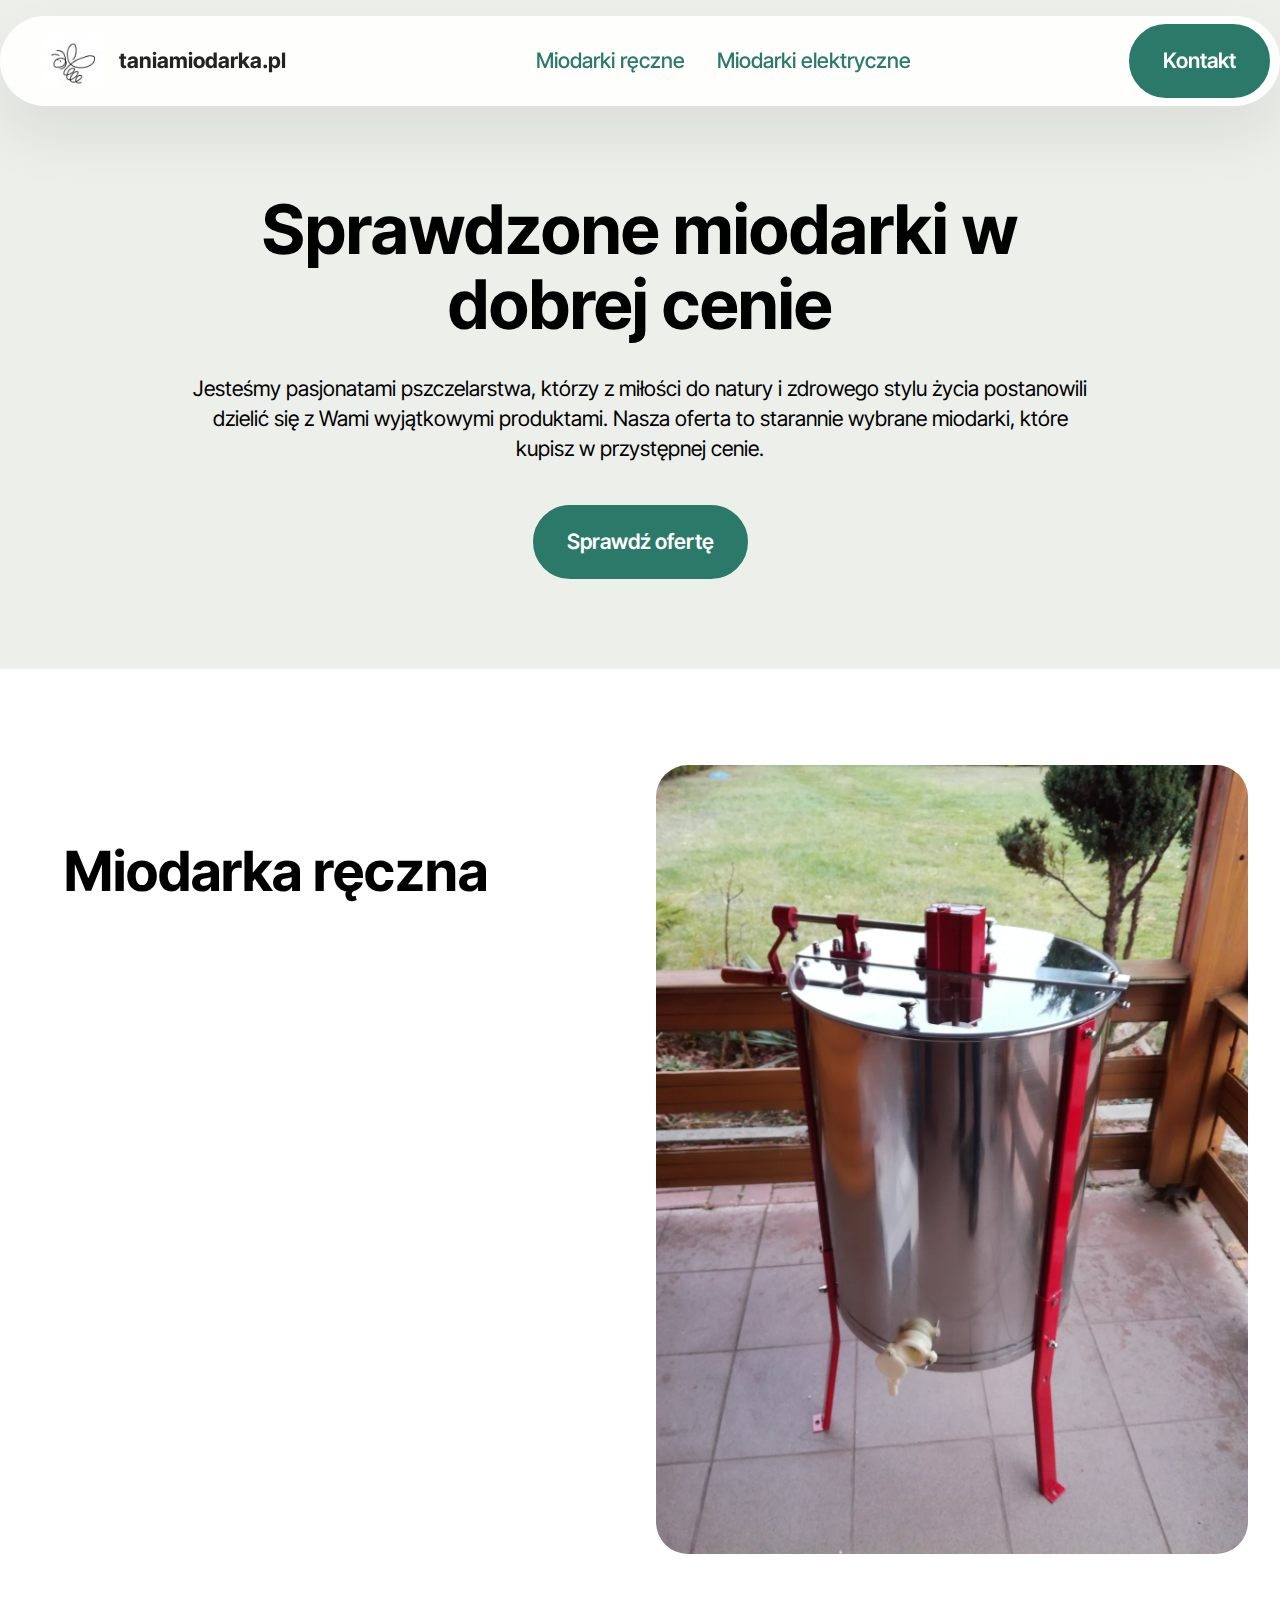
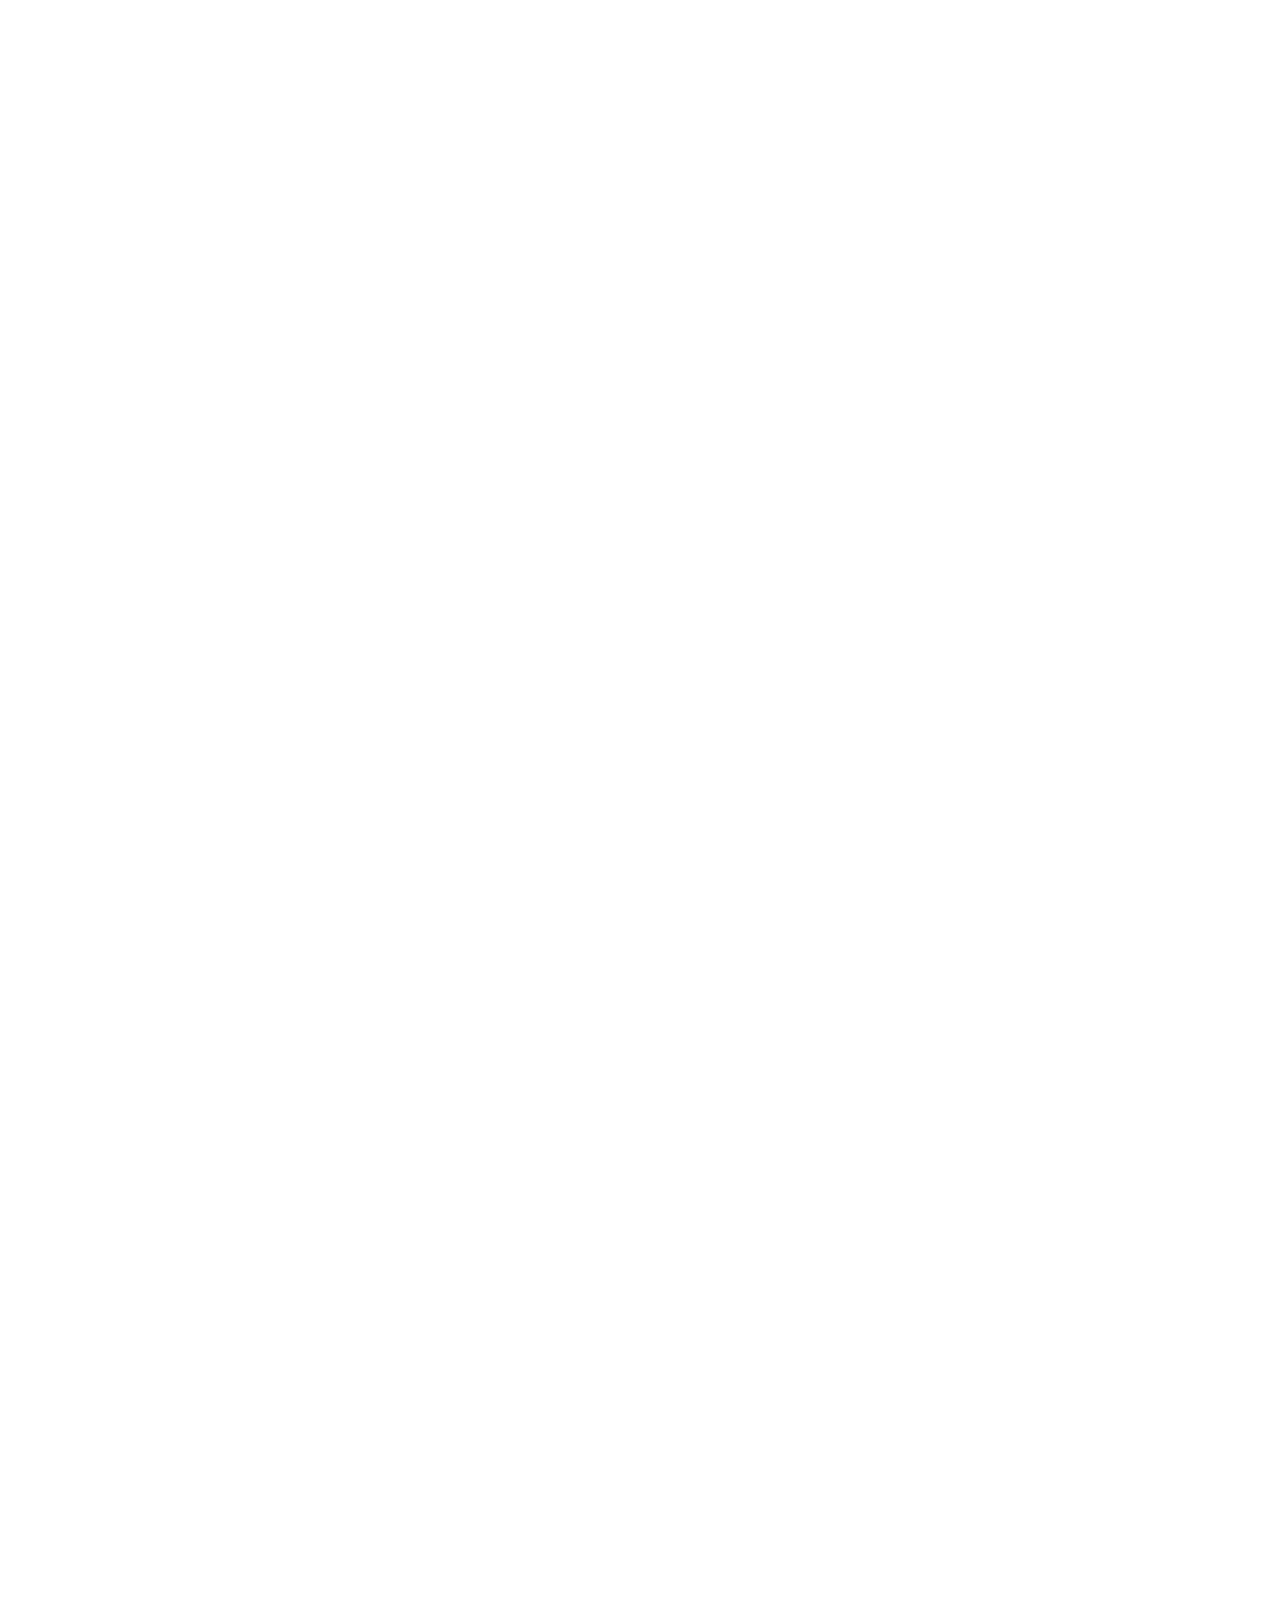
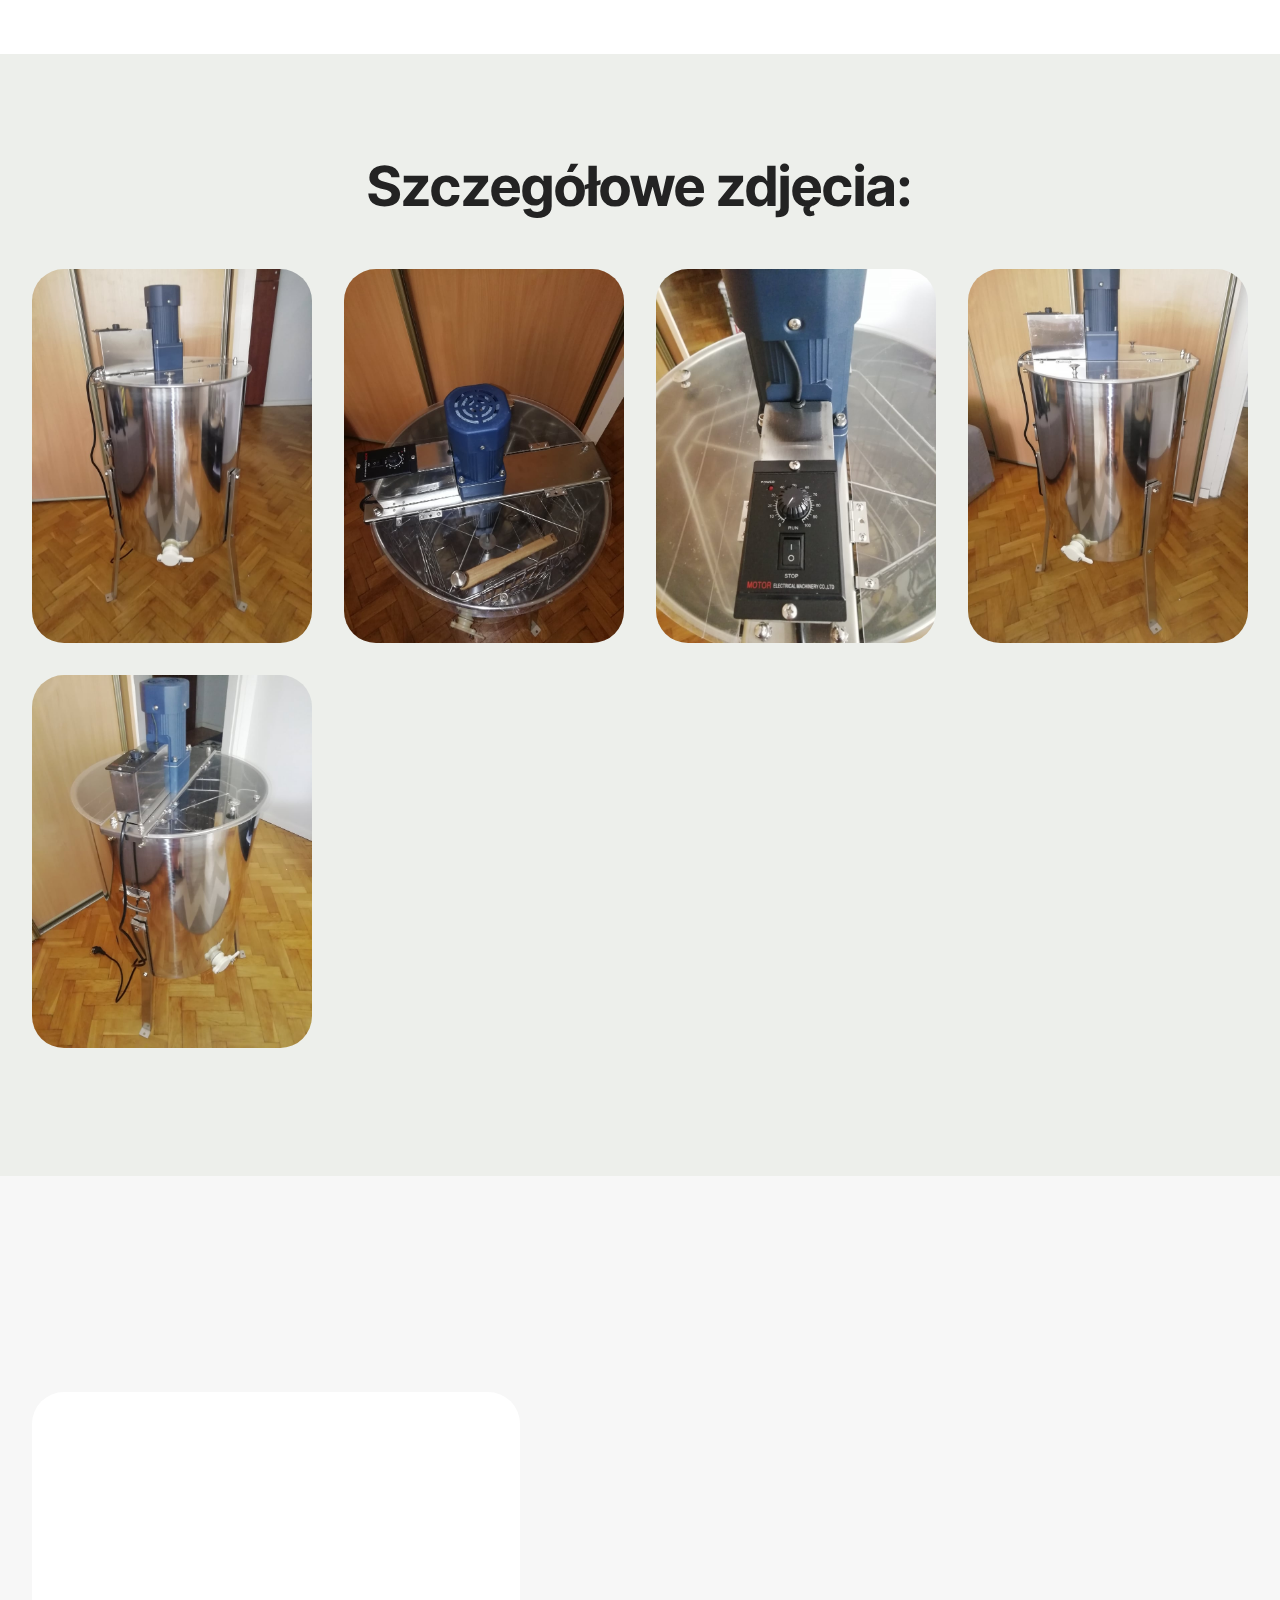
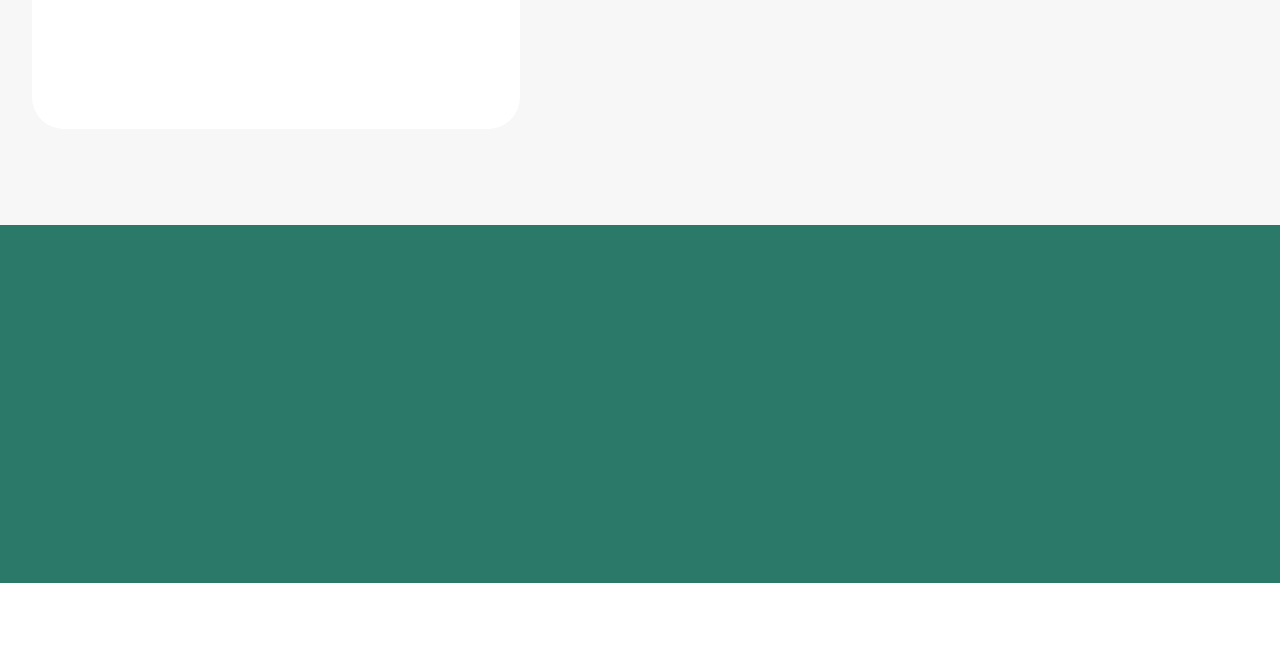
<file: index.html>
<!DOCTYPE html>
<html  >
<head>
  <!-- Site made with Mobirise Website Builder v5.9.18, https://mobirise.com -->
  <meta charset="UTF-8">
  <meta http-equiv="X-UA-Compatible" content="IE=edge">
  <meta name="generator" content="Mobirise v5.9.18, mobirise.com">
  <meta name="viewport" content="width=device-width, initial-scale=1, minimum-scale=1">
  <link rel="shortcut icon" href="assets/images/mbr-1-96x96.jpeg" type="image/x-icon">
  <meta name="description" content="Platforma do zamawiania tanich miodarek ręcznych i elektrycznych.">
  
  
  <title>taniamiodarka.pl</title>
  <link rel="stylesheet" href="assets/web/assets/mobirise-icons2/mobirise2.css">
  <link rel="stylesheet" href="assets/bootstrap/css/bootstrap.min.css">
  <link rel="stylesheet" href="assets/bootstrap/css/bootstrap-grid.min.css">
  <link rel="stylesheet" href="assets/bootstrap/css/bootstrap-reboot.min.css">
  <link rel="stylesheet" href="assets/animatecss/animate.css">
  <link rel="stylesheet" href="assets/dropdown/css/style.css">
  <link rel="stylesheet" href="assets/socicon/css/styles.css">
  <link rel="stylesheet" href="assets/theme/css/style.css">
  <link rel="stylesheet" href="assets/gallery/style.css">
  <link rel="preload" href="https://fonts.googleapis.com/css?family=Inter+Tight:100,200,300,400,500,600,700,800,900,100i,200i,300i,400i,500i,600i,700i,800i,900i&display=swap" as="style" onload="this.onload=null;this.rel='stylesheet'">
  <noscript><link rel="stylesheet" href="https://fonts.googleapis.com/css?family=Inter+Tight:100,200,300,400,500,600,700,800,900,100i,200i,300i,400i,500i,600i,700i,800i,900i&display=swap"></noscript>
  <link rel="preload" as="style" href="assets/mobirise/css/mbr-additional.css?v=WFWx8X"><link rel="stylesheet" href="assets/mobirise/css/mbr-additional.css?v=WFWx8X" type="text/css">

  
  
  
</head>
<body>
  
  <section data-bs-version="5.1" class="menu menu2 cid-tJS6tZXiPa" once="menu" id="menu02-0">
	

	<nav class="navbar navbar-dropdown navbar-fixed-top navbar-expand-lg">
		<div class="container">
			<div class="navbar-brand">
				<span class="navbar-logo">
					<a href="index.html#top">
						<img src="assets/images/mbr-1-96x96.jpeg" alt="Mobirise Website Builder" style="height: 3rem;">
					</a>
				</span>
				<span class="navbar-caption-wrap"><a class="navbar-caption text-black text-primary display-4" href="index.html#top">taniamiodarka.pl</a></span>
			</div>
			<button class="navbar-toggler" type="button" data-toggle="collapse" data-bs-toggle="collapse" data-target="#navbarSupportedContent" data-bs-target="#navbarSupportedContent" aria-controls="navbarNavAltMarkup" aria-expanded="false" aria-label="Toggle navigation">
				<div class="hamburger">
					<span></span>
					<span></span>
					<span></span>
					<span></span>
				</div>
			</button>
			<div class="collapse navbar-collapse" id="navbarSupportedContent">
				<ul class="navbar-nav nav-dropdown" data-app-modern-menu="true"><li class="nav-item"><a class="nav-link link text-primary display-4" href="index.html#features038-1l">Miodarki ręczne</a></li><li class="nav-item"><a class="nav-link link text-primary display-4" href="index.html#features024-1r">Miodarki elektryczne</a></li></ul>
				
				<div class="navbar-buttons mbr-section-btn"><a class="btn btn-primary display-4" href="index.html#contacts02-9">Kontakt</a></div>
			</div>
		</div>
	</nav>
</section>

<section data-bs-version="5.1" class="header5 cid-tJS6uM4N87" id="header05-1">
	

	
	
	
	<div class="align-center container">
		<div class="row justify-content-center">
			<div class="col-md-12 col-lg-9">
				<h1 class="mbr-section-title mbr-fonts-style mb-4 display-1"><strong>Sprawdzone miodarki w dobrej cenie</strong></h1>
				<p class="mbr-text mbr-fonts-style mb-4 display-7">Jesteśmy pasjonatami pszczelarstwa, którzy z miłości do natury i zdrowego stylu życia postanowili dzielić się z Wami wyjątkowymi produktami. Nasza oferta to starannie wybrane miodarki, które kupisz w przystępnej cenie.</p>
				<div class="mbr-section-btn mt-3"><a class="btn btn-primary display-7" href="index.html#features038-1l">Sprawdź ofertę</a></div>
			</div>
		</div>
		<div class="row mt-5 justify-content-center">
			
		</div>
	</div>
</section>

<section data-bs-version="5.1" class="features38 cid-uvVkbAOAKo" id="features038-1l">
    

    
    

    <div class="container">
        <div class="row justify-content-center">
            <div class="col-12 col-md-12 col-lg">
                <div class="text-wrapper align-left">
                    <h1 class="mbr-section-title mbr-fonts-style mb-4 display-2">
                        <strong>Miodarka ręczna</strong></h1>
                    <p class="mbr-text align-left mbr-fonts-style mb-4 display-7">- Miodarka 4-ramkowa ze stali nierdzewnej<br>- Posiada bezawaryjny ręczny napęd, wał napędowy wykonany z wytrzymałej stali, a korbowody z żeliwa.<br>- Bęben przykryty jest zdejmowanymi pokrywami z pleksi<br>- Odkręcane stalowe nogi<br>- Wyjmowany kosz łatwy do umycia<br>- Wygodny zawór spustowy 40mm<br>- Dno w kształcie stożka<br>- Miodarka&nbsp; pomieści 4 ramki wielkopolskie lub warszawskie zwykłe&nbsp;<br><strong>- Atrakcyjna cena 799zł</strong></p>
                    <div class="mbr-section-btn align-left mt-3"><a class="btn btn-primary display-7" href="index.html#contacts02-9">Zamów telefonicznie&nbsp; tel. 733 175 744</a> <a class="btn btn-primary-outline display-7" href="index.html#gallery03-1q">Więcej zdjęć...</a></div>
                </div>
            </div>
            <div class="col-12 col-md-12 col-lg-6 image-wrapper">
                <img class="w-100" src="assets/images/img-20191114-151355-1256x1675.jpg" alt="Mobirise Website Builder">
            </div>
        </div>
        
        
    </div>
</section>

<section data-bs-version="5.1" class="features024 cid-uyEjH6HPNb" id="features024-1r">
  

  
  

  <div class="container">
    <div class="row justify-content-center align-items-center">
      <div class="col-12">
        <div class="card-wrapper">
          <div class="row">
            <div class="col-12 col-md-12 col-lg-5 image-wrapper">
              <img class="w-100" src="assets/images/img-20240511-101150-1256x1675.jpg" alt="Mobirise Website Builder">
            </div>
            <div class="col-12 col-lg col-md-12">
              <div class="text-wrapper align-left">
                <h5 class="mbr-section-title mbr-fonts-style mb-4 display-2"><strong>Miodarka elektryczna</strong></h5>
                
                <p class="mbr-text mbr-fonts-style mb-4 display-7">- Miodarka 4-ramkowa ze stali nierdzewnej
<br>- Napęd elektryczny, zasilanie 230V/50Hz
<br>- Płynna regulacja prędkości wirowania
<br>- Zabezpieczenie przed uruchomieniem przy otwartej pokrywie
<br>- Bęben przykryty jest zdejmowanymi pokrywami z pleksi
<br>- Odkręcane stalowe nogi
<br>- Wyjmowany kosz łatwy do umycia
<br>- Wygodny zawór spustowy 40mm
<br>- Dno w kształcie stożka
<br>- Miodarka pomieści 4 ramki wielkopolskie lub warszawskie zwykłe&nbsp;<br>- <strong>Atrakcyjna cena 999zł</strong></p>
                <div class="mbr-section-btn mt-3"><a class="btn btn-lg btn-primary display-7" href="index.html#contacts02-9">Zamów telefonicznie tel. 733 175 744</a> <a class="btn btn-lg btn-primary-outline display-7" href="index.html#gallery02-v">Więcej  zdjęć...</a></div>
              </div>
            </div>
          </div>
        </div>
      </div>
    </div>
  </div>
</section>

<section data-bs-version="5.1" class="gallery3 cid-ux2XcE9K1T" id="gallery03-1q">
    
    
    <div class="container-fluid">
      <div class="row justify-content-center">
        <div class="col-12 content-head">
          <div class="mbr-section-head mb-5">
            <h4 class="mbr-section-title mbr-fonts-style align-center mb-0 display-2">
              <strong>Szczegółowe zdjęcia:</strong></h4>
            
          </div>
        </div>
      </div>
      <div class="row">
        <div class="item features-image col-12 col-md-6 col-lg-3">
          <div class="item-wrapper">
            <div class="item-img">
              <img src="assets/images/img-20191114-151400-838x1117.jpg" alt="Mobirise Website Builder" title="" data-slide-to="0" data-bs-slide-to="0">
            </div>
            
          </div>
        </div>
        <div class="item features-image col-12 col-md-6 col-lg-3">
          <div class="item-wrapper">
            <div class="item-img">
              <img src="assets/images/75521922-477748149501799-5533987334225133568-n-838x1117.jpg" alt="Mobirise Website Builder" title="" data-slide-to="1" data-bs-slide-to="1">
            </div>
            
          </div>
        </div>
        <div class="item features-image col-12 col-md-6 col-lg-3">
          <div class="item-wrapper">
            <div class="item-img">
              <img src="assets/images/75302637-982551205452027-2927904610414755840-n-1-838x1117.jpg" alt="Mobirise Website Builder" title="" data-slide-to="2" data-bs-slide-to="2">
            </div>
            
          </div>
        </div>
        <div class="item features-image col-12 col-md-6 col-lg-3">
          <div class="item-wrapper">
            <div class="item-img">
              <img src="assets/images/75380249-495745761299636-499291378384109568-n-838x629.jpg" alt="Mobirise Website Builder" title="" data-slide-to="3" data-bs-slide-to="3">
            </div>
            
          </div>
        </div>
      </div>
    </div>
  </section>

<section data-bs-version="5.1" class="gallery1 mbr-gallery cid-tMlDYtQ5fF" id="gallery02-v">
    

    
    

    <div class="container-fluid">
        <div class="row justify-content-center">
            <div class="col-12 content-head">
                <div class="mbr-section-head mb-5">
                    <h3 class="mbr-section-title mbr-fonts-style align-center m-0 display-2"><strong>Szczegółowe zdjęcia:</strong></h3>
                    
                </div>
            </div>
        </div>
        <div class="row mbr-gallery mbr-masonry" data-masonry="{&quot;percentPosition&quot;: true }">
            <div class="col-12 col-md-6 col-lg-3 item gallery-image active">
                <div class="item-wrapper" data-toggle="modal" data-bs-toggle="modal" data-target="#uAZzlTZyCz-modal" data-bs-target="#uAZzlTZyCz-modal">
                    <img class="w-100" src="assets/images/img-20240511-101246-838x1117.jpg" alt="Elektryk3" data-slide-to="0" data-bs-slide-to="0" data-target="#lb-uAZzlTZyCz" data-bs-target="#lb-uAZzlTZyCz">
                    <div class="icon-wrapper">
                        <span class="mobi-mbri mobi-mbri-search mbr-iconfont mbr-iconfont-btn"></span>
                    </div>
                </div>
                
            </div><div class="col-12 col-md-6 col-lg-3 item gallery-image">
                <div class="item-wrapper" data-toggle="modal" data-bs-toggle="modal" data-target="#uAZzlTZyCz-modal" data-bs-target="#uAZzlTZyCz-modal">
                    <img class="w-100" src="assets/images/img-20240511-101200-838x1117.jpg" alt="Elektryk1" data-slide-to="1" data-bs-slide-to="1" data-target="#lb-uAZzlTZyCz" data-bs-target="#lb-uAZzlTZyCz">
                    <div class="icon-wrapper">
                        <span class="mobi-mbri mobi-mbri-search mbr-iconfont mbr-iconfont-btn"></span>
                    </div>
                </div>
                
            </div>
            
            
            <div class="col-12 col-md-6 col-lg-3 item gallery-image">
                <div class="item-wrapper" data-toggle="modal" data-bs-toggle="modal" data-target="#uAZzlTZyCz-modal" data-bs-target="#uAZzlTZyCz-modal">
                    <img class="w-100" src="assets/images/img-20240511-100611-838x1117.jpg" alt="Elektryk5" data-slide-to="2" data-bs-slide-to="2" data-target="#lb-uAZzlTZyCz" data-bs-target="#lb-uAZzlTZyCz">
                    <div class="icon-wrapper">
                        <span class="mobi-mbri mobi-mbri-search mbr-iconfont mbr-iconfont-btn"></span>
                    </div>
                </div>
                
            </div>
            <div class="col-12 col-md-6 col-lg-3 item gallery-image">
                <div class="item-wrapper" data-toggle="modal" data-bs-toggle="modal" data-target="#uAZzlTZyCz-modal" data-bs-target="#uAZzlTZyCz-modal">
                    <img class="w-100" src="assets/images/img-20240511-101219-838x1117.jpg" alt="Elektryk2" data-slide-to="3" data-bs-slide-to="3" data-target="#lb-uAZzlTZyCz" data-bs-target="#lb-uAZzlTZyCz">
                    <div class="icon-wrapper">
                        <span class="mobi-mbri mobi-mbri-search mbr-iconfont mbr-iconfont-btn"></span>
                    </div>
                </div>
                
            </div>
            
            <div class="col-12 col-md-6 col-lg-3 item gallery-image">
                <div class="item-wrapper" data-toggle="modal" data-bs-toggle="modal" data-target="#uAZzlTZyCz-modal" data-bs-target="#uAZzlTZyCz-modal">
                    <img class="w-100" src="assets/images/img-20240511-101150-838x1117.jpg" alt="Elektryk4" data-slide-to="4" data-bs-slide-to="4" data-target="#lb-uAZzlTZyCz" data-bs-target="#lb-uAZzlTZyCz">
                    <div class="icon-wrapper">
                        <span class="mobi-mbri mobi-mbri-search mbr-iconfont mbr-iconfont-btn"></span>
                    </div>
                </div>
                
            </div>
        </div>

        <div class="modal mbr-slider" tabindex="-1" role="dialog" aria-hidden="true" id="uAZzlTZyCz-modal">
            <div class="modal-dialog" role="document">
                <div class="modal-content">
                    <div class="modal-body">
                        <div class="carousel slide" id="lb-uAZzlTZyCz" data-interval="5000" data-bs-interval="5000">
                            <div class="carousel-inner">
                                <div class="carousel-item active">
                                    <img class="d-block w-100" src="assets/images/img-20240511-101246-838x1117.jpg" alt="Mobirise Website Builder">
                                </div><div class="carousel-item">
                                    <img class="d-block w-100" src="assets/images/img-20240511-101200-838x1117.jpg" alt="Mobirise Website Builder">
                                </div>
                                
                                
                                <div class="carousel-item">
                                    <img class="d-block w-100" src="assets/images/img-20240511-100611-838x1117.jpg" alt="Mobirise Website Builder">
                                </div>
                                <div class="carousel-item">
                                    <img class="d-block w-100" src="assets/images/img-20240511-101219-838x1117.jpg" alt="Mobirise Website Builder">
                                </div>
                                
                                <div class="carousel-item">
                                    <img class="d-block w-100" src="assets/images/img-20240511-101150-838x1117.jpg" alt="Mobirise Website Builder">
                                </div>
                            </div>
                            <ol class="carousel-indicators">
                                <li data-slide-to="0" data-bs-slide-to="0" class="active" data-target="#lb-uAZzlTZyCz" data-bs-target="#lb-uAZzlTZyCz"></li>
                                <li data-slide-to="1" data-bs-slide-to="1" data-target="#lb-uAZzlTZyCz" data-bs-target="#lb-uAZzlTZyCz"></li>
                                <li data-slide-to="2" data-bs-slide-to="2" data-target="#lb-uAZzlTZyCz" data-bs-target="#lb-uAZzlTZyCz"></li>
                                <li data-slide-to="3" data-bs-slide-to="3" data-target="#lb-uAZzlTZyCz" data-bs-target="#lb-uAZzlTZyCz"></li>
                                <li data-slide-to="4" data-bs-slide-to="4" data-target="#lb-uAZzlTZyCz" data-bs-target="#lb-uAZzlTZyCz"></li>
                                
                                
                            </ol>
                            <a role="button" href="" class="close" data-dismiss="modal" data-bs-dismiss="modal" aria-label="Close">
                            </a>
                            <a class="carousel-control-prev carousel-control" role="button" data-slide="prev" data-bs-slide="prev" href="#lb-uAZzlTZyCz">
                                <span class="mobi-mbri mobi-mbri-arrow-prev" aria-hidden="true"></span>
                                <span class="sr-only visually-hidden">Previous</span>
                            </a>
                            <a class="carousel-control-next carousel-control" role="button" data-slide="next" data-bs-slide="next" href="#lb-uAZzlTZyCz">
                                <span class="mobi-mbri mobi-mbri-arrow-next" aria-hidden="true"></span>
                                <span class="sr-only visually-hidden">Next</span>
                            </a>
                        </div>
                    </div>
                </div>
            </div>
        </div>
    </div>
</section>

<section data-bs-version="5.1" class="contacts2 map1 cid-tLdYHD757A" id="contacts02-9">

    

    
    <div class="container">
        <div class="mbr-section-head mb-5">
            <h3 class="mbr-section-title mbr-fonts-style align-center mb-0 display-2">
                <strong>Kontakt</strong></h3>
            
        </div>
        <div class="row justify-content-center mt-4">
            <div class="card col-12 col-md-5">
                <div class="card-wrapper">
                    <div class="text-wrapper">
                        <h5 class="cardTitle mbr-fonts-style mb-2 display-5">
                        <strong>Pozostańmy w kontakcie:</strong></h5>
                    <ul class="list mbr-fonts-style display-7">
                        <li class="mbr-text item-wrap"><span style="font-size: 1.4rem;"><strong>Tel.</strong> : <a href="tel:733 175 744" class="text-primary">733 175 744</a></span><br></li>
                        <li class="mbr-text item-wrap"><strong>WhatsApp:</strong> <a href="https://wa.me/733 175 744" class="text-primary">733 175 744</a></li>
                        <li class="mbr-text item-wrap"><strong>Email:</strong>&nbsp;<a href="mailto:taniamiodarka@o2.pl" class="text-primary">taniamiodarka@o2.pl</a></li><li class="mbr-text item-wrap"><br></li>
                        <li class="mbr-text item-wrap"><strong>Odbiór osobisty: </strong></li><li class="mbr-text item-wrap"><span style="font-size: 1.4rem;">ul. Dobiszewskiego 2, Warszawa&nbsp;</span></li>
                    </ul>
                    </div>
                </div>
            </div>
            <div class="map-wrapper col-12 col-md-7">
                <div class="google-map"><iframe frameborder="0" style="border:0" src="https://www.google.com/maps/embed?pb=!1m18!1m12!1m3!1d1644.4181387637195!2d20.95430110616489!3d52.24612189021569!2m3!1f0!2f0!3f0!3m2!1i1024!2i768!4f13.1!3m3!1m2!1s0x471ecb75a4d5f5b1%3A0xae4b8f2f4f1003b4!2sAntoniego%20Dobiszewskiego%202%2C%2001-405%20Warszawa!5e0!3m2!1spl!2spl!4v1734283810429!5m2!1spl!2spl" allowfullscreen=""></iframe></div>
            </div>
        </div>
    </div>
</section>

<section data-bs-version="5.1" class="footer1 programm5 cid-tJS9NNcTLZ" once="footers" id="footer03-8">

        

    

    <div class="container">
        <div class="row">

            

            <div class="col-12">
                <div class="social-row">
                    <div class="soc-item">
                        <a href="index.html#header05-1">
                            <span class="mbr-iconfont display-7 socicon-facebook socicon"></span>
                        </a>
                    </div>
                    <div class="soc-item">
                        <a href="index.html#top">
                            <span class="mbr-iconfont socicon-youtube socicon"></span>
                        </a>
                    </div>
                    <div class="soc-item">
                        <a href="https://mobiri.se/" target="_blank">
                            <span class="mbr-iconfont socicon-instagram socicon"></span>
                        </a>
                    </div>
                    
                    
                </div>
            </div>
            <div class="col-12 mt-5">
                <p class="mbr-fonts-style copyright display-7">
                    © Copyright 2025 taniamiodarka.pl - All Rights Reserved
                </p>
            </div>
        </div>
    </div>
</section><section class="display-7" style="padding: 0;align-items: center;justify-content: center;flex-wrap: wrap;    align-content: center;display: flex;position: relative;height: 4rem;"><a href="https://mobiri.se/3623241" style="flex: 1 1;height: 4rem;position: absolute;width: 100%;z-index: 1;"><img alt="" style="height: 4rem;" src="[data-uri]"></a><p style="margin: 0;text-align: center;" class="display-7">&#8204;</p><a style="z-index:1" href="https://mobirise.com"> Website Building Software</a></section><script src="assets/bootstrap/js/bootstrap.bundle.min.js"></script>  <script src="assets/smoothscroll/smooth-scroll.js"></script>  <script src="assets/ytplayer/index.js"></script>  <script src="assets/dropdown/js/navbar-dropdown.js"></script>  <script src="assets/masonry/masonry.pkgd.min.js"></script>  <script src="assets/imagesloaded/imagesloaded.pkgd.min.js"></script>  <script src="assets/theme/js/script.js"></script>  <script src="assets/gallery/player.min.js"></script>  <script src="assets/gallery/script.js"></script>  
  
  
  <input name="animation" type="hidden">
  </body>
</html>
</file>
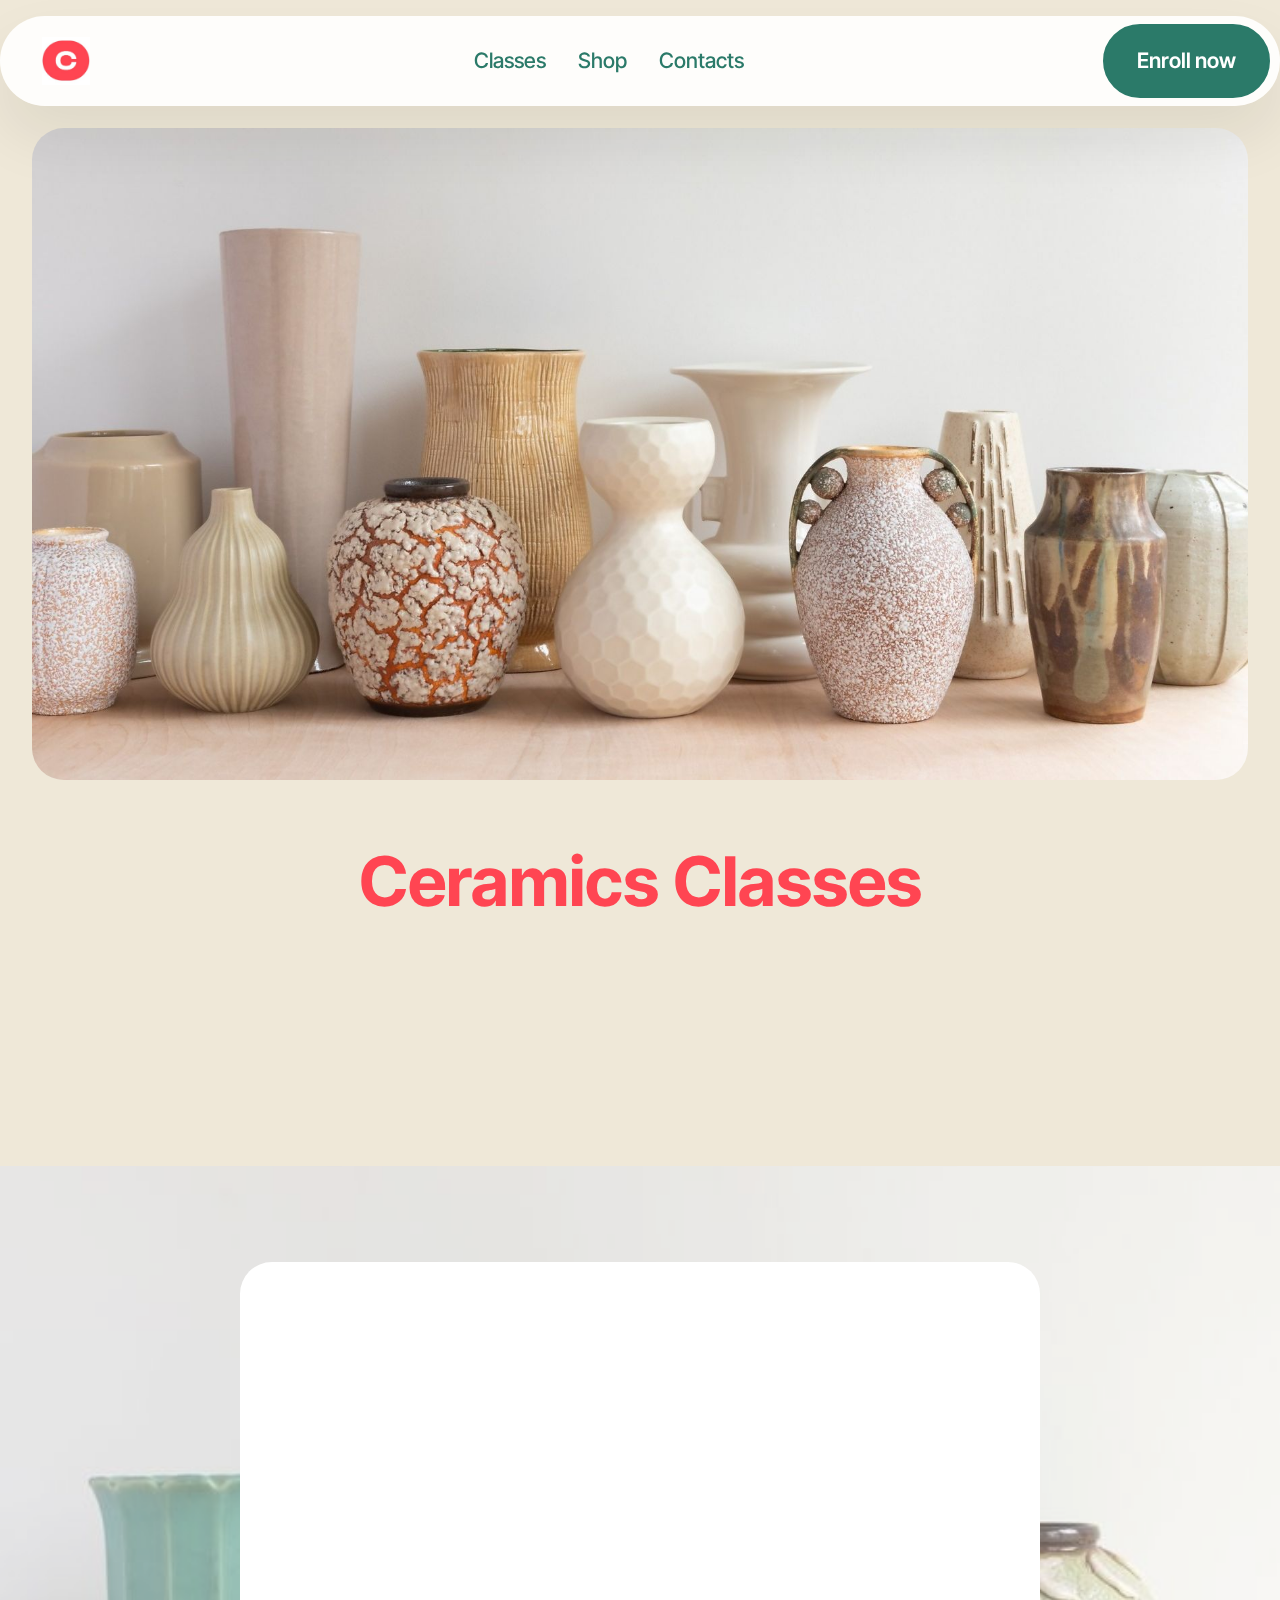
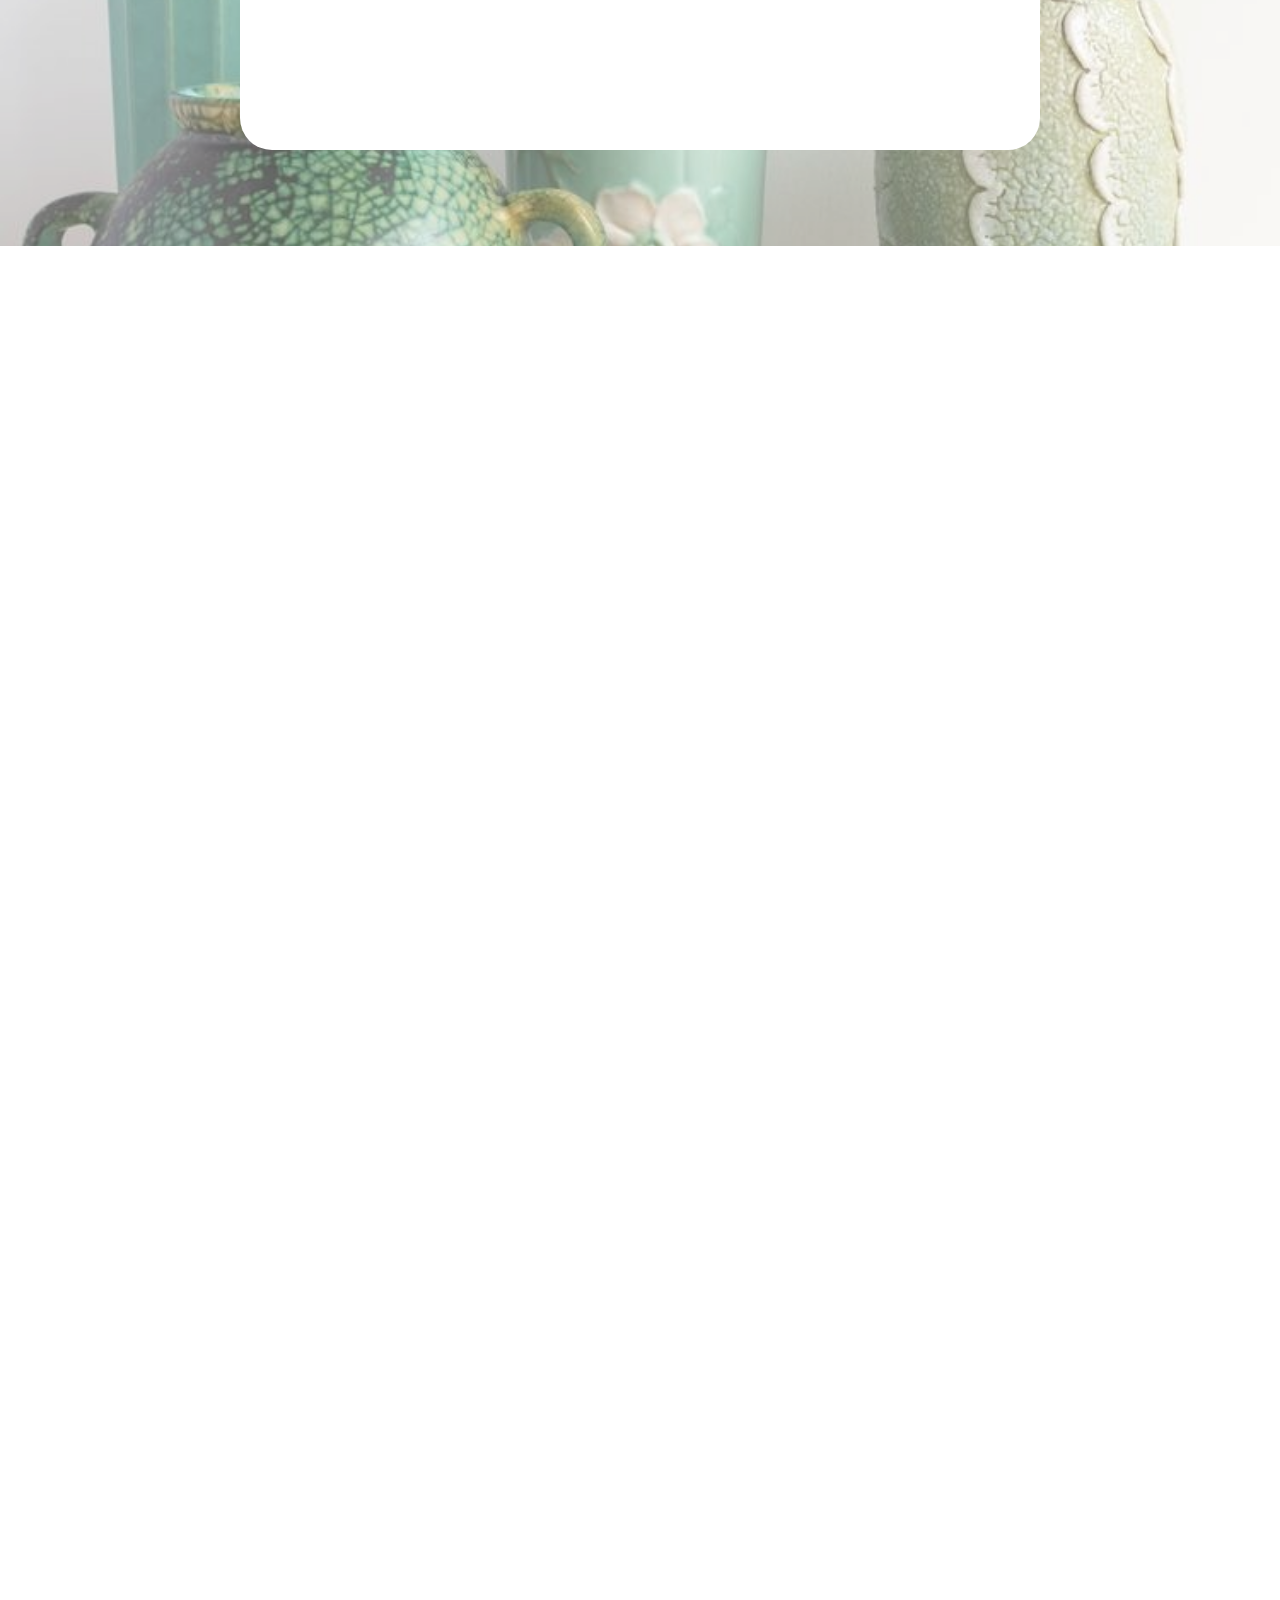
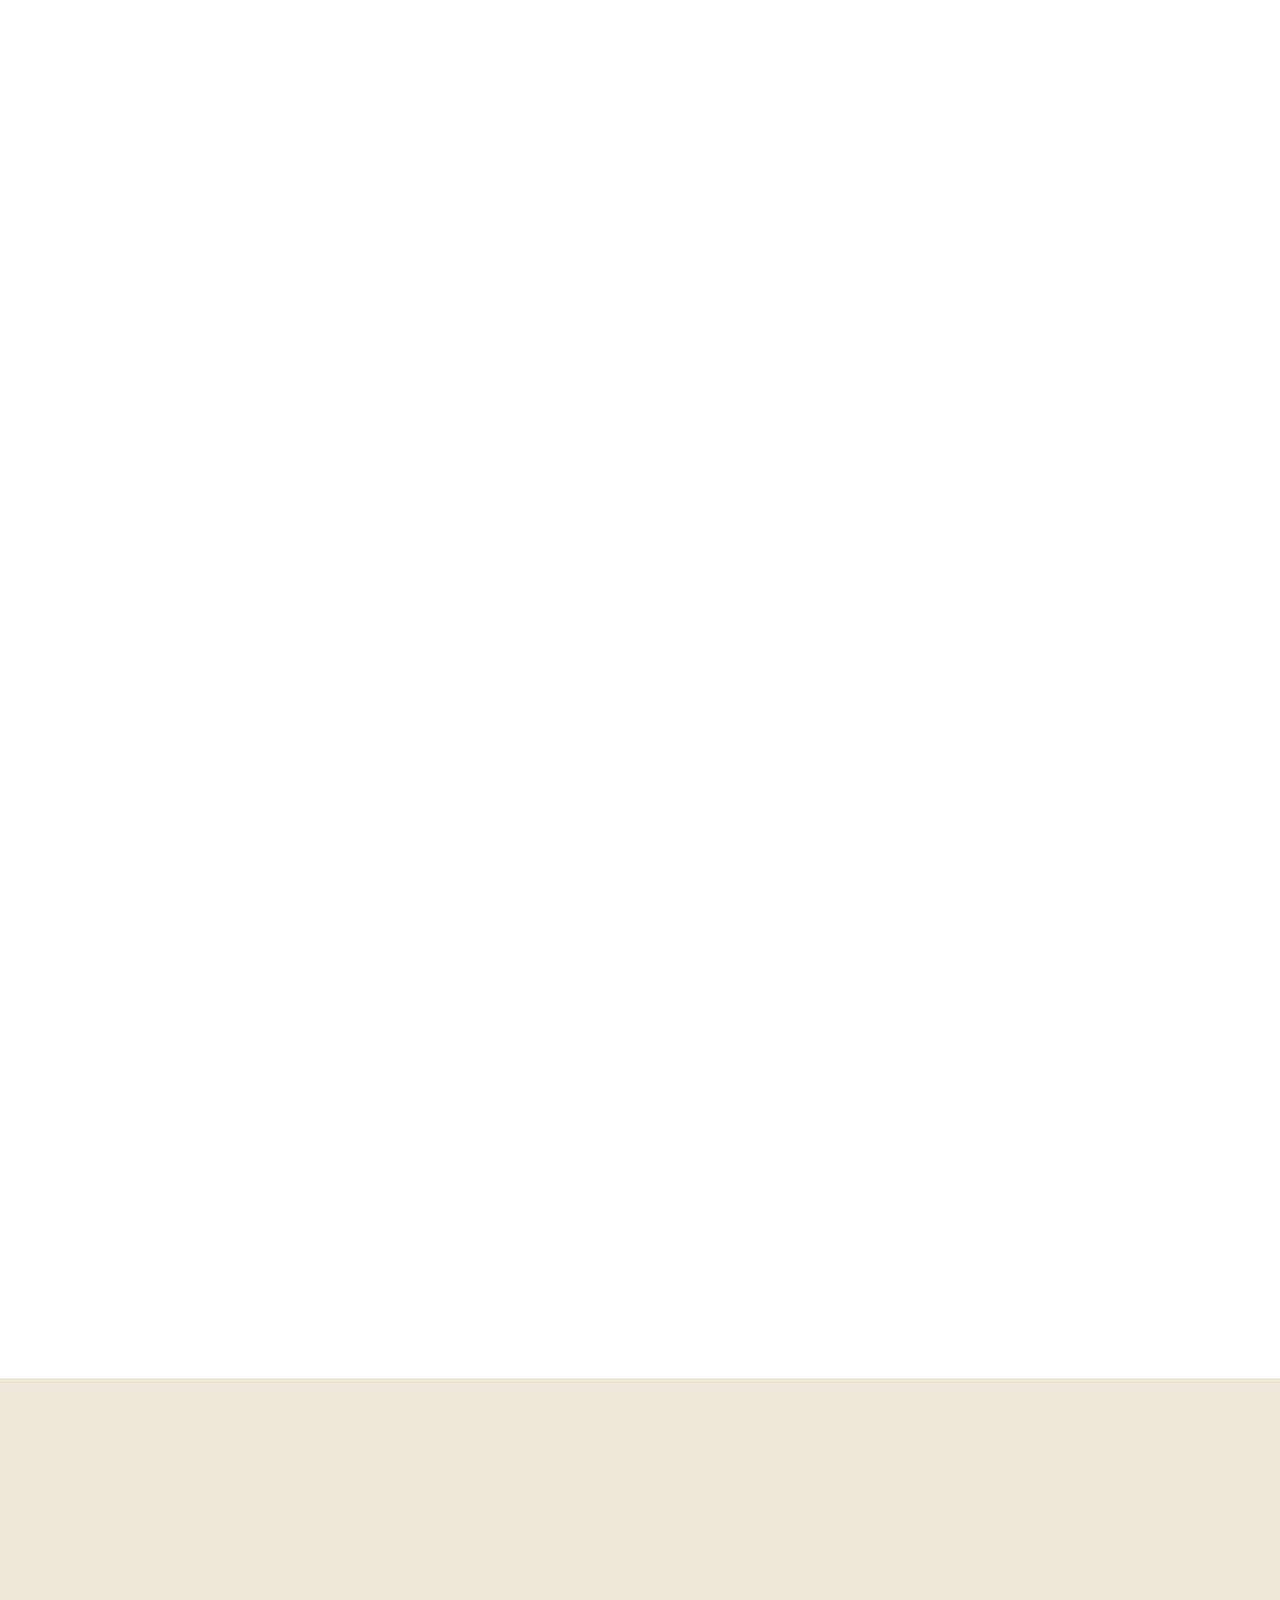
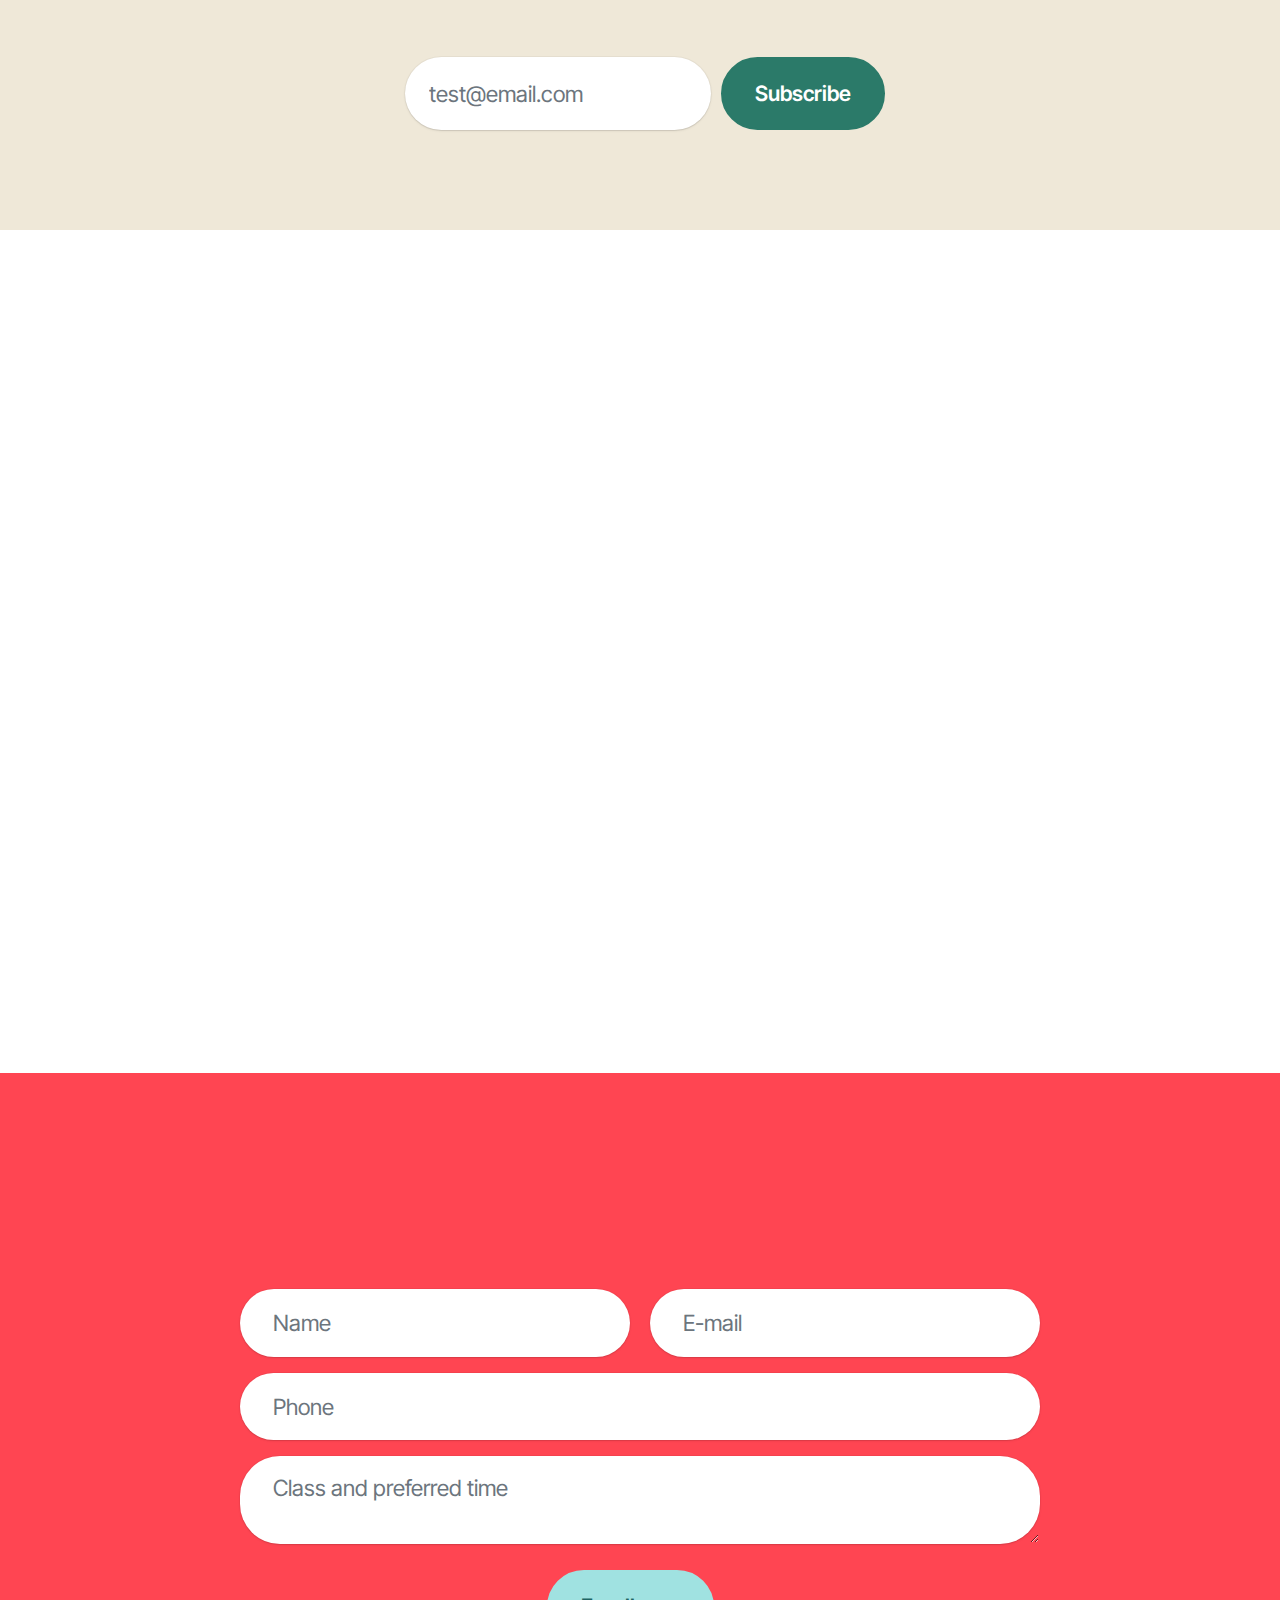
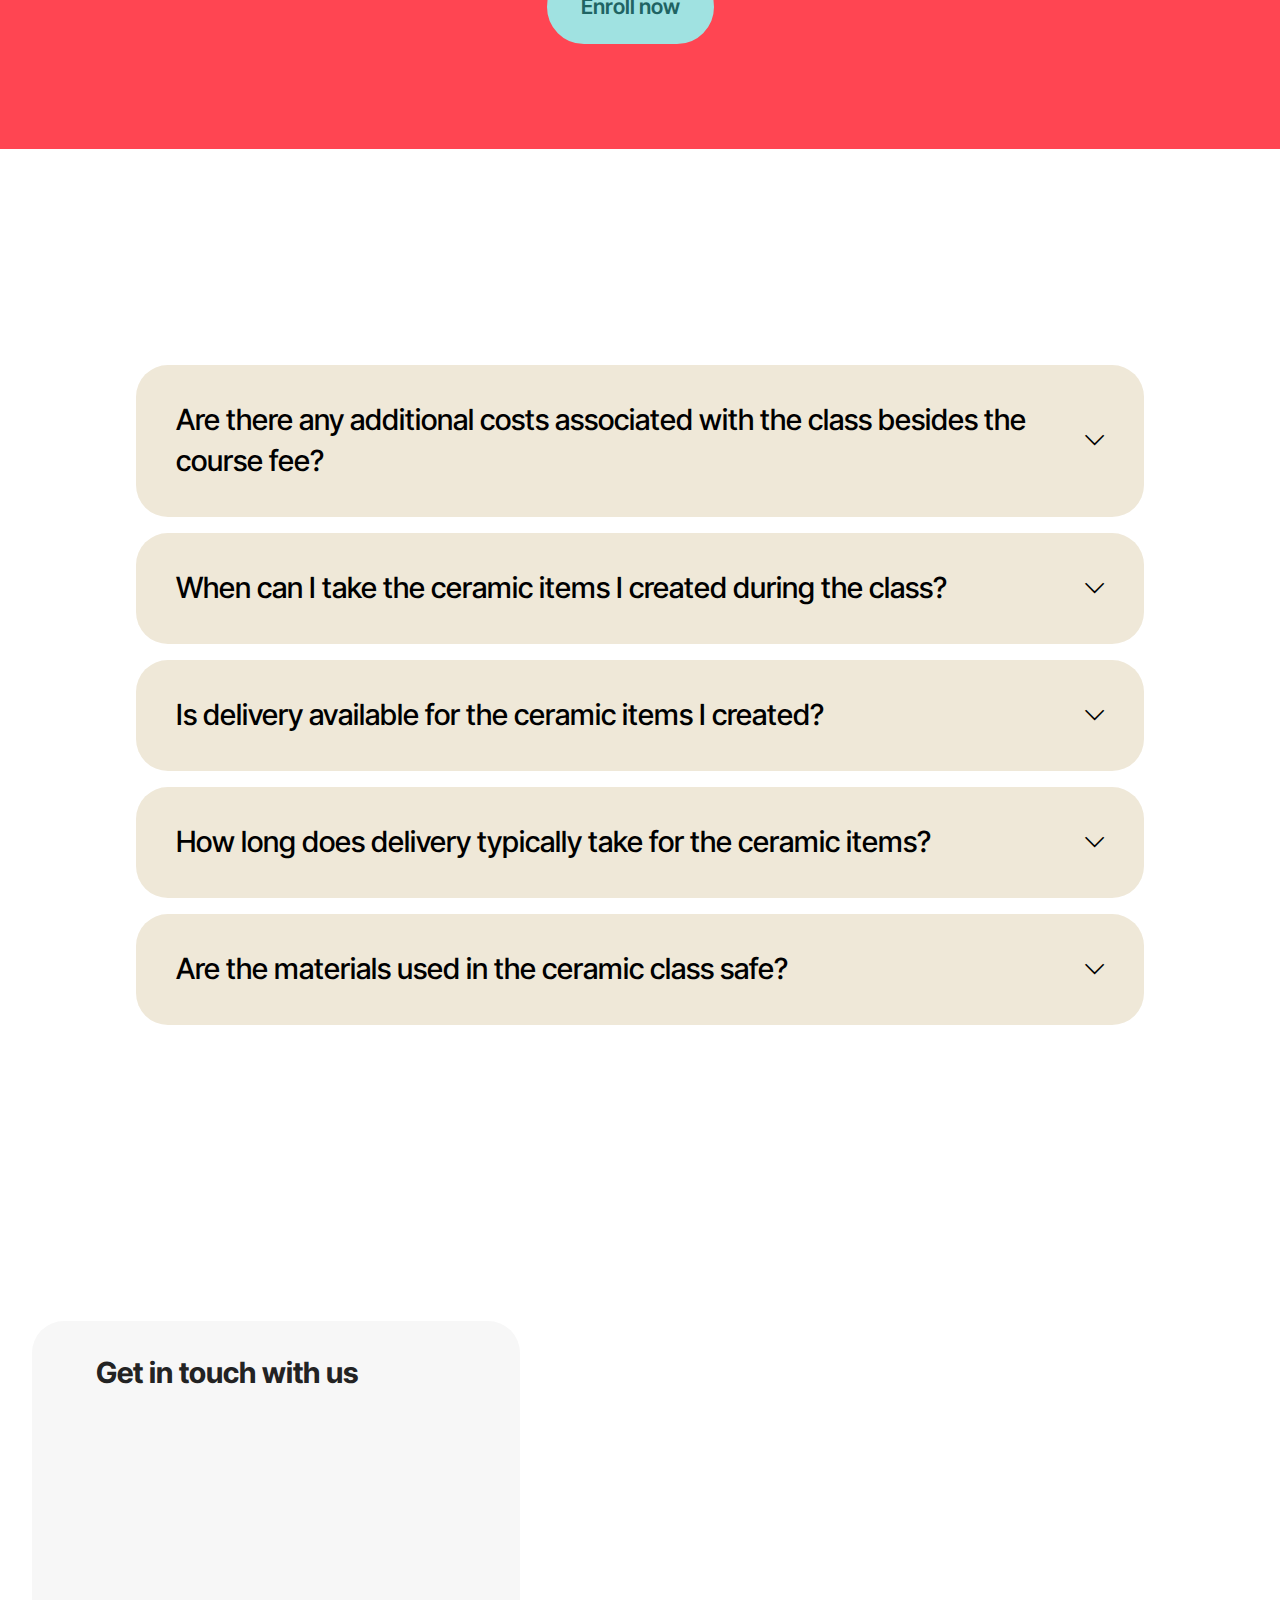
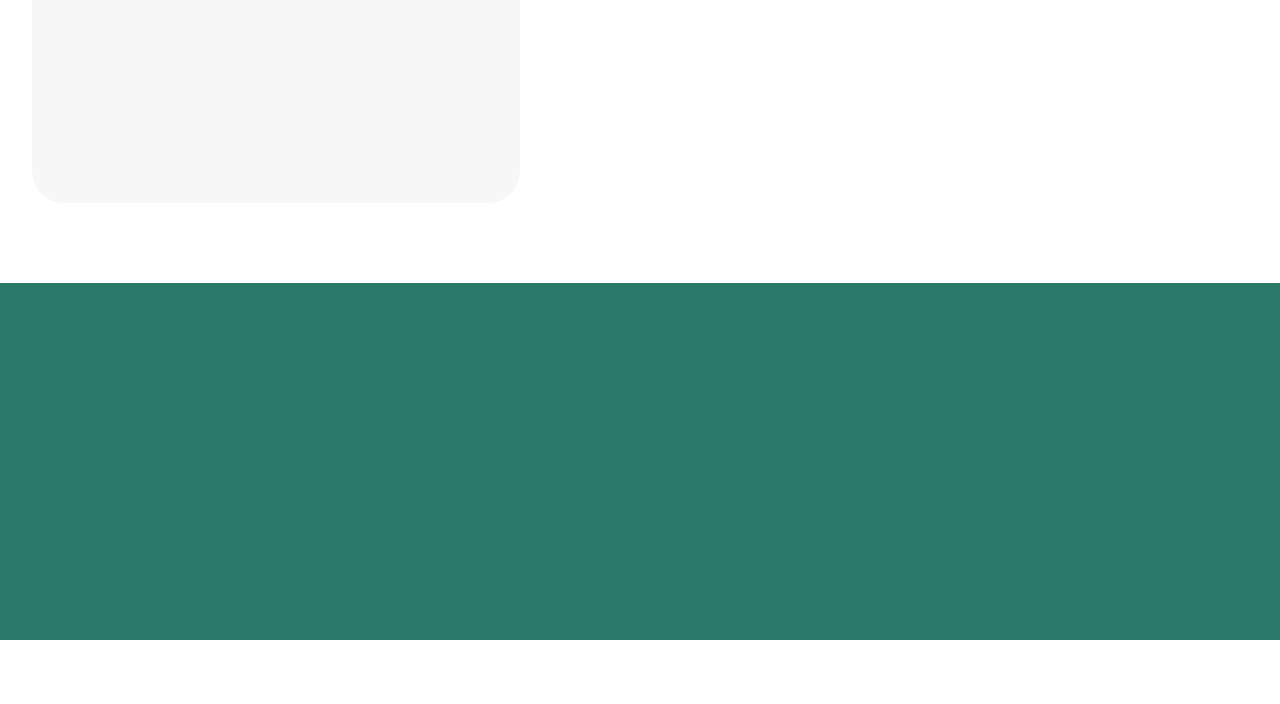
<file: page1.html>
<!DOCTYPE html>
<html  >
<head>
  <!-- Site made with Mobirise Website Builder v5.9.18, https://mobirise.com -->
  <meta charset="UTF-8">
  <meta http-equiv="X-UA-Compatible" content="IE=edge">
  <meta name="generator" content="Mobirise v5.9.18, mobirise.com">
  <meta name="viewport" content="width=device-width, initial-scale=1, minimum-scale=1">
  <link rel="shortcut icon" href="assets/images/mbr-1-96x96.jpeg" type="image/x-icon">
  <meta name="description" content="">
  
  
  <title>Page 1</title>
  <link rel="stylesheet" href="assets/web/assets/mobirise-icons2/mobirise2.css">
  <link rel="stylesheet" href="assets/bootstrap/css/bootstrap.min.css">
  <link rel="stylesheet" href="assets/bootstrap/css/bootstrap-grid.min.css">
  <link rel="stylesheet" href="assets/bootstrap/css/bootstrap-reboot.min.css">
  <link rel="stylesheet" href="assets/animatecss/animate.css">
  <link rel="stylesheet" href="assets/dropdown/css/style.css">
  <link rel="stylesheet" href="assets/socicon/css/styles.css">
  <link rel="stylesheet" href="assets/theme/css/style.css">
  <link rel="preload" href="https://fonts.googleapis.com/css?family=Inter+Tight:100,200,300,400,500,600,700,800,900,100i,200i,300i,400i,500i,600i,700i,800i,900i&display=swap" as="style" onload="this.onload=null;this.rel='stylesheet'">
  <noscript><link rel="stylesheet" href="https://fonts.googleapis.com/css?family=Inter+Tight:100,200,300,400,500,600,700,800,900,100i,200i,300i,400i,500i,600i,700i,800i,900i&display=swap"></noscript>
  <link rel="preload" as="style" href="assets/mobirise/css/mbr-additional.css?v=nFByqQ"><link rel="stylesheet" href="assets/mobirise/css/mbr-additional.css?v=nFByqQ" type="text/css">

  
  
  
</head>
<body>
  
  <section data-bs-version="5.1" class="menu menu1 cid-tJGsCG1vVL" once="menu" id="menu01-1">
	

	<nav class="navbar navbar-dropdown navbar-fixed-top navbar-expand-lg">
		<div class="container">
			<div class="navbar-brand">
				<span class="navbar-logo">
					<a href="https://mobiri.se">
						<img src="assets/images/screenshot-116.jpg" alt="Mobirise Website Builder" style="height: 3rem;">
					</a>
				</span>
				
			</div>
			<button class="navbar-toggler" type="button" data-toggle="collapse" data-bs-toggle="collapse" data-target="#navbarSupportedContent" data-bs-target="#navbarSupportedContent" aria-controls="navbarNavAltMarkup" aria-expanded="false" aria-label="Toggle navigation">
				<div class="hamburger">
					<span></span>
					<span></span>
					<span></span>
					<span></span>
				</div>
			</button>
			<div class="collapse navbar-collapse" id="navbarSupportedContent">
				<ul class="navbar-nav nav-dropdown" data-app-modern-menu="true"><li class="nav-item">
						<a class="nav-link link text-primary display-4" href="index.html#features04-3">Classes</a>
					</li>
					<li class="nav-item">
						<a class="nav-link link text-primary display-4" href="index.html#features04-5" aria-expanded="false">Shop</a>
					</li>
					<li class="nav-item">
						<a class="nav-link link text-primary display-4" href="index.html#contacts3-1">Contacts</a>
					</li></ul>
				
				<div class="navbar-buttons mbr-section-btn"><a class="btn btn-primary display-4" href="index.html#form02-0"> Enroll now</a></div>
			</div>
		</div>
	</nav>
</section>

<section data-bs-version="5.1" class="header16 cid-tJGs7X2OSn" id="header16-0">
  

  
  

  <div class="text-center container">
    <div class="row justify-content-center mb-4">
      <div class="col-12 col-lg-12">
        <div class="image-wrap">
          <img src="assets/images/chloe-bolton-r0qthxq3jec-unsplash99.jpeg" alt="Mobirise Website Builder">
        </div>
      </div>
    </div>
    <div class="row justify-content-center">
      <div class="col-md-12 col-lg-9">
        <h1 class="mbr-section-title mbr-fonts-style mt-4 display-1"><strong>Ceramics Classes</strong></h1>
        <p class="mbr-text mbr-fonts-style mt-4 display-7">Get hands-on with clay: Discover the art of ceramics in engaging classes.</p>
        <div class="row-links mt-4">
          <ul class="header-menu">
            
            
            
            
          <li class="header-menu-item mbr-fonts-style display-5"><a href="index.html#features04-3" class="text-primary">Classes</a></li><li class="header-menu-item mbr-fonts-style display-5"><a href="index.html#features04-5" class="text-primary">Shop</a></li><li class="header-menu-item mbr-fonts-style display-5"><a href="index.html#contacts3-1" class="text-primary">Contacts</a></li></ul>
        </div>
      </div>
    </div>
  </div>
</section>

<section data-bs-version="5.1" class="header14 cid-tJGD1DIY2H" id="header14-2">
	

	
	<div class="mbr-overlay" style="opacity: 0.3; background-color: rgb(255, 255, 255);"></div>
	<div class="container">
		<div class="row justify-content-center">
			<div class="card col-12 col-md-12 col-lg-8">
				<div class="card-wrapper">
					<div class="card-box align-center">
						<h1 class="card-title mbr-fonts-style mb-4 display-2"><strong>Begin your creative journey today</strong></h1>
						<p class="mbr-text mbr-fonts-style mb-4 display-7">
							Unlock your creative potential and embark on a transformative journey by signing up for pottery lessons today.
						</p>
						<div class="mbr-section-btn mt-4"><a class="btn btn-secondary display-7" href="index.html#form02-0">Enroll now</a></div>
					</div>
				</div>
			</div>
		</div>
	</div>
</section>

<section data-bs-version="5.1" class="features4 cid-tJGEoKGifq" id="features04-3">
	
	
	<div class="container">
		<div class="mbr-section-head mb-5">
			<h4 class="mbr-section-title mbr-fonts-style align-left mb-3 display-1"><strong>Our classes are for everyone</strong></h4>
			
			
		</div>
		<div class="row">
			<div class="item features-image col-12 col-md-6 col-lg-4">
				<div class="item-wrapper">
					<div class="item-img">
						<img src="assets/images/clayton-robbins-e3b0j05ic20-unsplash-1.jpg" alt="Mobirise Website Builder">
					</div>
					<div class="item-content">
						<h5 class="item-title mbr-fonts-style display-5"><strong>Pottery 101</strong></h5>
						
						<p class="mbr-text mbr-fonts-style display-7">
							Our lessons are good for you even if you're just a beginner. Start with simple items.
						</p>
						<div class="mbr-section-btn item-footer"><a href="index.html#form02-0" class="btn item-btn btn-primary display-7">Enroll now</a></div>
					</div>

				</div>
			</div>
			<div class="item features-image col-12 col-md-6 col-lg-4">
				<div class="item-wrapper">
					<div class="item-img">
						<img src="assets/images/clayton-robbins-ypynhyr7xrs-unsplash-1.jpg" alt="Mobirise Website Builder">
					</div>
					<div class="item-content">
						<h5 class="item-title mbr-fonts-style display-5">
							<strong>Advanced</strong>
						</h5>
						
						<p class="mbr-text mbr-fonts-style display-7">
							If you're already familiar with pottery, try to make something more difficult.
						</p>
						<div class="mbr-section-btn item-footer"><a href="index.html#form02-0" class="btn item-btn btn-primary display-7">Enroll now</a></div>
					</div>
				</div>
			</div>
			<div class="item features-image col-12 col-md-6 col-lg-4">
				<div class="item-wrapper">
					<div class="item-img">
						<img src="assets/images/clayton-robbins-kmzrutvsqai-unsplash-1.jpg" alt="Mobirise Website Builder">
					</div>
					<div class="item-content">
						<h5 class="item-title mbr-fonts-style display-5">
							<strong>Custom</strong></h5>
						
						<p class="mbr-text mbr-fonts-style display-7">
							Or you can try to make something fun, like clay figurines or ceramic jewelry.<br>
						</p>
						<div class="mbr-section-btn item-footer"><a href="index.html#form02-0" class="btn item-btn btn-primary display-7">Enroll now</a></div>
					</div>
				</div>
			</div>
			
			
			
		</div>
	</div>
</section>

<section data-bs-version="5.1" class="features4 cid-tJGKiS9ad3" id="features04-5">
	
	
	<div class="container">
		<div class="mbr-section-head mb-5">
			<h4 class="mbr-section-title mbr-fonts-style align-left mb-3 display-1">
				<strong>Our Products</strong>
			</h4>
			<h5 class="mbr-section-subtitle mbr-fonts-style align-left mb-3 display-7">Some items created by our creators.</h5>
			
		</div>
		<div class="row">
			
			<div class="item features-image col-12 col-md-6 col-lg-4 active">
				<div class="item-wrapper">
					<div class="item-img">
						<img src="assets/images/fernando-lavin-qxaavqecvew-unsplash-1.jpg" alt="Mobirise Website Builder" data-slide-to="0" data-bs-slide-to="0">
					</div>
					<div class="item-content">
						<h5 class="item-title mbr-fonts-style display-5">
							<strong>Creative</strong>
						</h5>
						<h6 class="item-subtitle mbr-fonts-style display-7">
							<strong>$15.00</strong>
						</h6>
						<p class="mbr-text mbr-fonts-style display-7">
							Inspire and elevate spaces with beautifully crafted pots.
						</p>
						<div class="mbr-section-btn item-footer"><a href="" class="btn item-btn btn-secondary display-7">Buy now</a></div>
					</div>
				</div>
			</div><div class="item features-image col-12 col-md-6 col-lg-4">
				<div class="item-wrapper">
					<div class="item-img">
						<img src="assets/images/grant-durr-vfgskggimaa-unsplash-1.jpg" alt="Mobirise Website Builder" data-slide-to="1" data-bs-slide-to="1">
					</div>
					<div class="item-content">
						<h5 class="item-title mbr-fonts-style display-5">
							<strong>Strawberry</strong>
						</h5>
						<h6 class="item-subtitle mbr-fonts-style display-7">
							<strong>$10.00</strong>
						</h6>
						<p class="mbr-text mbr-fonts-style display-7">
							Vibrant design, charming vessel for sweet beverages.
						</p>
						<div class="mbr-section-btn item-footer"><a href="" class="btn item-btn btn-secondary display-7">Buy now</a></div>
					</div>

				</div>
			</div>
			<div class="item features-image col-12 col-md-6 col-lg-4">
				<div class="item-wrapper">
					<div class="item-img">
						<img src="assets/images/faria-anzum-onk9ilkizs4-unsplash.jpg" alt="Mobirise Website Builder" data-slide-to="1" data-bs-slide-to="1">
					</div>
					<div class="item-content">
						<h5 class="item-title mbr-fonts-style display-5">
							<strong>Smiling</strong>
						</h5>
						<h6 class="item-subtitle mbr-fonts-style display-7">
							<strong>$11.00</strong>
						</h6>
						<p class="mbr-text mbr-fonts-style display-7">
							Cheerful ceramic pot: brighten spaces, invite smiles.<br>
						</p>
						<div class="mbr-section-btn item-footer"><a href="" class="btn item-btn btn-secondary display-7">Buy now</a></div>
					</div>
				</div>
			</div>
			<div class="item features-image col-12 col-md-6 col-lg-4">
				<div class="item-wrapper">
					<div class="item-img">
						<img src="assets/images/christy-moyer-5ippjvbbyo-unsplash.jpg" alt="Mobirise Website Builder" data-slide-to="3" data-bs-slide-to="3">
					</div>
					<div class="item-content">
						<h5 class="item-title mbr-fonts-style display-5">
							<strong>Blue</strong>
						</h5>
						<h6 class="item-subtitle mbr-fonts-style display-7">
							<strong>$7.00</strong>
						</h6>
						<p class="mbr-text mbr-fonts-style display-7">
							Savor in style: captivating ceramic mug, calming blue.<br>
						</p>
						<div class="mbr-section-btn item-footer"><a href="" class="btn item-btn btn-secondary display-7">Buy now</a></div>
					</div>
				</div>
			</div><div class="item features-image col-12 col-md-6 col-lg-4">
				<div class="item-wrapper">
					<div class="item-img">
						<img src="assets/images/amin-hasani-kiifsibhkqw-unsplash.jpg" alt="Mobirise Website Builder" data-slide-to="4" data-bs-slide-to="4">
					</div>
					<div class="item-content">
						<h5 class="item-title mbr-fonts-style display-5">
							<strong>Basic</strong>
						</h5>
						<h6 class="item-subtitle mbr-fonts-style display-7">
							<strong>$5.00</strong>
						</h6>
						<p class="mbr-text mbr-fonts-style display-7">
							Timeless design and functionality: the perfect ceramic vessel.<br>
						</p>
						<div class="mbr-section-btn item-footer"><a href="" class="btn item-btn btn-secondary display-7">Buy now</a></div>
					</div>
				</div>
			</div>
			
			<div class="item features-image col-12 col-md-6 col-lg-4">
				<div class="item-wrapper">
					<div class="item-img">
						<img src="assets/images/annie-spratt-n42ogaqn32o-unsplash.jpg" alt="Mobirise Website Builder" data-slide-to="4" data-bs-slide-to="4">
					</div>
					<div class="item-content">
						<h5 class="item-title mbr-fonts-style display-5">
							<strong>Sustainable</strong>
						</h5>
						<h6 class="item-subtitle mbr-fonts-style display-7">
							<strong>$7.00</strong>
						</h6>
						<p class="mbr-text mbr-fonts-style display-7">
							Embrace comfort: elevate your drink with a solid ceramic mug.<br>
						</p>
						<div class="mbr-section-btn item-footer"><a href="" class="btn item-btn btn-secondary display-7">Buy now</a></div>
					</div>
				</div>
			</div>
		</div>
	</div>
</section>

<section data-bs-version="5.1" class="form1 cid-tJGQpvh1d5" id="form01-6">
	

	

	<div class="container-fluid">
		<div class="row content-wrapper justify-content-center">
			<div class="col-lg-7 mbr-form">
				<div class="col-lg-12 col-md-12 col-sm-12">
					<h5 class="mbr-section-title mbr-fonts-style mb-5 display-1"><strong>Subscribe and get 10% off</strong></h5>
				</div>

				<div class="text-wrapper align-left" data-form-type="formoid">
					<!--Formbuilder Form-->
					<form action="https://mobirise.eu/" method="POST" class="mbr-form form-with-styler" data-form-title="Form Name"><input type="hidden" name="email" data-form-email="true" value="VNcnBLHwwE1+9f7cm/yMxY7KFy0hyFgj+ANPircgvCUaQsSWvBkvBV4bCaPa4uK0fDPHIBe9/5vaji/O5q+sRjA5UBR8cXhzAO3roLlDewUmEdzx83ZOrbnF+48Bhqj+">
						<div class="row">
							<div hidden="hidden" data-form-alert="" class="alert alert-success col-12">Thanks for filling out the form!</div>
							<div hidden="hidden" data-form-alert-danger="" class="alert alert-danger col-12">
								Oops...! some problem!
							</div>
						</div>
						<div class="dragArea row">
							<div data-for="email" class="col-lg-6 col-md-6 col-sm-12 form-group">
								<input type="email" name="email" placeholder="test@email.com" data-form-field="email" class="form-control display-7" value="" id="email-form01-6">
							</div>
							<div class="col-auto mbr-section-btn"><button type="submit" class="w-100 w-100 w-100 w-100 w-100 w-100 btn btn-primary display-7">Subscribe</button></div>
						</div>
					</form>
					<!--Formbuilder Form-->
				</div>
			</div>
		</div>
	</div>
</section>

<section data-bs-version="5.1" class="people3 cid-tJGQCkAyg1" id="people03-7">
	
	
	<div class="container">
		<div class="mbr-section-head mb-4">
			<h4 class="mbr-section-title mbr-fonts-style align-center mb-3 display-1">
				<strong>Meet the experts</strong></h4>
			
		</div>
		<div class="row">
			<div class="item features-image col-12 col-md-6 col-lg-4">
				<div class="item-wrapper">
					<div class="item-img mb-3">
						<img src="assets/images/team1.jpg" alt="Mobirise Website Builder" title="">
					</div>
					<div class="item-content align-left">
						
						<h6 class="item-subtitle mbr-fonts-style mb-3 display-5"><strong>Emma Johnson</strong></h6>
						<p class="mbr-text mbr-fonts-style mt-3 display-7">
							Pottery Artisan
						</p>
					</div>
					
				</div>
			</div>
			<div class="item features-image col-12 col-md-6 col-lg-4">
				<div class="item-wrapper">
					<div class="item-img mb-3">
						<img src="assets/images/team2.jpg" alt="Mobirise Website Builder" title="">
					</div>
					<div class="item-content align-left">
						
						<h6 class="item-subtitle mbr-fonts-style mb-3 display-5"><strong>Olivia Thompson</strong></h6>
						<p class="mbr-text mbr-fonts-style mt-3 display-7">
							Glaze Specialist
						</p>
					</div>
					
				</div>
			</div>
			<div class="item features-image col-12 col-md-6 col-lg-4">
				<div class="item-wrapper">
					<div class="item-img mb-3">
						<img src="assets/images/team3.jpg" alt="Mobirise Website Builder" title="">
					</div>
					<div class="item-content align-left">
						
						<h6 class="item-subtitle mbr-fonts-style mb-3 display-5"><strong>Liam Anderson</strong></h6>
						<p class="mbr-text mbr-fonts-style mt-3 display-7">
							Wheel-Throwing Expert <br>
						</p>
					</div>
					
				</div>
			</div>
		</div>
	</div>
</section>

<section data-bs-version="5.1" class="form5 cid-tL70TtsETn" id="form02-0">
    
    
    <div class="container">
        <div class="mbr-section-head mb-5">
            <h3 class="mbr-section-title mbr-fonts-style align-center mb-0 display-2"><strong>Enroll in our classes</strong></h3>
            
        </div>
        <div class="row justify-content-center mt-4">
            <div class="col-lg-8 mx-auto mbr-form" data-form-type="formoid">
                <form action="https://mobirise.eu/" method="POST" class="mbr-form form-with-styler" data-form-title="Form Name"><input type="hidden" name="email" data-form-email="true" value="XPstoAE21mb6C1HLCQ0nXgSmnd6kB2It0GhbV7ocJBrFdVdpMcK5RZqv2nP/cUCYI5MHbFA5LZnhxi0MWcygi6Hcc3vyyjk9I3USz41fIGBTzQ9bHjOXygXpP1Q7pGVr">
                    <div class="row">
                        <div hidden="hidden" data-form-alert="" class="alert alert-success col-12">Thanks for filling out the form!</div>
                        <div hidden="hidden" data-form-alert-danger="" class="alert alert-danger col-12">
                            Oops...! some problem!
                        </div>
                    </div>
                    <div class="dragArea row">
                        <div class="col-md col-sm-12 form-group mb-3" data-for="name">
                            <input type="text" name="name" placeholder="Name" data-form-field="name" class="form-control" value="" id="name-form02-0">
                        </div>
                        <div class="col-md col-sm-12 form-group mb-3" data-for="email">
                            <input type="email" name="email" placeholder="E-mail" data-form-field="email" class="form-control" value="" id="email-form02-0">
                        </div>
                        <div class="col-12 form-group mb-3" data-for="phone">
                            <input type="tel" name="phone" placeholder="Phone" data-form-field="phone" class="form-control" value="" id="phone-form02-0">
                        </div>
                        <div class="col-12 form-group mb-3" data-for="textarea">
                            <textarea name="textarea" placeholder="Class and preferred time" data-form-field="textarea" class="form-control" id="textarea-form02-0"></textarea>
                        </div>
                        <div class="col-lg-12 col-md-12 col-sm-12 align-center mbr-section-btn"><button type="submit" class="btn btn-warning display-7">Enroll now</button></div>
                    </div>
                </form>
            </div>
        </div>
    </div>
</section>

<section data-bs-version="5.1" class="list1 cid-tJGRlgYbKj" id="list01-8">
	
	
	<div class="container">
		<div class="row justify-content-center">
			<div class="col-12 col-md-12 col-lg-10 m-auto">
				<div class="content">
					<div class="mbr-section-head align-left mb-5">
						
						<h3 class="mbr-section-title mb-2 mbr-fonts-style display-2">
							<strong>Got questions?</strong>
						</h3>
					</div>
					<div id="bootstrap-accordion_16" class="panel-group accordionStyles accordion" role="tablist" aria-multiselectable="true">
						<div class="card mb-3">
							<div class="card-header" role="tab" id="headingOne">
								<a role="button" class="panel-title collapsed" data-toggle="collapse" data-bs-toggle="collapse" data-core="" href="#collapse1_16" aria-expanded="false" aria-controls="collapse1">
									<h6 class="panel-title-edit mbr-semibold mbr-fonts-style mb-0 display-5">Are there any additional costs associated with the class besides the course fee?</h6>
									<span class="sign mbr-iconfont mobi-mbri-arrow-down"></span>
								</a>
							</div>
							<div id="collapse1_16" class="panel-collapse noScroll collapse" role="tabpanel" aria-labelledby="headingOne" data-parent="#accordion" data-bs-parent="#bootstrap-accordion_16">
								<div class="panel-body">
									<p class="mbr-fonts-style panel-text display-7">
										No, there are no additional costs associated with the class. The course fee covers all the materials, tools, and firing services necessary for your ceramic creations.
									</p>
								</div>
							</div>
						</div>
						<div class="card mb-3">
							<div class="card-header" role="tab" id="headingOne">
								<a role="button" class="panel-title collapsed" data-toggle="collapse" data-bs-toggle="collapse" data-core="" href="#collapse2_16" aria-expanded="false" aria-controls="collapse2">
									<h6 class="panel-title-edit mbr-semibold mbr-fonts-style mb-0 display-5">When can I take the ceramic items I created during the class?</h6>
									<span class="sign mbr-iconfont mobi-mbri-arrow-down"></span>
								</a>
							</div>
							<div id="collapse2_16" class="panel-collapse noScroll collapse" role="tabpanel" aria-labelledby="headingOne" data-parent="#accordion" data-bs-parent="#bootstrap-accordion_16">
								<div class="panel-body">
									<p class="mbr-fonts-style panel-text display-7">
										You can take the ceramic items you created home after a period of three weeks. This allows sufficient time for the pieces to dry and go through the necessary firing process to ensure they are durable and ready for you to enjoy.
									</p>
								</div>
							</div>
						</div>
						<div class="card mb-3">
							<div class="card-header" role="tab" id="headingOne">
								<a role="button" class="panel-title collapsed" data-toggle="collapse" data-bs-toggle="collapse" data-core="" href="#collapse3_16" aria-expanded="false" aria-controls="collapse3">
									<h6 class="panel-title-edit mbr-semibold mbr-fonts-style mb-0 display-5">Is delivery available for the ceramic items I created?</h6>
									<span class="sign mbr-iconfont mobi-mbri-arrow-down"></span>
								</a>
							</div>
							<div id="collapse3_16" class="panel-collapse noScroll collapse" role="tabpanel" aria-labelledby="headingOne" data-parent="#accordion" data-bs-parent="#bootstrap-accordion_16">
								<div class="panel-body">
									<p class="mbr-fonts-style panel-text display-7">
										Yes, delivery options are available for the ceramic items you created during the class. We can provide information on delivery services and associated costs, allowing you to conveniently receive your finished pieces at your preferred location.
									</p>
								</div>
							</div>
						</div>
						<div class="card mb-3">
							<div class="card-header" role="tab" id="headingOne">
								<a role="button" class="panel-title collapsed" data-toggle="collapse" data-bs-toggle="collapse" data-core="" href="#collapse4_16" aria-expanded="false" aria-controls="collapse4">
									<h6 class="panel-title-edit mbr-semibold mbr-fonts-style mb-0 display-5">How long does delivery typically take for the ceramic items?</h6>
									<span class="sign mbr-iconfont mobi-mbri-arrow-down"></span>
								</a>
							</div>
							<div id="collapse4_16" class="panel-collapse noScroll collapse" role="tabpanel" aria-labelledby="headingOne" data-parent="#accordion" data-bs-parent="#bootstrap-accordion_16">
								<div class="panel-body">
									<p class="mbr-fonts-style panel-text display-7">
										Delivery times for the ceramic items can vary depending on your location and the delivery service used. We will provide an estimate of the delivery timeframe, ensuring you have a clear expectation of when you can expect to receive your creations.
									</p>
								</div>
							</div>
						</div>
						<div class="card mb-3">
							<div class="card-header" role="tab" id="headingOne">
								<a role="button" class="panel-title collapsed" data-toggle="collapse" data-bs-toggle="collapse" data-core="" href="#collapse5_16" aria-expanded="false" aria-controls="collapse5">
									<h6 class="panel-title-edit mbr-semibold mbr-fonts-style mb-0 display-5">Are the materials used in the ceramic class safe?</h6>
									<span class="sign mbr-iconfont mobi-mbri-arrow-down"></span>
								</a>
							</div>
							<div id="collapse5_16" class="panel-collapse noScroll collapse" role="tabpanel" aria-labelledby="headingOne" data-parent="#accordion" data-bs-parent="#bootstrap-accordion_16">
								<div class="panel-body">
									<p class="mbr-fonts-style panel-text display-7">
										Yes, the materials used in the ceramic class are safe. The course provider ensures that the materials, such as clay and glazes, are non-toxic and suitable for use in ceramic art. Safety guidelines and best practices are followed to ensure a safe and enjoyable learning environment.
									</p>
								</div>
							</div>
						</div>
						
					</div>
				</div>
			</div>
		</div>
	</div>
</section>

<section data-bs-version="5.1" class="contacts3 map1 cid-tL7eRYxhmt" id="contacts3-1">

    

    
    
    <div class="container">
        <div class="mbr-section-head">
            <h3 class="mbr-section-title mbr-fonts-style align-center mb-0 display-2">
                <strong>Contacts</strong>
            </h3>
            
        </div>
        <div class="row justify-content-center mt-4">
            <div class="card col-12 col-md-5">
                <div class="card-wrapper">
                    <div class="text-wrapper">
                        <h6 class="card-title mbr-fonts-style mb-1 display-5"><strong>Get in touch with us</strong></h6>
                        <p class="mbr-text mbr-fonts-style display-7"><br><strong>Phone:</strong> <a href="tel:+12345678910" class="text-secondary">0 (800) 123 45 67</a>
<br><strong>Whatsapp:</strong> <a href="tel:+12345678910" class="text-secondary">0 (800) 123 45 67</a>
                            <br><strong>E-mail:</strong>&nbsp;<a href="tel:+12345678910" class="text-secondary">0 (800) 123 45 67</a><br><br><strong>Address:&nbsp;</strong><br>350 5th Ave, New York, NY 10118<br><strong>Working hours: </strong><br>9:00AM - 6:00PM<br><br><br><br>
                        </p>
                    </div>
                </div>

            </div>
            <div class="map-wrapper col-12 col-md-7">
                <div class="google-map"><iframe frameborder="0" style="border:0" src="https://www.google.com/maps/embed?pb=!1m14!1m8!1m3!1d6045.3003145248895!2d-73.9884657!3d40.7477229!3m2!1i1024!2i768!4f13.1!3m3!1m2!1s0x89c259a9ac1f1b85%3A0x7e33d1c0e7af3be4!2zMzUwIDV0aCBBdmUsIE5ldyBZb3JrLCBOWSAxMDExOCwg0KHQqNCQ!5e0!3m2!1sru!2sru!4v1689597362021!5m2!1sen!2sen" allowfullscreen=""></iframe></div>
            </div>
        </div>
    </div>
</section>

<section data-bs-version="5.1" class="footer1 programm5 cid-tL7oDZlVRK" once="footers" id="footer03-3">

        

    

    <div class="container">
        <div class="row">

            

            <div class="col-12">
                <div class="social-row">
                    <div class="soc-item">
                        <a href="index.html#header05-1">
                            <span class="mbr-iconfont display-7 socicon-facebook socicon"></span>
                        </a>
                    </div>
                    <div class="soc-item">
                        <a href="index.html#top">
                            <span class="mbr-iconfont socicon-youtube socicon"></span>
                        </a>
                    </div>
                    <div class="soc-item">
                        <a href="https://mobiri.se/" target="_blank">
                            <span class="mbr-iconfont socicon-instagram socicon"></span>
                        </a>
                    </div>
                    
                    
                </div>
            </div>
            <div class="col-12 mt-5">
                <p class="mbr-fonts-style copyright display-7">
                    © Copyright 2025 taniamiodarka.pl - All Rights Reserved
                </p>
            </div>
        </div>
    </div>
</section><section class="display-7" style="padding: 0;align-items: center;justify-content: center;flex-wrap: wrap;    align-content: center;display: flex;position: relative;height: 4rem;"><a href="https://mobiri.se/3623241" style="flex: 1 1;height: 4rem;position: absolute;width: 100%;z-index: 1;"><img alt="" style="height: 4rem;" src="[data-uri]"></a><p style="margin: 0;text-align: center;" class="display-7">&#8204;</p><a style="z-index:1" href="https://mobirise.com/builder/ai-website-generator.html">AI Website Generator</a></section><script src="assets/bootstrap/js/bootstrap.bundle.min.js"></script>  <script src="assets/smoothscroll/smooth-scroll.js"></script>  <script src="assets/ytplayer/index.js"></script>  <script src="assets/dropdown/js/navbar-dropdown.js"></script>  <script src="assets/mbr-switch-arrow/mbr-switch-arrow.js"></script>  <script src="assets/theme/js/script.js"></script>  <script src="assets/formoid/formoid.min.js"></script>  
  
  
  <input name="animation" type="hidden">
  </body>
</html>
</file>
<file: assets/web/assets/mobirise-icons2/mobirise2.css>
@font-face {
  font-family: 'Moririse2';
  font-display: swap;
  src:  url('mobirise2.eot?f2bix4');
  src:  url('mobirise2.eot?f2bix4#iefix') format('embedded-opentype'),
    url('mobirise2.ttf?f2bix4') format('truetype'),
    url('mobirise2.woff?f2bix4') format('woff'),
    url('mobirise2.svg?f2bix4#mobirise2') format('svg');
  font-weight: normal;
  font-style: normal;
}

[class^="mobi-"], [class*=" mobi-"] {
  /* use !important to prevent issues with browser extensions that change fonts */
  font-family: 'Moririse2' !important;
  speak: none;
  font-style: normal;
  font-weight: normal;
  font-variant: normal;
  text-transform: none;
  line-height: 1;

  /* Better Font Rendering =========== */
  -webkit-font-smoothing: antialiased;
  -moz-osx-font-smoothing: grayscale;
}

.mobi-mbri-add-submenu:before {
  content: "\e900";
}
.mobi-mbri-alert:before {
  content: "\e901";
}
.mobi-mbri-align-center:before {
  content: "\e902";
}
.mobi-mbri-align-justify:before {
  content: "\e903";
}
.mobi-mbri-align-left:before {
  content: "\e904";
}
.mobi-mbri-align-right:before {
  content: "\e905";
}
.mobi-mbri-android:before {
  content: "\e906";
}
.mobi-mbri-apple:before {
  content: "\e907";
}
.mobi-mbri-arrow-down:before {
  content: "\e908";
}
.mobi-mbri-arrow-next:before {
  content: "\e909";
}
.mobi-mbri-arrow-prev:before {
  content: "\e90a";
}
.mobi-mbri-arrow-up:before {
  content: "\e90b";
}
.mobi-mbri-bold:before {
  content: "\e90c";
}
.mobi-mbri-bookmark:before {
  content: "\e90d";
}
.mobi-mbri-bootstrap:before {
  content: "\e90e";
}
.mobi-mbri-briefcase:before {
  content: "\e90f";
}
.mobi-mbri-browse:before {
  content: "\e910";
}
.mobi-mbri-bulleted-list:before {
  content: "\e911";
}
.mobi-mbri-calendar:before {
  content: "\e912";
}
.mobi-mbri-camera:before {
  content: "\e913";
}
.mobi-mbri-cart-add:before {
  content: "\e914";
}
.mobi-mbri-cart-full:before {
  content: "\e915";
}
.mobi-mbri-cash:before {
  content: "\e916";
}
.mobi-mbri-change-style:before {
  content: "\e917";
}
.mobi-mbri-chat:before {
  content: "\e918";
}
.mobi-mbri-clock:before {
  content: "\e919";
}
.mobi-mbri-close:before {
  content: "\e91a";
}
.mobi-mbri-cloud:before {
  content: "\e91b";
}
.mobi-mbri-code:before {
  content: "\e91c";
}
.mobi-mbri-contact-form:before {
  content: "\e91d";
}
.mobi-mbri-credit-card:before {
  content: "\e91e";
}
.mobi-mbri-cursor-click:before {
  content: "\e91f";
}
.mobi-mbri-cust-feedback:before {
  content: "\e920";
}
.mobi-mbri-database:before {
  content: "\e921";
}
.mobi-mbri-delivery:before {
  content: "\e922";
}
.mobi-mbri-desktop:before {
  content: "\e923";
}
.mobi-mbri-devices:before {
  content: "\e924";
}
.mobi-mbri-down:before {
  content: "\e925";
}
.mobi-mbri-download-2:before {
  content: "\e926";
}
.mobi-mbri-download:before {
  content: "\e927";
}
.mobi-mbri-drag-n-drop-2:before {
  content: "\e928";
}
.mobi-mbri-drag-n-drop:before {
  content: "\e929";
}
.mobi-mbri-edit-2:before {
  content: "\e92a";
}
.mobi-mbri-edit:before {
  content: "\e92b";
}
.mobi-mbri-error:before {
  content: "\e92c";
}
.mobi-mbri-extension:before {
  content: "\e92d";
}
.mobi-mbri-features:before {
  content: "\e92e";
}
.mobi-mbri-file:before {
  content: "\e92f";
}
.mobi-mbri-flag:before {
  content: "\e930";
}
.mobi-mbri-folder:before {
  content: "\e931";
}
.mobi-mbri-gift:before {
  content: "\e932";
}
.mobi-mbri-github:before {
  content: "\e933";
}
.mobi-mbri-globe-2:before {
  content: "\e934";
}
.mobi-mbri-globe:before {
  content: "\e935";
}
.mobi-mbri-growing-chart:before {
  content: "\e936";
}
.mobi-mbri-hearth:before {
  content: "\e937";
}
.mobi-mbri-help:before {
  content: "\e938";
}
.mobi-mbri-home:before {
  content: "\e939";
}
.mobi-mbri-hot-cup:before {
  content: "\e93a";
}
.mobi-mbri-idea:before {
  content: "\e93b";
}
.mobi-mbri-image-gallery:before {
  content: "\e93c";
}
.mobi-mbri-image-slider:before {
  content: "\e93d";
}
.mobi-mbri-info:before {
  content: "\e93e";
}
.mobi-mbri-italic:before {
  content: "\e93f";
}
.mobi-mbri-key:before {
  content: "\e940";
}
.mobi-mbri-laptop:before {
  content: "\e941";
}
.mobi-mbri-layers:before {
  content: "\e942";
}
.mobi-mbri-left-right:before {
  content: "\e943";
}
.mobi-mbri-left:before {
  content: "\e944";
}
.mobi-mbri-letter:before {
  content: "\e945";
}
.mobi-mbri-like:before {
  content: "\e946";
}
.mobi-mbri-link:before {
  content: "\e947";
}
.mobi-mbri-lock:before {
  content: "\e948";
}
.mobi-mbri-login:before {
  content: "\e949";
}
.mobi-mbri-logout:before {
  content: "\e94a";
}
.mobi-mbri-magic-stick:before {
  content: "\e94b";
}
.mobi-mbri-map-pin:before {
  content: "\e94c";
}
.mobi-mbri-menu:before {
  content: "\e94d";
}
.mobi-mbri-mobile-2:before {
  content: "\e94e";
}
.mobi-mbri-mobile-horizontal:before {
  content: "\e94f";
}
.mobi-mbri-mobile:before {
  content: "\e950";
}
.mobi-mbri-mobirise:before {
  content: "\e951";
}
.mobi-mbri-more-horizontal:before {
  content: "\e952";
}
.mobi-mbri-more-vertical:before {
  content: "\e953";
}
.mobi-mbri-music:before {
  content: "\e954";
}
.mobi-mbri-new-file:before {
  content: "\e955";
}
.mobi-mbri-numbered-list:before {
  content: "\e956";
}
.mobi-mbri-opened-folder:before {
  content: "\e957";
}
.mobi-mbri-pages:before {
  content: "\e958";
}
.mobi-mbri-paper-plane:before {
  content: "\e959";
}
.mobi-mbri-paperclip:before {
  content: "\e95a";
}
.mobi-mbri-phone:before {
  content: "\e95b";
}
.mobi-mbri-photo:before {
  content: "\e95c";
}
.mobi-mbri-photos:before {
  content: "\e95d";
}
.mobi-mbri-pin:before {
  content: "\e95e";
}
.mobi-mbri-play:before {
  content: "\e95f";
}
.mobi-mbri-plus:before {
  content: "\e960";
}
.mobi-mbri-preview:before {
  content: "\e961";
}
.mobi-mbri-print:before {
  content: "\e962";
}
.mobi-mbri-protect:before {
  content: "\e963";
}
.mobi-mbri-question:before {
  content: "\e964";
}
.mobi-mbri-quote-left:before {
  content: "\e965";
}
.mobi-mbri-quote-right:before {
  content: "\e966";
}
.mobi-mbri-redo:before {
  content: "\e967";
}
.mobi-mbri-refresh:before {
  content: "\e968";
}
.mobi-mbri-responsive-2:before {
  content: "\e969";
}
.mobi-mbri-responsive:before {
  content: "\e96a";
}
.mobi-mbri-right:before {
  content: "\e96b";
}
.mobi-mbri-rocket:before {
  content: "\e96c";
}
.mobi-mbri-sad-face:before {
  content: "\e96d";
}
.mobi-mbri-sale:before {
  content: "\e96e";
}
.mobi-mbri-save:before {
  content: "\e96f";
}
.mobi-mbri-search:before {
  content: "\e970";
}
.mobi-mbri-setting-2:before {
  content: "\e971";
}
.mobi-mbri-setting-3:before {
  content: "\e972";
}
.mobi-mbri-setting:before {
  content: "\e973";
}
.mobi-mbri-share:before {
  content: "\e974";
}
.mobi-mbri-shopping-bag:before {
  content: "\e975";
}
.mobi-mbri-shopping-basket:before {
  content: "\e976";
}
.mobi-mbri-shopping-cart:before {
  content: "\e977";
}
.mobi-mbri-sites:before {
  content: "\e978";
}
.mobi-mbri-smile-face:before {
  content: "\e979";
}
.mobi-mbri-speed:before {
  content: "\e97a";
}
.mobi-mbri-star:before {
  content: "\e97b";
}
.mobi-mbri-success:before {
  content: "\e97c";
}
.mobi-mbri-sun:before {
  content: "\e97d";
}
.mobi-mbri-sun2:before {
  content: "\e97e";
}
.mobi-mbri-tablet-vertical:before {
  content: "\e97f";
}
.mobi-mbri-tablet:before {
  content: "\e980";
}
.mobi-mbri-target:before {
  content: "\e981";
}
.mobi-mbri-timer:before {
  content: "\e982";
}
.mobi-mbri-to-ftp:before {
  content: "\e983";
}
.mobi-mbri-to-local-drive:before {
  content: "\e984";
}
.mobi-mbri-touch-swipe:before {
  content: "\e985";
}
.mobi-mbri-touch:before {
  content: "\e986";
}
.mobi-mbri-trash:before {
  content: "\e987";
}
.mobi-mbri-underline:before {
  content: "\e988";
}
.mobi-mbri-undo:before {
  content: "\e989";
}
.mobi-mbri-unlink:before {
  content: "\e98a";
}
.mobi-mbri-unlock:before {
  content: "\e98b";
}
.mobi-mbri-up-down:before {
  content: "\e98c";
}
.mobi-mbri-up:before {
  content: "\e98d";
}
.mobi-mbri-update:before {
  content: "\e98e";
}
.mobi-mbri-upload-2:before {
  content: "\e98f";
}
.mobi-mbri-upload:before {
  content: "\e990";
}
.mobi-mbri-user-2:before {
  content: "\e991";
}
.mobi-mbri-user:before {
  content: "\e992";
}
.mobi-mbri-users:before {
  content: "\e993";
}
.mobi-mbri-video-play:before {
  content: "\e994";
}
.mobi-mbri-video:before {
  content: "\e995";
}
.mobi-mbri-watch:before {
  content: "\e996";
}
.mobi-mbri-website-theme-2:before {
  content: "\e997";
}
.mobi-mbri-website-theme:before {
  content: "\e998";
}
.mobi-mbri-wifi:before {
  content: "\e999";
}
.mobi-mbri-windows:before {
  content: "\e99a";
}
.mobi-mbri-zoom-in:before {
  content: "\e99b";
}
.mobi-mbri-zoom-out:before {
  content: "\e99c";
}
</file>
<file: assets/dropdown/css/style.css>
.navbar-dropdown {
  left: 0;
  padding: 0;
  position: absolute;
  right: 0;
  top: 0;
  transition: all 0.45s ease;
  z-index: 1030;
  background: #282828; }
  .navbar-dropdown .navbar-logo {
    margin-right: 0.8rem;
    transition: margin 0.3s ease-in-out;
    vertical-align: middle; }
    .navbar-dropdown .navbar-logo img {
      height: 3.125rem;
      transition: all 0.3s ease-in-out; }
    .navbar-dropdown .navbar-logo.mbr-iconfont {
      font-size: 3.125rem;
      line-height: 3.125rem; }
  .navbar-dropdown .navbar-caption {
    font-weight: 700;
    white-space: normal;
    vertical-align: -4px;
    line-height: 3.125rem !important; }
    .navbar-dropdown .navbar-caption, .navbar-dropdown .navbar-caption:hover {
      color: inherit;
      text-decoration: none; }
  .navbar-dropdown .mbr-iconfont + .navbar-caption {
    vertical-align: -1px; }
  .navbar-dropdown.navbar-fixed-top {
    position: fixed; }
  .navbar-dropdown .navbar-brand span {
    vertical-align: -4px; }
  .navbar-dropdown.bg-color.transparent {
    background: none; }
  .navbar-dropdown.navbar-short .navbar-brand {
    padding: 0.625rem 0; }
    .navbar-dropdown.navbar-short .navbar-brand span {
      vertical-align: -1px; }
  .navbar-dropdown.navbar-short .navbar-caption {
    line-height: 2.375rem !important;
    vertical-align: -2px; }
  .navbar-dropdown.navbar-short .navbar-logo {
    margin-right: 0.5rem; }
    .navbar-dropdown.navbar-short .navbar-logo img {
      height: 2.375rem; }
    .navbar-dropdown.navbar-short .navbar-logo.mbr-iconfont {
      font-size: 2.375rem;
      line-height: 2.375rem; }
  .navbar-dropdown.navbar-short .mbr-table-cell {
    height: 3.625rem; }
  .navbar-dropdown .navbar-close {
    left: 0.6875rem;
    position: fixed;
    top: 0.75rem;
    z-index: 1000; }
  .navbar-dropdown .hamburger-icon {
    content: "";
    display: inline-block;
    vertical-align: middle;
    width: 16px;
    -webkit-box-shadow: 0 -6px 0 1px #282828,0 0 0 1px #282828,0 6px 0 1px #282828;
    -moz-box-shadow: 0 -6px 0 1px #282828,0 0 0 1px #282828,0 6px 0 1px #282828;
    box-shadow: 0 -6px 0 1px #282828,0 0 0 1px #282828,0 6px 0 1px #282828; }

.dropdown-menu .dropdown-toggle[data-toggle="dropdown-submenu"]::after {
  border-bottom: 0.35em solid transparent;
  border-left: 0.35em solid;
  border-right: 0;
  border-top: 0.35em solid transparent;
  margin-left: 0.3rem; }

.dropdown-menu .dropdown-item:focus {
  outline: 0; }

.nav-dropdown {
  font-size: 0.75rem;
  font-weight: 500;
  height: auto !important; }
  .nav-dropdown .nav-btn {
    padding-left: 1rem; }
  .nav-dropdown .link {
    margin: .667em 1.667em;
    font-weight: 500;
    padding: 0;
    transition: color .2s ease-in-out; }
    .nav-dropdown .link.dropdown-toggle {
      margin-right: 2.583em; }
      .nav-dropdown .link.dropdown-toggle::after {
        margin-left: .25rem;
        border-top: 0.35em solid;
        border-right: 0.35em solid transparent;
        border-left: 0.35em solid transparent;
        border-bottom: 0; }
      .nav-dropdown .link.dropdown-toggle[aria-expanded="true"] {
        margin: 0;
        padding: 0.667em 3.263em  0.667em 1.667em; }
  .nav-dropdown .link::after,
  .nav-dropdown .dropdown-item::after {
    color: inherit; }
  .nav-dropdown .btn {
    font-size: 0.75rem;
    font-weight: 700;
    letter-spacing: 0;
    margin-bottom: 0;
    padding-left: 1.25rem;
    padding-right: 1.25rem; }
  .nav-dropdown .dropdown-menu {
    border-radius: 0;
    border: 0;
    left: 0;
    margin: 0;
    padding-bottom: 1.25rem;
    padding-top: 1.25rem;
    position: relative; }
  .nav-dropdown .dropdown-submenu {
    margin-left: 0.125rem;
    top: 0; }
  .nav-dropdown .dropdown-item {
    font-weight: 500;
    line-height: 2;
    padding: 0.3846em 4.615em 0.3846em 1.5385em;
    position: relative;
    transition: color .2s ease-in-out, background-color .2s ease-in-out; }
    .nav-dropdown .dropdown-item::after {
      margin-top: -0.3077em;
      position: absolute;
      right: 1.1538em;
      top: 50%; }
    .nav-dropdown .dropdown-item:focus, .nav-dropdown .dropdown-item:hover {
      background: none; }

@media (max-width: 767px) {
  .nav-dropdown.navbar-toggleable-sm {
    bottom: 0;
    display: none;
    left: 0;
    overflow-x: hidden;
    position: fixed;
    top: 0;
    transform: translateX(-100%);
    -ms-transform: translateX(-100%);
    -webkit-transform: translateX(-100%);
    width: 18.75rem;
    z-index: 999; } }
.nav-dropdown.navbar-toggleable-xl {
  bottom: 0;
  display: none;
  left: 0;
  overflow-x: hidden;
  position: fixed;
  top: 0;
  transform: translateX(-100%);
  -ms-transform: translateX(-100%);
  -webkit-transform: translateX(-100%);
  width: 18.75rem;
  z-index: 999; }

.nav-dropdown-sm {
  display: block !important;
  overflow-x: hidden;
  overflow: auto;
  padding-top: 3.875rem; }
  .nav-dropdown-sm::after {
    content: "";
    display: block;
    height: 3rem;
    width: 100%; }
  .nav-dropdown-sm.collapse.in ~ .navbar-close {
    display: block !important; }
  .nav-dropdown-sm.collapsing, .nav-dropdown-sm.collapse.in {
    transform: translateX(0);
    -ms-transform: translateX(0);
    -webkit-transform: translateX(0);
    transition: all 0.25s ease-out;
    -webkit-transition: all 0.25s ease-out;
    background: #282828; }
  .nav-dropdown-sm.collapsing[aria-expanded="false"] {
    transform: translateX(-100%);
    -ms-transform: translateX(-100%);
    -webkit-transform: translateX(-100%); }
  .nav-dropdown-sm .nav-item {
    display: block;
    margin-left: 0 !important;
    padding-left: 0; }
  .nav-dropdown-sm .link,
  .nav-dropdown-sm .dropdown-item {
    border-top: 1px dotted rgba(255, 255, 255, 0.1);
    font-size: 0.8125rem;
    line-height: 1.6;
    margin: 0 !important;
    padding: 0.875rem 2.4rem 0.875rem 1.5625rem !important;
    position: relative;
    white-space: normal; }
    .nav-dropdown-sm .link:focus, .nav-dropdown-sm .link:hover,
    .nav-dropdown-sm .dropdown-item:focus,
    .nav-dropdown-sm .dropdown-item:hover {
      background: rgba(0, 0, 0, 0.2) !important;
      color: #c0a375; }
  .nav-dropdown-sm .nav-btn {
    position: relative;
    padding: 1.5625rem 1.5625rem 0 1.5625rem; }
    .nav-dropdown-sm .nav-btn::before {
      border-top: 1px dotted rgba(255, 255, 255, 0.1);
      content: "";
      left: 0;
      position: absolute;
      top: 0;
      width: 100%; }
    .nav-dropdown-sm .nav-btn + .nav-btn {
      padding-top: 0.625rem; }
      .nav-dropdown-sm .nav-btn + .nav-btn::before {
        display: none; }
  .nav-dropdown-sm .btn {
    padding: 0.625rem 0; }
  .nav-dropdown-sm .dropdown-toggle[data-toggle="dropdown-submenu"]::after {
    margin-left: .25rem;
    border-top: 0.35em solid;
    border-right: 0.35em solid transparent;
    border-left: 0.35em solid transparent;
    border-bottom: 0; }
  .nav-dropdown-sm .dropdown-toggle[data-toggle="dropdown-submenu"][aria-expanded="true"]::after {
    border-top: 0;
    border-right: 0.35em solid transparent;
    border-left: 0.35em solid transparent;
    border-bottom: 0.35em solid; }
  .nav-dropdown-sm .dropdown-menu {
    margin: 0;
    padding: 0;
    position: relative;
    top: 0;
    left: 0;
    width: 100%;
    border: 0;
    float: none;
    border-radius: 0;
    background: none; }
  .nav-dropdown-sm .dropdown-submenu {
    left: 100%;
    margin-left: 0.125rem;
    margin-top: -1.25rem;
    top: 0; }

.navbar-toggleable-sm .nav-dropdown .dropdown-menu {
  position: absolute; }

.navbar-toggleable-sm .nav-dropdown .dropdown-submenu {
  left: 100%;
  margin-left: 0.125rem;
  margin-top: -1.25rem;
  top: 0; }

.navbar-toggleable-sm.opened .nav-dropdown .dropdown-menu {
  position: relative; }

.navbar-toggleable-sm.opened .nav-dropdown .dropdown-submenu {
  left: 0;
  margin-left: 00rem;
  margin-top: 0rem;
  top: 0; }

.is-builder .nav-dropdown.collapsing {
  transition: none !important; }
</file>
<file: assets/socicon/css/styles.css>
@charset "UTF-8";

@font-face {
  font-family: 'Socicon';
  src:  url('../fonts/socicon.eot');
  src:  url('../fonts/socicon.eot?#iefix') format('embedded-opentype'),
    url('../fonts/socicon.woff2') format('woff2'),
    url('../fonts/socicon.ttf') format('truetype'),
    url('../fonts/socicon.woff') format('woff'),
    url('../fonts/socicon.svg#socicon') format('svg');
  font-weight: normal;
  font-style: normal;
  font-display: swap;
}

[data-icon]:before {
  font-family: "socicon" !important;
  content: attr(data-icon);
  font-style: normal !important;
  font-weight: normal !important;
  font-variant: normal !important;
  text-transform: none !important;
  speak: none;
  line-height: 1;
  -webkit-font-smoothing: antialiased;
  -moz-osx-font-smoothing: grayscale;
}

[class^="socicon-"], [class*=" socicon-"] {
  /* use !important to prevent issues with browser extensions that change fonts */
  font-family: 'Socicon' !important;
  speak: none;
  font-style: normal;
  font-weight: normal;
  font-variant: normal;
  text-transform: none;
  line-height: 1;

  /* Better Font Rendering =========== */
  -webkit-font-smoothing: antialiased;
  -moz-osx-font-smoothing: grayscale;
}

.socicon-500px:before {
  content: "\e000";
}
.socicon-8tracks:before {
  content: "\e001";
}
.socicon-airbnb:before {
  content: "\e002";
}
.socicon-alliance:before {
  content: "\e003";
}
.socicon-amazon:before {
  content: "\e004";
}
.socicon-amplement:before {
  content: "\e005";
}
.socicon-android:before {
  content: "\e006";
}
.socicon-angellist:before {
  content: "\e007";
}
.socicon-apple:before {
  content: "\e008";
}
.socicon-appnet:before {
  content: "\e009";
}
.socicon-baidu:before {
  content: "\e00a";
}
.socicon-bandcamp:before {
  content: "\e00b";
}
.socicon-battlenet:before {
  content: "\e00c";
}
.socicon-mixer:before {
  content: "\e00d";
}
.socicon-bebee:before {
  content: "\e00e";
}
.socicon-bebo:before {
  content: "\e00f";
}
.socicon-behance:before {
  content: "\e010";
}
.socicon-blizzard:before {
  content: "\e011";
}
.socicon-blogger:before {
  content: "\e012";
}
.socicon-buffer:before {
  content: "\e013";
}
.socicon-chrome:before {
  content: "\e014";
}
.socicon-coderwall:before {
  content: "\e015";
}
.socicon-curse:before {
  content: "\e016";
}
.socicon-dailymotion:before {
  content: "\e017";
}
.socicon-deezer:before {
  content: "\e018";
}
.socicon-delicious:before {
  content: "\e019";
}
.socicon-deviantart:before {
  content: "\e01a";
}
.socicon-diablo:before {
  content: "\e01b";
}
.socicon-digg:before {
  content: "\e01c";
}
.socicon-discord:before {
  content: "\e01d";
}
.socicon-disqus:before {
  content: "\e01e";
}
.socicon-douban:before {
  content: "\e01f";
}
.socicon-draugiem:before {
  content: "\e020";
}
.socicon-dribbble:before {
  content: "\e021";
}
.socicon-drupal:before {
  content: "\e022";
}
.socicon-ebay:before {
  content: "\e023";
}
.socicon-ello:before {
  content: "\e024";
}
.socicon-endomodo:before {
  content: "\e025";
}
.socicon-envato:before {
  content: "\e026";
}
.socicon-etsy:before {
  content: "\e027";
}
.socicon-facebook:before {
  content: "\e028";
}
.socicon-feedburner:before {
  content: "\e029";
}
.socicon-filmweb:before {
  content: "\e02a";
}
.socicon-firefox:before {
  content: "\e02b";
}
.socicon-flattr:before {
  content: "\e02c";
}
.socicon-flickr:before {
  content: "\e02d";
}
.socicon-formulr:before {
  content: "\e02e";
}
.socicon-forrst:before {
  content: "\e02f";
}
.socicon-foursquare:before {
  content: "\e030";
}
.socicon-friendfeed:before {
  content: "\e031";
}
.socicon-github:before {
  content: "\e032";
}
.socicon-goodreads:before {
  content: "\e033";
}
.socicon-google:before {
  content: "\e034";
}
.socicon-googlescholar:before {
  content: "\e035";
}
.socicon-googlegroups:before {
  content: "\e036";
}
.socicon-googlephotos:before {
  content: "\e037";
}
.socicon-googleplus:before {
  content: "\e038";
}
.socicon-grooveshark:before {
  content: "\e039";
}
.socicon-hackerrank:before {
  content: "\e03a";
}
.socicon-hearthstone:before {
  content: "\e03b";
}
.socicon-hellocoton:before {
  content: "\e03c";
}
.socicon-heroes:before {
  content: "\e03d";
}
.socicon-smashcast:before {
  content: "\e03e";
}
.socicon-horde:before {
  content: "\e03f";
}
.socicon-houzz:before {
  content: "\e040";
}
.socicon-icq:before {
  content: "\e041";
}
.socicon-identica:before {
  content: "\e042";
}
.socicon-imdb:before {
  content: "\e043";
}
.socicon-instagram:before {
  content: "\e044";
}
.socicon-issuu:before {
  content: "\e045";
}
.socicon-istock:before {
  content: "\e046";
}
.socicon-itunes:before {
  content: "\e047";
}
.socicon-keybase:before {
  content: "\e048";
}
.socicon-lanyrd:before {
  content: "\e049";
}
.socicon-lastfm:before {
  content: "\e04a";
}
.socicon-line:before {
  content: "\e04b";
}
.socicon-linkedin:before {
  content: "\e04c";
}
.socicon-livejournal:before {
  content: "\e04d";
}
.socicon-lyft:before {
  content: "\e04e";
}
.socicon-macos:before {
  content: "\e04f";
}
.socicon-mail:before {
  content: "\e050";
}
.socicon-medium:before {
  content: "\e051";
}
.socicon-meetup:before {
  content: "\e052";
}
.socicon-mixcloud:before {
  content: "\e053";
}
.socicon-modelmayhem:before {
  content: "\e054";
}
.socicon-mumble:before {
  content: "\e055";
}
.socicon-myspace:before {
  content: "\e056";
}
.socicon-newsvine:before {
  content: "\e057";
}
.socicon-nintendo:before {
  content: "\e058";
}
.socicon-npm:before {
  content: "\e059";
}
.socicon-odnoklassniki:before {
  content: "\e05a";
}
.socicon-openid:before {
  content: "\e05b";
}
.socicon-opera:before {
  content: "\e05c";
}
.socicon-outlook:before {
  content: "\e05d";
}
.socicon-overwatch:before {
  content: "\e05e";
}
.socicon-patreon:before {
  content: "\e05f";
}
.socicon-paypal:before {
  content: "\e060";
}
.socicon-periscope:before {
  content: "\e061";
}
.socicon-persona:before {
  content: "\e062";
}
.socicon-pinterest:before {
  content: "\e063";
}
.socicon-play:before {
  content: "\e064";
}
.socicon-player:before {
  content: "\e065";
}
.socicon-playstation:before {
  content: "\e066";
}
.socicon-pocket:before {
  content: "\e067";
}
.socicon-qq:before {
  content: "\e068";
}
.socicon-quora:before {
  content: "\e069";
}
.socicon-raidcall:before {
  content: "\e06a";
}
.socicon-ravelry:before {
  content: "\e06b";
}
.socicon-reddit:before {
  content: "\e06c";
}
.socicon-renren:before {
  content: "\e06d";
}
.socicon-researchgate:before {
  content: "\e06e";
}
.socicon-residentadvisor:before {
  content: "\e06f";
}
.socicon-reverbnation:before {
  content: "\e070";
}
.socicon-rss:before {
  content: "\e071";
}
.socicon-sharethis:before {
  content: "\e072";
}
.socicon-skype:before {
  content: "\e073";
}
.socicon-slideshare:before {
  content: "\e074";
}
.socicon-smugmug:before {
  content: "\e075";
}
.socicon-snapchat:before {
  content: "\e076";
}
.socicon-songkick:before {
  content: "\e077";
}
.socicon-soundcloud:before {
  content: "\e078";
}
.socicon-spotify:before {
  content: "\e079";
}
.socicon-stackexchange:before {
  content: "\e07a";
}
.socicon-stackoverflow:before {
  content: "\e07b";
}
.socicon-starcraft:before {
  content: "\e07c";
}
.socicon-stayfriends:before {
  content: "\e07d";
}
.socicon-steam:before {
  content: "\e07e";
}
.socicon-storehouse:before {
  content: "\e07f";
}
.socicon-strava:before {
  content: "\e080";
}
.socicon-streamjar:before {
  content: "\e081";
}
.socicon-stumbleupon:before {
  content: "\e082";
}
.socicon-swarm:before {
  content: "\e083";
}
.socicon-teamspeak:before {
  content: "\e084";
}
.socicon-teamviewer:before {
  content: "\e085";
}
.socicon-technorati:before {
  content: "\e086";
}
.socicon-telegram:before {
  content: "\e087";
}
.socicon-tripadvisor:before {
  content: "\e088";
}
.socicon-tripit:before {
  content: "\e089";
}
.socicon-triplej:before {
  content: "\e08a";
}
.socicon-tumblr:before {
  content: "\e08b";
}
.socicon-twitch:before {
  content: "\e08c";
}
.socicon-twitter:before {
  content: "\e08d";
}
.socicon-uber:before {
  content: "\e08e";
}
.socicon-ventrilo:before {
  content: "\e08f";
}
.socicon-viadeo:before {
  content: "\e090";
}
.socicon-viber:before {
  content: "\e091";
}
.socicon-viewbug:before {
  content: "\e092";
}
.socicon-vimeo:before {
  content: "\e093";
}
.socicon-vine:before {
  content: "\e094";
}
.socicon-vkontakte:before {
  content: "\e095";
}
.socicon-warcraft:before {
  content: "\e096";
}
.socicon-wechat:before {
  content: "\e097";
}
.socicon-weibo:before {
  content: "\e098";
}
.socicon-whatsapp:before {
  content: "\e099";
}
.socicon-wikipedia:before {
  content: "\e09a";
}
.socicon-windows:before {
  content: "\e09b";
}
.socicon-wordpress:before {
  content: "\e09c";
}
.socicon-wykop:before {
  content: "\e09d";
}
.socicon-xbox:before {
  content: "\e09e";
}
.socicon-xing:before {
  content: "\e09f";
}
.socicon-yahoo:before {
  content: "\e0a0";
}
.socicon-yammer:before {
  content: "\e0a1";
}
.socicon-yandex:before {
  content: "\e0a2";
}
.socicon-yelp:before {
  content: "\e0a3";
}
.socicon-younow:before {
  content: "\e0a4";
}
.socicon-youtube:before {
  content: "\e0a5";
}
.socicon-zapier:before {
  content: "\e0a6";
}
.socicon-zerply:before {
  content: "\e0a7";
}
.socicon-zomato:before {
  content: "\e0a8";
}
.socicon-zynga:before {
  content: "\e0a9";
}
.socicon-spreadshirt:before {
  content: "\e901";
}
.socicon-gamejolt:before {
  content: "\e902";
}
.socicon-trello:before {
  content: "\e903";
}
.socicon-tunein:before {
  content: "\e904";
}
.socicon-bloglovin:before {
  content: "\e905";
}
.socicon-gamewisp:before {
  content: "\e906";
}
.socicon-messenger:before {
  content: "\e907";
}
.socicon-pandora:before {
  content: "\e908";
}
.socicon-augment:before {
  content: "\e909";
}
.socicon-bitbucket:before {
  content: "\e90a";
}
.socicon-fyuse:before {
  content: "\e90b";
}
.socicon-yt-gaming:before {
  content: "\e90c";
}
.socicon-sketchfab:before {
  content: "\e90d";
}
.socicon-mobcrush:before {
  content: "\e90e";
}
.socicon-microsoft:before {
  content: "\e90f";
}
.socicon-realtor:before {
  content: "\e910";
}
.socicon-tidal:before {
  content: "\e911";
}
.socicon-qobuz:before {
  content: "\e912";
}
.socicon-natgeo:before {
  content: "\e913";
}
.socicon-mastodon:before {
  content: "\e914";
}
.socicon-unsplash:before {
  content: "\e915";
}
.socicon-homeadvisor:before {
  content: "\e916";
}
.socicon-angieslist:before {
  content: "\e917";
}
.socicon-codepen:before {
  content: "\e918";
}
.socicon-slack:before {
  content: "\e919";
}
.socicon-openaigym:before {
  content: "\e91a";
}
.socicon-logmein:before {
  content: "\e91b";
}
.socicon-fiverr:before {
  content: "\e91c";
}
.socicon-gotomeeting:before {
  content: "\e91d";
}
.socicon-aliexpress:before {
  content: "\e91e";
}
.socicon-guru:before {
  content: "\e91f";
}
.socicon-appstore:before {
  content: "\e920";
}
.socicon-homes:before {
  content: "\e921";
}
.socicon-zoom:before {
  content: "\e922";
}
.socicon-alibaba:before {
  content: "\e923";
}
.socicon-craigslist:before {
  content: "\e924";
}
.socicon-wix:before {
  content: "\e925";
}
.socicon-redfin:before {
  content: "\e926";
}
.socicon-googlecalendar:before {
  content: "\e927";
}
.socicon-shopify:before {
  content: "\e928";
}
.socicon-freelancer:before {
  content: "\e929";
}
.socicon-seedrs:before {
  content: "\e92a";
}
.socicon-bing:before {
  content: "\e92b";
}
.socicon-doodle:before {
  content: "\e92c";
}
.socicon-bonanza:before {
  content: "\e92d";
}
.socicon-squarespace:before {
  content: "\e92e";
}
.socicon-toptal:before {
  content: "\e92f";
}
.socicon-gust:before {
  content: "\e930";
}
.socicon-ask:before {
  content: "\e931";
}
.socicon-trulia:before {
  content: "\e932";
}
.socicon-loomly:before {
  content: "\e933";
}
.socicon-ghost:before {
  content: "\e934";
}
.socicon-upwork:before {
  content: "\e935";
}
.socicon-fundable:before {
  content: "\e936";
}
.socicon-booking:before {
  content: "\e937";
}
.socicon-googlemaps:before {
  content: "\e938";
}
.socicon-zillow:before {
  content: "\e939";
}
.socicon-niconico:before {
  content: "\e93a";
}
.socicon-toneden:before {
  content: "\e93b";
}
.socicon-crunchbase:before {
  content: "\e93c";
}
.socicon-homefy:before {
  content: "\e93d";
}
.socicon-calendly:before {
  content: "\e93e";
}
.socicon-livemaster:before {
  content: "\e93f";
}
.socicon-udemy:before {
  content: "\e940";
}
.socicon-codered:before {
  content: "\e941";
}
.socicon-origin:before {
  content: "\e942";
}
.socicon-nextdoor:before {
  content: "\e943";
}
.socicon-portfolio:before {
  content: "\e944";
}
.socicon-instructables:before {
  content: "\e945";
}
.socicon-gitlab:before {
  content: "\e946";
}
.socicon-hackernews:before {
  content: "\e947";
}
.socicon-smashwords:before {
  content: "\e948";
}
.socicon-kobo:before {
  content: "\e949";
}
.socicon-bookbub:before {
  content: "\e94a";
}
.socicon-mailru:before {
  content: "\e94b";
}
.socicon-moddb:before {
  content: "\e94c";
}
.socicon-indiedb:before {
  content: "\e94d";
}
.socicon-traxsource:before {
  content: "\e94e";
}
.socicon-gamefor:before {
  content: "\e94f";
}
.socicon-pixiv:before {
  content: "\e950";
}
.socicon-myanimelist:before {
  content: "\e951";
}
.socicon-blackberry:before {
  content: "\e952";
}
.socicon-wickr:before {
  content: "\e953";
}
.socicon-spip:before {
  content: "\e954";
}
.socicon-napster:before {
  content: "\e955";
}
.socicon-beatport:before {
  content: "\e956";
}
.socicon-hackerone:before {
  content: "\e957";
}
.socicon-internet:before {
  content: "\e958";
}
.socicon-ubuntu:before {
  content: "\e959";
}
.socicon-artstation:before {
  content: "\e95a";
}
.socicon-invision:before {
  content: "\e95b";
}
.socicon-torial:before {
  content: "\e95c";
}
.socicon-collectorz:before {
  content: "\e95d";
}
.socicon-seenthis:before {
  content: "\e95e";
}
.socicon-googleplaymusic:before {
  content: "\e95f";
}
.socicon-debian:before {
  content: "\e960";
}
.socicon-filmfreeway:before {
  content: "\e961";
}
.socicon-gnome:before {
  content: "\e962";
}
.socicon-itchio:before {
  content: "\e963";
}
.socicon-jamendo:before {
  content: "\e964";
}
.socicon-mix:before {
  content: "\e965";
}
.socicon-sharepoint:before {
  content: "\e966";
}
.socicon-tinder:before {
  content: "\e967";
}
.socicon-windguru:before {
  content: "\e968";
}
.socicon-cdbaby:before {
  content: "\e969";
}
.socicon-elementaryos:before {
  content: "\e96a";
}
.socicon-stage32:before {
  content: "\e96b";
}
.socicon-tiktok:before {
  content: "\e96c";
}
.socicon-gitter:before {
  content: "\e96d";
}
.socicon-letterboxd:before {
  content: "\e96e";
}
.socicon-threema:before {
  content: "\e96f";
}
.socicon-splice:before {
  content: "\e970";
}
.socicon-metapop:before {
  content: "\e971";
}
.socicon-naver:before {
  content: "\e972";
}
.socicon-remote:before {
  content: "\e973";
}
.socicon-flipboard:before {
  content: "\e974";
}
.socicon-googlehangouts:before {
  content: "\e975";
}
.socicon-dlive:before {
  content: "\e976";
}
.socicon-vsco:before {
  content: "\e977";
}
.socicon-stitcher:before {
  content: "\e978";
}
.socicon-avvo:before {
  content: "\e979";
}
.socicon-redbubble:before {
  content: "\e97a";
}
.socicon-society6:before {
  content: "\e97b";
}
.socicon-zazzle:before {
  content: "\e97c";
}
.socicon-eitaa:before {
  content: "\e97d";
}
.socicon-soroush:before {
  content: "\e97e";
}
.socicon-bale:before {
  content: "\e97f";
}
</file>
<file: assets/theme/css/style.css>
@charset "UTF-8";
section {
  background-color: #ffffff;
}

body {
  font-style: normal;
  line-height: 1.5;
  font-weight: 400;
  color: #232323;
  position: relative;
}

button {
  background-color: transparent;
  border-color: transparent;
}

.embla__button,
.carousel-control {
  background-color: #edefea !important;
  opacity: 0.8 !important;
  color: #464845 !important;
  border-color: #edefea !important;
}

.carousel .close,
.modalWindow .close {
  background-color: #edefea !important;
  color: #464845 !important;
  border-color: #edefea !important;
  opacity: 0.8 !important;
}

.carousel .close:hover,
.modalWindow .close:hover {
  opacity: 1 !important;
}

.carousel-indicators li {
  background-color: #edefea !important;
  border: 2px solid #464845 !important;
}

.carousel-indicators li:hover,
.carousel-indicators li:active {
  opacity: 0.8 !important;
}

.embla__button:hover,
.carousel-control:hover {
  background-color: #edefea !important;
  opacity: 1 !important;
}

.modalWindow-video-container {
  height: 80%;
}

section,
.container,
.container-fluid {
  position: relative;
  word-wrap: break-word;
}

a.mbr-iconfont:hover {
  text-decoration: none;
}

.article .lead p,
.article .lead ul,
.article .lead ol,
.article .lead pre,
.article .lead blockquote {
  margin-bottom: 0;
}

a {
  font-style: normal;
  font-weight: 400;
  cursor: pointer;
}
a, a:hover {
  text-decoration: none;
}

.mbr-section-title {
  font-style: normal;
  line-height: 1.3;
}

.mbr-section-subtitle {
  line-height: 1.3;
}

.mbr-text {
  font-style: normal;
  line-height: 1.7;
}

h1,
h2,
h3,
h4,
h5,
h6,
.display-1,
.display-2,
.display-4,
.display-5,
.display-7,
span,
p,
a {
  line-height: 1;
  word-break: break-word;
  word-wrap: break-word;
  font-weight: 400;
}

b,
strong {
  font-weight: bold;
}

input:-webkit-autofill, input:-webkit-autofill:hover, input:-webkit-autofill:focus, input:-webkit-autofill:active {
  transition-delay: 9999s;
  -webkit-transition-property: background-color, color;
  transition-property: background-color, color;
}

textarea[type=hidden] {
  display: none;
}

section {
  background-position: 50% 50%;
  background-repeat: no-repeat;
  background-size: cover;
}
section .mbr-background-video,
section .mbr-background-video-preview {
  position: absolute;
  bottom: 0;
  left: 0;
  right: 0;
  top: 0;
}

.hidden {
  visibility: hidden;
}

.mbr-z-index20 {
  z-index: 20;
}

/*! Base colors */
.mbr-white {
  color: #ffffff;
}

.mbr-black {
  color: #111111;
}

.mbr-bg-white {
  background-color: #ffffff;
}

.mbr-bg-black {
  background-color: #000000;
}

/*! Text-aligns */
.align-left {
  text-align: left;
}

.align-center {
  text-align: center;
}

.align-right {
  text-align: right;
}

/*! Font-weight  */
.mbr-light {
  font-weight: 300;
}

.mbr-regular {
  font-weight: 400;
}

.mbr-semibold {
  font-weight: 500;
}

.mbr-bold {
  font-weight: 700;
}

/*! Media  */
.media-content {
  flex-basis: 100%;
}

.media-container-row {
  display: flex;
  flex-direction: row;
  flex-wrap: wrap;
  justify-content: center;
  align-content: center;
  align-items: start;
}
.media-container-row .media-size-item {
  width: 400px;
}

.media-container-column {
  display: flex;
  flex-direction: column;
  flex-wrap: wrap;
  justify-content: center;
  align-content: center;
  align-items: stretch;
}
.media-container-column > * {
  width: 100%;
}

@media (min-width: 992px) {
  .media-container-row {
    flex-wrap: nowrap;
  }
}
figure {
  margin-bottom: 0;
  overflow: hidden;
}

figure[mbr-media-size] {
  transition: width 0.1s;
}

img,
iframe {
  display: block;
  width: 100%;
}

.card {
  background-color: transparent;
  border: none;
}

.card-box {
  width: 100%;
}

.card-img {
  text-align: center;
  flex-shrink: 0;
  -webkit-flex-shrink: 0;
}

.media {
  max-width: 100%;
  margin: 0 auto;
}

.mbr-figure {
  align-self: center;
}

.media-container > div {
  max-width: 100%;
}

.mbr-figure img,
.card-img img {
  width: 100%;
}

@media (max-width: 991px) {
  .media-size-item {
    width: auto !important;
  }
  .media {
    width: auto;
  }
  .mbr-figure {
    width: 100% !important;
  }
}
/*! Buttons */
.mbr-section-btn {
  margin-left: -0.6rem;
  margin-right: -0.6rem;
  font-size: 0;
}

.btn {
  font-weight: 600;
  border-width: 1px;
  font-style: normal;
  margin: 0.6rem 0.6rem;
  white-space: normal;
  transition: all 0.2s ease-in-out;
  display: inline-flex;
  align-items: center;
  justify-content: center;
  word-break: break-word;
}

.btn-sm {
  font-weight: 600;
  letter-spacing: 0px;
  transition: all 0.3s ease-in-out;
}

.btn-md {
  font-weight: 600;
  letter-spacing: 0px;
  transition: all 0.3s ease-in-out;
}

.btn-lg {
  font-weight: 600;
  letter-spacing: 0px;
  transition: all 0.3s ease-in-out;
}

.btn-form {
  margin: 0;
}
.btn-form:hover {
  cursor: pointer;
}

nav .mbr-section-btn {
  margin-left: 0rem;
  margin-right: 0rem;
}

/*! Btn icon margin */
.btn .mbr-iconfont,
.btn.btn-sm .mbr-iconfont {
  order: 1;
  cursor: pointer;
  margin-left: 0.5rem;
  vertical-align: sub;
}

.btn.btn-md .mbr-iconfont,
.btn.btn-md .mbr-iconfont {
  margin-left: 0.8rem;
}

.mbr-regular {
  font-weight: 400;
}

.mbr-semibold {
  font-weight: 500;
}

.mbr-bold {
  font-weight: 700;
}

[type=submit] {
  -webkit-appearance: none;
}

/*! Full-screen */
.mbr-fullscreen .mbr-overlay {
  min-height: 100vh;
}

.mbr-fullscreen {
  display: flex;
  display: -moz-flex;
  display: -ms-flex;
  display: -o-flex;
  align-items: center;
  min-height: 100vh;
  padding-top: 3rem;
  padding-bottom: 3rem;
}

/*! Map */
.map {
  height: 25rem;
  position: relative;
}
.map iframe {
  width: 100%;
  height: 100%;
}

/*! Scroll to top arrow */
.mbr-arrow-up {
  bottom: 25px;
  right: 90px;
  position: fixed;
  text-align: right;
  z-index: 5000;
  color: #ffffff;
  font-size: 22px;
}

.mbr-arrow-up a {
  background: rgba(0, 0, 0, 0.2);
  border-radius: 50%;
  color: #fff;
  display: inline-block;
  height: 60px;
  width: 60px;
  border: 2px solid #fff;
  outline-style: none !important;
  position: relative;
  text-decoration: none;
  transition: all 0.3s ease-in-out;
  cursor: pointer;
  text-align: center;
}
.mbr-arrow-up a:hover {
  background-color: rgba(0, 0, 0, 0.4);
}
.mbr-arrow-up a i {
  line-height: 60px;
}

.mbr-arrow-up-icon {
  display: block;
  color: #fff;
}

.mbr-arrow-up-icon::before {
  content: "›";
  display: inline-block;
  font-family: serif;
  font-size: 22px;
  line-height: 1;
  font-style: normal;
  position: relative;
  top: 6px;
  left: -4px;
  transform: rotate(-90deg);
}

/*! Arrow Down */
.mbr-arrow {
  position: absolute;
  bottom: 45px;
  left: 50%;
  width: 60px;
  height: 60px;
  cursor: pointer;
  background-color: rgba(80, 80, 80, 0.5);
  border-radius: 50%;
  transform: translateX(-50%);
}
@media (max-width: 767px) {
  .mbr-arrow {
    display: none;
  }
}
.mbr-arrow > a {
  display: inline-block;
  text-decoration: none;
  outline-style: none;
  animation: arrowdown 1.7s ease-in-out infinite;
  color: #ffffff;
}
.mbr-arrow > a > i {
  position: absolute;
  top: -2px;
  left: 15px;
  font-size: 2rem;
}

#scrollToTop a i::before {
  content: "";
  position: absolute;
  display: block;
  border-bottom: 2.5px solid #fff;
  border-left: 2.5px solid #fff;
  width: 27.8%;
  height: 27.8%;
  left: 50%;
  top: 51%;
  transform: translateY(-30%) translateX(-50%) rotate(135deg);
}

@keyframes arrowdown {
  0% {
    transform: translateY(0px);
  }
  50% {
    transform: translateY(-5px);
  }
  100% {
    transform: translateY(0px);
  }
}
@media (max-width: 500px) {
  .mbr-arrow-up {
    left: 0;
    right: 0;
    text-align: center;
  }
}
/*Gradients animation*/
@keyframes gradient-animation {
  from {
    background-position: 0% 100%;
    animation-timing-function: ease-in-out;
  }
  to {
    background-position: 100% 0%;
    animation-timing-function: ease-in-out;
  }
}
.bg-gradient {
  background-size: 200% 200%;
  animation: gradient-animation 5s infinite alternate;
  -webkit-animation: gradient-animation 5s infinite alternate;
}

.menu .navbar-brand {
  display: -webkit-flex;
}
.menu .navbar-brand span {
  display: flex;
  display: -webkit-flex;
}
.menu .navbar-brand .navbar-caption-wrap {
  display: -webkit-flex;
}
.menu .navbar-brand .navbar-logo img {
  display: -webkit-flex;
  width: auto;
}
@media (min-width: 768px) and (max-width: 991px) {
  .menu .navbar-toggleable-sm .navbar-nav {
    display: -ms-flexbox;
  }
}
@media (max-width: 991px) {
  .menu .navbar-collapse {
    max-height: 93.5vh;
  }
  .menu .navbar-collapse.show {
    overflow: auto;
  }
}
@media (min-width: 992px) {
  .menu .navbar-nav.nav-dropdown {
    display: -webkit-flex;
  }
  .menu .navbar-toggleable-sm .navbar-collapse {
    display: -webkit-flex !important;
  }
  .menu .collapsed .navbar-collapse {
    max-height: 93.5vh;
  }
  .menu .collapsed .navbar-collapse.show {
    overflow: auto;
  }
}
@media (max-width: 767px) {
  .menu .navbar-collapse {
    max-height: 80vh;
  }
}

.nav-link .mbr-iconfont {
  margin-right: 0.5rem;
}

.navbar {
  display: -webkit-flex;
  -webkit-flex-wrap: wrap;
  -webkit-align-items: center;
  -webkit-justify-content: space-between;
}

.navbar-collapse {
  -webkit-flex-basis: 100%;
  -webkit-flex-grow: 1;
  -webkit-align-items: center;
}

.nav-dropdown .link {
  padding: 0.667em 1.667em !important;
  margin: 0 !important;
}

.nav {
  display: -webkit-flex;
  -webkit-flex-wrap: wrap;
}

.row {
  display: -webkit-flex;
  -webkit-flex-wrap: wrap;
}

.justify-content-center {
  -webkit-justify-content: center;
}

.form-inline {
  display: -webkit-flex;
}

.card-wrapper {
  -webkit-flex: 1;
}

.carousel-control {
  z-index: 10;
  display: -webkit-flex;
}

.carousel-controls {
  display: -webkit-flex;
}

.media {
  display: -webkit-flex;
}

.form-group:focus {
  outline: none;
}

.jq-selectbox__select {
  padding: 7px 0;
  position: relative;
}

.jq-selectbox__dropdown {
  overflow: hidden;
  border-radius: 10px;
  position: absolute;
  top: 100%;
  left: 0 !important;
  width: 100% !important;
}

.jq-selectbox__trigger-arrow {
  right: 0;
  transform: translateY(-50%);
}

.jq-selectbox li {
  padding: 1.07em 0.5em;
}

input[type=range] {
  padding-left: 0 !important;
  padding-right: 0 !important;
}

.modal-dialog,
.modal-content {
  height: 100%;
}

.modal-dialog .carousel-inner {
  height: calc(100vh - 1.75rem);
}
@media (max-width: 575px) {
  .modal-dialog .carousel-inner {
    height: calc(100vh - 1rem);
  }
}

.carousel-item {
  text-align: center;
}

.carousel-item img {
  margin: auto;
}

.navbar-toggler {
  align-self: flex-start;
  padding: 0.25rem 0.75rem;
  font-size: 1.25rem;
  line-height: 1;
  background: transparent;
  border: 1px solid transparent;
  border-radius: 0.25rem;
}

.navbar-toggler:focus,
.navbar-toggler:hover {
  text-decoration: none;
  box-shadow: none;
}

.navbar-toggler-icon {
  display: inline-block;
  width: 1.5em;
  height: 1.5em;
  vertical-align: middle;
  content: "";
  background: no-repeat center center;
  background-size: 100% 100%;
}

.navbar-toggler-left {
  position: absolute;
  left: 1rem;
}

.navbar-toggler-right {
  position: absolute;
  right: 1rem;
}

.card-img {
  width: auto;
}

.menu .navbar.collapsed:not(.beta-menu) {
  flex-direction: column;
}

.carousel-item.active,
.carousel-item-next,
.carousel-item-prev {
  display: flex;
}

.note-air-layout .dropup .dropdown-menu,
.note-air-layout .navbar-fixed-bottom .dropdown .dropdown-menu {
  bottom: initial !important;
}

html,
body {
  height: auto;
  min-height: 100vh;
}

.dropup .dropdown-toggle::after {
  display: none;
}

.form-asterisk {
  font-family: initial;
  position: absolute;
  top: -2px;
  font-weight: normal;
}

.form-control-label {
  position: relative;
  cursor: pointer;
  margin-bottom: 0.357em;
  padding: 0;
}

.alert {
  color: #ffffff;
  border-radius: 0;
  border: 0;
  font-size: 1.1rem;
  line-height: 1.5;
  margin-bottom: 1.875rem;
  padding: 1.25rem;
  position: relative;
  text-align: center;
}
.alert.alert-form::after {
  background-color: inherit;
  bottom: -7px;
  content: "";
  display: block;
  height: 14px;
  left: 50%;
  margin-left: -7px;
  position: absolute;
  transform: rotate(45deg);
  width: 14px;
}

.form-control {
  background-color: #ffffff;
  background-clip: border-box;
  color: #232323;
  line-height: 1rem !important;
  height: auto;
  padding: 1.2rem 2rem;
  transition: border-color 0.25s ease 0s;
  border: 1px solid transparent !important;
  border-radius: 4px;
  box-shadow: rgba(0, 0, 0, 0.07) 0px 1px 1px 0px, rgba(0, 0, 0, 0.07) 0px 1px 3px 0px, rgba(0, 0, 0, 0.03) 0px 0px 0px 1px;
}
.form-active .form-control:invalid {
  border-color: red;
}

.row > * {
  padding-right: 1rem;
  padding-left: 1rem;
}

form .row {
  margin-left: -0.6rem;
  margin-right: -0.6rem;
}
form .row [class*=col] {
  padding-left: 0.6rem;
  padding-right: 0.6rem;
}

form .mbr-section-btn {
  padding-left: 0.6rem;
  padding-right: 0.6rem;
}

form .form-check-input {
  margin-top: 0.5;
}

textarea.form-control {
  line-height: 1.5rem !important;
}

.form-group {
  margin-bottom: 1.2rem;
}

.form-control,
form .btn {
  min-height: 48px;
}

.gdpr-block label span.textGDPR input[name=gdpr] {
  top: 7px;
}

.form-control:focus {
  box-shadow: none;
}

:focus {
  outline: none;
}

.mbr-overlay {
  background-color: #000;
  bottom: 0;
  left: 0;
  opacity: 0.5;
  position: absolute;
  right: 0;
  top: 0;
  z-index: 0;
  pointer-events: none;
}

blockquote {
  font-style: italic;
  padding: 3rem;
  font-size: 1.09rem;
  position: relative;
  border-left: 3px solid;
}

ul,
ol,
pre,
blockquote {
  margin-bottom: 2.3125rem;
}

.mt-4 {
  margin-top: 2rem !important;
}

.mb-4 {
  margin-bottom: 2rem !important;
}

.container,
.container-fluid {
  padding-left: 16px;
  padding-right: 16px;
}

.row {
  margin-left: -16px;
  margin-right: -16px;
}
.row > [class*=col] {
  padding-left: 16px;
  padding-right: 16px;
}

@media (min-width: 992px) {
  .container-fluid {
    padding-left: 32px;
    padding-right: 32px;
  }
}
@media (max-width: 991px) {
  .mbr-container {
    padding-left: 16px;
    padding-right: 16px;
  }
}
.app-video-wrapper > img {
  opacity: 1;
}

.app-video-wrapper {
  background: transparent;
}

.item {
  position: relative;
}

.dropdown-menu .dropdown-menu {
  left: 100%;
}

.dropdown-item + .dropdown-menu {
  display: none;
}

.dropdown-item:hover + .dropdown-menu,
.dropdown-menu:hover {
  display: block;
}

@media (min-aspect-ratio: 16/9) {
  .mbr-video-foreground {
    height: 300% !important;
    top: -100% !important;
  }
}
@media (max-aspect-ratio: 16/9) {
  .mbr-video-foreground {
    width: 300% !important;
    left: -100% !important;
  }
}.engine {
	position: absolute;
	text-indent: -2400px;
	text-align: center;
	padding: 0;
	top: 0;
	left: -2400px;
}
</file>
<file: assets/gallery/style.css>
/*-------

   Gallery

-------*/
.mbr-gallery .mbr-gallery-item {
  position: relative;
  display: inline-block;
  width: 25%;
  cursor: pointer; }

@media (max-width: 768px) {
  .mbr-gallery .mbr-gallery-item {
    width: 50%; } }
@media (max-width: 400px) {
  .mbr-gallery .mbr-gallery-item {
    width: 100%; } }
.mbr-gallery .icon-focus,
.mbr-gallery .icon-video {
  position: absolute;
  top: calc(50% - 32px);
  left: calc(50% - 24px);
  font-family: 'Moririse2' !important;
  font-size: 3rem !important;
  color: #fff;
  opacity: 0;
  transition: .2s opacity ease-in-out;
  z-index: 5; }

.mbr-gallery .icon-focus::before {
  content: '\e970'; }

.mbr-gallery .icon-video::before {
  content: '\e95f'; }

.mbr-gallery .mbr-gallery-item > div:hover .icon-focus,
.mbr-gallery .mbr-gallery-item > div:hover .icon-video {
  opacity: 1; }

.mbr-gallery .mbr-gallery-item img {
  width: 100%;
  opacity: 1;
  -webkit-transition: .2s opacity ease-in-out;
  transition: .2s opacity ease-in-out; }

.mbr-gallery .mbr-gallery-item > div:hover img {
  opacity: 1; }

.mbr-gallery .mbr-gallery-item > div {
  background: #fff;
  display: block;
  outline: none;
  position: relative; }

.mbr-gallery .mbr-gallery-item .icon {
  -webkit-transform: translateX(-50%) translateY(-50%);
  -webkit-transition: .2s opacity ease-in-out;
  color: #000;
  font-size: 30px;
  height: 69px;
  left: 50%;
  opacity: 0;
  position: absolute;
  top: 50%;
  transform: translateX(-50%) translateY(-50%);
  transition: .2s opacity ease-in-out;
  width: 69px; }

.mbr-gallery .mbr-gallery-item .icon::after,
.mbr-gallery .mbr-gallery-item .icon::before {
  content: '';
  display: block;
  position: absolute;
  height: 69px;
  width: 1px;
  margin-left: 34.5px;
  background-color: #fff; }

.mbr-gallery .mbr-gallery-item .icon::after {
  width: 69px;
  height: 1px;
  margin-left: 0;
  margin-top: 34.5px; }

.mbr-gallery .mbr-gallery-item > div:hover .icon {
  opacity: 1; }

.mbr-gallery .mbr-gallery-item > div:hover::before {
  opacity: .9; }

.mbr-gallery .mbr-gallery-item > div:hover .mbr-gallery-title {
  background: transparent !important; }

/* remove spacing */
.mbr-gallery .mbr-gallery-row.no-gutter {
  margin: 0; }

.mbr-gallery .mbr-gallery-row.no-gutter .mbr-gallery-item {
  padding: 0; }

/* container */
.mbr-gallery .container.mbr-gallery-layout-default {
  padding: 93px 0; }

/* fix horizontal scrollbar */
.mbr-gallery .mbr-gallery-layout-article,
.mbr-gallery .mbr-gallery-layout-default {
  overflow: hidden; }

/* lightbox */
.mbr-gallery .modal {
  position: fixed;
  overflow: hidden;
  padding-right: 0 !important; }

.mbr-gallery .modal-content {
  border-radius: 0;
  border: none;
  background: transparent; }

.mbr-gallery .modal-body {
  padding: 0; }

.mbr-gallery .modal-body img {
  width: 100%; }

.mbr-gallery .modal .close {
  position: fixed;
  background: #1b1b1b;
  opacity: .5;
  font-size: 35px;
  font-weight: 300;
  width: 70px;
  height: 70px;
  border-radius: 50%;
  color: #fff;
  top: 2.5rem;
  right: 2.5rem;
  line-height: 70px;
  border: none;
  text-align: center;
  text-shadow: none;
  z-index: 5;
  -webkit-transition: opacity .3s ease;
  -moz-transition: opacity .3s ease;
  -o-transition: opacity .3s ease;
  transition: opacity .3s ease;
  font-family: 'Moririse2'; }
  .mbr-gallery .modal .close::before {
    content: '\e91a'; }

.mbr-gallery .modal .close:hover {
  opacity: 1;
  background: #000;
  color: #fff; }

.mbr-gallery .modal-dialog {
  max-width: 100% !important; }

.mbr-gallery .modal.in .modal-dialog {
  margin: 0 auto; }

/* modal back color opacity */
.modal-backdrop.in {
  opacity: .8;
  filter: alpha(opacity=80); }

@media (max-width: 768px) {
  .mbr-gallery .carousel-control,
  .mbr-gallery .carousel-indicators,
  .mbr-gallery .modal .close {
    position: fixed; } }
/* fix fade in effect */
.mbr-gallery .modal.fade .modal-dialog {
  -webkit-transition: margin-top .3s ease-out;
  -moz-transition: margin-top .3s ease-out;
  -o-transition: margin-top .3s ease-out;
  transition: margin-top .3s ease-out; }

.mbr-gallery .modal.fade .modal-dialog,
.mbr-gallery .modal.in .modal-dialog {
  -webkit-transform: none;
  -ms-transform: none;
  -o-transform: none;
  transform: none; }

/*-------

   Slider

-------*/
.mbr-slider .carousel-inner > .active,
.mbr-slider .carousel-inner > .next,
.mbr-slider .carousel-inner > .prev {
  display: table; }

.mbr-slider .carousel-control {
  position: absolute;
  width: 70px;
  height: 70px;
  top: 50%;
  margin-top: -35px;
  line-height: 70px;
  border-radius: 50%;
  font-size: 35px;
  border: 0;
  opacity: .5;
  text-shadow: none;
  z-index: 5;
  color: #fff;
  -webkit-transition: all .2s ease-in-out 0s;
  -o-transition: all .2s ease-in-out 0s;
  transition: all .2s ease-in-out 0s; }

.mbr-gallery .mbr-slider .carousel-control {
  position: fixed; }

@media (max-width: 991px) {
  .mbr-gallery .mbr-slider .carousel-control {
    bottom: 2.5rem;
    margin-top: 0;
    top: auto;
    z-index: 17; } }
.mbr-gallery .mbr-slider .carousel-inner > .active {
  display: block; }

.mbr-slider .carousel-control.left {
  left: 0;
  margin-left: 2.5rem; }

.mbr-slider .carousel-control.right {
  right: 0;
  margin-right: 2.5rem; }

.mbr-slider .carousel-control .icon-next,
.mbr-slider .carousel-control .icon-prev {
  margin-top: -18px;
  font-size: 40px;
  line-height: 27px; }

.mbr-slider .carousel-control:hover {
  background: #1b1b1b;
  color: #fff;
  opacity: 1; }

.mbr-slider .carousel-indicators {
  position: absolute;
  bottom: 0;
  margin-bottom: 1.5rem !important; }

@media (max-width: 543px) {
  .mbr-slider .carousel-indicators {
    display: none; } }
.carousel-indicators .active,
.carousel-indicators li {
  width: 15px;
  height: 15px;
  margin: 3px;
  background: #1b1b1b;
  opacity: .5; }

.carousel-indicators .active {
  background: #fff; }

.carousel-indicators li {
  max-width: 15px;
  max-height: 15px;
  border-radius: 50%; }

.container .carousel-indicators {
  margin-bottom: 3px; }

.mbr-gallery .mbr-slider .carousel-indicators {
  position: fixed;
  margin-bottom: 2.5rem !important; }

@media (max-width: 991px) {
  .mbr-gallery .mbr-slider .carousel-indicators {
    margin-bottom: 3.625rem !important;
    padding-left: 2.5rem;
    padding-right: 2.5rem; } }
.mbr-slider .carousel-indicators .active,
.mbr-slider .carousel-indicators li {
  width: 7px;
  height: 7px;
  margin: 3px;
  background: #1b1b1b;
  border: 4px solid #1b1b1b;
  opacity: .5; }

.mbr-slider .carousel-indicators .active {
  background: #fff; }

@media (max-width: 767px) {
  .mbr-slider .carousel-control {
    top: auto;
    bottom: 20px; }

  .mbr-slider > .container .carousel-control {
    margin-bottom: 0; } }
/* boxed slider */
.mbr-slider > .boxed-slider {
  position: relative;
  padding: 93px 0; }

.mbr-slider > .boxed-slider > div {
  position: relative; }

.mbr-slider > .container img {
  width: 100%; }

.mbr-slider > .container img + .row {
  position: absolute;
  top: 50%;
  left: 0;
  right: 0;
  -webkit-transform: translateY(-50%);
  -moz-transform: translateY(-50%);
  transform: translateY(-50%);
  z-index: 2; }

.mbr-slider .mbr-section {
  padding: 0;
  background-attachment: scroll; }

.mbr-slider .mbr-table-cell {
  padding: 0; }

.mbr-slider > .container .carousel-indicators {
  margin-bottom: 3px; }

/* article slider */
.mbr-slider > .article-slider .mbr-section,
.mbr-slider > .article-slider .mbr-section .mbr-table-cell {
  padding-top: 0;
  padding-bottom: 0; }

.modal-backdrop.show {
  opacity: .7; }

.video-container .mbr-background-video iframe {
  width: 100%;
  height: 100%; }

.mbr-gallery-item__hided {
  position: absolute !important;
  left: 0 !important;
  width: 0 !important;
  height: 0;
  padding: 0 !important; }

.mbr-gallery-item__hided img {
  display: none !important; }

.mbr-gallery-item__hided span {
  display: none !important; }

.mbr-gallery-filter {
  padding-top: 30px;
  padding-bottom: 30px;
  text-align: center; }
  .mbr-gallery-filter li {
    display: inline-block;
    padding: 5px 0;
    transition: all .3s ease-out; }
    .mbr-gallery-filter li .btn {
      cursor: pointer; }
  .mbr-gallery-filter.gallery-filter__bg li {
    color: #fff; }
  .mbr-gallery-filter.gallery-filter__bg .active {
    color: #000;
    background-color: #fff; }
  .mbr-gallery-filter ul {
    display: inline-block;
    width: 100%;
    padding-left: 0;
    margin-bottom: 0;
    list-style: none; }

.mbr-gallery-item > div {
  position: relative; }

.mbr-gallery-item--p1 {
  padding: 0.5rem; }

.mbr-gallery-item--p2 {
  padding: 1rem; }

.mbr-gallery-item--p3 {
  padding: 1.5rem; }

.mbr-gallery-item--p4 {
  padding: 2rem; }

.mbr-gallery-item--p5 {
  padding: 2.5rem; }

.mbr-gallery-item--p6 {
  padding: 3rem; }

.mbr-gallery .mbr-gallery-item--p4 {
  width: 33.333%; }

.mbr-gallery .mbr-gallery-item--p6, .mbr-gallery .mbr-gallery-item--p5 {
  width: 50%; }

@media (max-width: 992px) {
  .mbr-gallery-item--p1 {
    padding: 0.5rem; }

  .mbr-gallery-item--p2 {
    padding: 0.8rem; }

  .mbr-gallery-item--p3 {
    padding: 1rem; }

  .mbr-gallery-item--p4 {
    padding: 1.5rem; }

  .mbr-gallery-item--p5 {
    padding: 1.8rem; }

  .mbr-gallery-item--p6 {
    padding: 2rem; }

  .mbr-gallery .mbr-gallery-item--p2,
  .mbr-gallery .mbr-gallery-item--p3 {
    width: 50%; }

  .mbr-gallery .mbr-gallery-item--p6,
  .mbr-gallery .mbr-gallery-item--p5,
  .mbr-gallery .mbr-gallery-item--p4 {
    width: 100%; } }
@media (max-width: 400px) {
  .mbr-gallery .mbr-gallery-item--p3,
  .mbr-gallery .mbr-gallery-item--p2,
  .mbr-gallery .mbr-gallery-item--p1 {
    width: 100%; } }
</file>
<file: assets/mobirise/css/mbr-additional.css>
.btn {
  border-width: 2px;
}
img,
.card-wrap,
.card-wrapper,
.video-wrapper,
.mbr-figure iframe,
.google-map iframe,
.slide-content,
.plan,
.card,
.item-wrapper {
  border-radius: 2rem !important;
}
.video-wrapper {
  overflow: hidden;
}
body {
  font-family: Inter Tight;
}
.display-1 {
  font-family: 'Inter Tight', sans-serif;
  font-size: 5rem;
  line-height: 1;
}
.display-1 > .mbr-iconfont {
  font-size: 6.25rem;
}
.display-2 {
  font-family: 'Inter Tight', sans-serif;
  font-size: 4rem;
  line-height: 1;
}
.display-2 > .mbr-iconfont {
  font-size: 5rem;
}
.display-4 {
  font-family: 'Inter Tight', sans-serif;
  font-size: 1.4rem;
  line-height: 1.5;
}
.display-4 > .mbr-iconfont {
  font-size: 1.75rem;
}
.display-5 {
  font-family: 'Inter Tight', sans-serif;
  font-size: 2rem;
  line-height: 1.5;
}
.display-5 > .mbr-iconfont {
  font-size: 2.5rem;
}
.display-7 {
  font-family: 'Inter Tight', sans-serif;
  font-size: 1.4rem;
  line-height: 1.3;
}
.display-7 > .mbr-iconfont {
  font-size: 1.75rem;
}
/* ---- Fluid typography for mobile devices ---- */
/* 1.4 - font scale ratio ( bootstrap == 1.42857 ) */
/* 100vw - current viewport width */
/* (48 - 20)  48 == 48rem == 768px, 20 == 20rem == 320px(minimal supported viewport) */
/* 0.65 - min scale variable, may vary */
@media (max-width: 992px) {
  .display-1 {
    font-size: 4rem;
  }
}
@media (max-width: 768px) {
  .display-1 {
    font-size: 3.5rem;
    font-size: calc( 2.4rem + (5 - 2.4) * ((100vw - 20rem) / (48 - 20)));
    line-height: calc( 1.1 * (2.4rem + (5 - 2.4) * ((100vw - 20rem) / (48 - 20))));
  }
  .display-2 {
    font-size: 3.2rem;
    font-size: calc( 2.05rem + (4 - 2.05) * ((100vw - 20rem) / (48 - 20)));
    line-height: calc( 1.3 * (2.05rem + (4 - 2.05) * ((100vw - 20rem) / (48 - 20))));
  }
  .display-4 {
    font-size: 1.12rem;
    font-size: calc( 1.14rem + (1.4 - 1.14) * ((100vw - 20rem) / (48 - 20)));
    line-height: calc( 1.4 * (1.14rem + (1.4 - 1.14) * ((100vw - 20rem) / (48 - 20))));
  }
  .display-5 {
    font-size: 1.6rem;
    font-size: calc( 1.35rem + (2 - 1.35) * ((100vw - 20rem) / (48 - 20)));
    line-height: calc( 1.4 * (1.35rem + (2 - 1.35) * ((100vw - 20rem) / (48 - 20))));
  }
  .display-7 {
    font-size: 1.12rem;
    font-size: calc( 1.14rem + (1.4 - 1.14) * ((100vw - 20rem) / (48 - 20)));
    line-height: calc( 1.4 * (1.14rem + (1.4 - 1.14) * ((100vw - 20rem) / (48 - 20))));
  }
}
@media (min-width: 992px) and (max-width: 1400px) {
  .display-1 {
    font-size: 3.5rem;
    font-size: calc( 2.4rem + (5 - 2.4) * ((100vw - 62rem) / (87 - 62)));
    line-height: calc( 1.1 * (2.4rem + (5 - 2.4) * ((100vw - 62rem) / (87 - 62))));
  }
  .display-2 {
    font-size: 3.2rem;
    font-size: calc( 2.05rem + (4 - 2.05) * ((100vw - 62rem) / (87 - 62)));
    line-height: calc( 1.3 * (2.05rem + (4 - 2.05) * ((100vw - 62rem) / (87 - 62))));
  }
  .display-4 {
    font-size: 1.12rem;
    font-size: calc( 1.14rem + (1.4 - 1.14) * ((100vw - 62rem) / (87 - 62)));
    line-height: calc( 1.4 * (1.14rem + (1.4 - 1.14) * ((100vw - 62rem) / (87 - 62))));
  }
  .display-5 {
    font-size: 1.6rem;
    font-size: calc( 1.35rem + (2 - 1.35) * ((100vw - 62rem) / (87 - 62)));
    line-height: calc( 1.4 * (1.35rem + (2 - 1.35) * ((100vw - 62rem) / (87 - 62))));
  }
  .display-7 {
    font-size: 1.12rem;
    font-size: calc( 1.14rem + (1.4 - 1.14) * ((100vw - 62rem) / (87 - 62)));
    line-height: calc( 1.4 * (1.14rem + (1.4 - 1.14) * ((100vw - 62rem) / (87 - 62))));
  }
}
/* Buttons */
.btn {
  padding: 1.25rem 2rem;
  border-radius: 4px;
}
@media (max-width: 767px) {
  .btn {
    padding: 0.75rem 1.5rem;
  }
}
.btn-sm {
  padding: 0.6rem 1.2rem;
  border-radius: 4px;
}
.btn-md {
  padding: 0.6rem 1.2rem;
  border-radius: 4px;
}
.btn-lg {
  padding: 1.25rem 2rem;
  border-radius: 4px;
}
.bg-primary {
  background-color: #2b7a69 !important;
}
.bg-success {
  background-color: #3a341c !important;
}
.bg-info {
  background-color: #320707 !important;
}
.bg-warning {
  background-color: #a0e2e1 !important;
}
.bg-danger {
  background-color: #ffffff !important;
}
.btn-primary,
.btn-primary:active {
  background-color: #2b7a69 !important;
  border-color: #2b7a69 !important;
  color: #ffffff !important;
  box-shadow: none;
}
.btn-primary:hover,
.btn-primary:focus,
.btn-primary.focus,
.btn-primary.active {
  color: inherit;
  background-color: #38a089 !important;
  border-color: #38a089 !important;
  box-shadow: none;
}
.btn-primary.disabled,
.btn-primary:disabled {
  color: #ffffff !important;
  background-color: #38a089 !important;
  border-color: #38a089 !important;
}
.btn-secondary,
.btn-secondary:active {
  background-color: #ffd7ef !important;
  border-color: #ffd7ef !important;
  color: #d70081 !important;
  box-shadow: none;
}
.btn-secondary:hover,
.btn-secondary:focus,
.btn-secondary.focus,
.btn-secondary.active {
  color: inherit;
  background-color: #ffffff !important;
  border-color: #ffffff !important;
  box-shadow: none;
}
.btn-secondary.disabled,
.btn-secondary:disabled {
  color: #d70081 !important;
  background-color: #ffffff !important;
  border-color: #ffffff !important;
}
.btn-info,
.btn-info:active {
  background-color: #320707 !important;
  border-color: #320707 !important;
  color: #ffffff !important;
  box-shadow: none;
}
.btn-info:hover,
.btn-info:focus,
.btn-info.focus,
.btn-info.active {
  color: inherit;
  background-color: #5f0d0d !important;
  border-color: #5f0d0d !important;
  box-shadow: none;
}
.btn-info.disabled,
.btn-info:disabled {
  color: #ffffff !important;
  background-color: #5f0d0d !important;
  border-color: #5f0d0d !important;
}
.btn-success,
.btn-success:active {
  background-color: #3a341c !important;
  border-color: #3a341c !important;
  color: #ffffff !important;
  box-shadow: none;
}
.btn-success:hover,
.btn-success:focus,
.btn-success.focus,
.btn-success.active {
  color: inherit;
  background-color: #5c532d !important;
  border-color: #5c532d !important;
  box-shadow: none;
}
.btn-success.disabled,
.btn-success:disabled {
  color: #ffffff !important;
  background-color: #5c532d !important;
  border-color: #5c532d !important;
}
.btn-warning,
.btn-warning:active {
  background-color: #a0e2e1 !important;
  border-color: #a0e2e1 !important;
  color: #1f6463 !important;
  box-shadow: none;
}
.btn-warning:hover,
.btn-warning:focus,
.btn-warning.focus,
.btn-warning.active {
  color: inherit;
  background-color: #c7eeed !important;
  border-color: #c7eeed !important;
  box-shadow: none;
}
.btn-warning.disabled,
.btn-warning:disabled {
  color: #1f6463 !important;
  background-color: #c7eeed !important;
  border-color: #c7eeed !important;
}
.btn-danger,
.btn-danger:active {
  background-color: #ffffff !important;
  border-color: #ffffff !important;
  color: #808080 !important;
  box-shadow: none;
}
.btn-danger:hover,
.btn-danger:focus,
.btn-danger.focus,
.btn-danger.active {
  color: inherit;
  background-color: #ffffff !important;
  border-color: #ffffff !important;
  box-shadow: none;
}
.btn-danger.disabled,
.btn-danger:disabled {
  color: #808080 !important;
  background-color: #ffffff !important;
  border-color: #ffffff !important;
}
.btn-white,
.btn-white:active {
  background-color: #eff0ec !important;
  border-color: #eff0ec !important;
  color: #757b62 !important;
  box-shadow: none;
}
.btn-white:hover,
.btn-white:focus,
.btn-white.focus,
.btn-white.active {
  color: inherit;
  background-color: #ffffff !important;
  border-color: #ffffff !important;
  box-shadow: none;
}
.btn-white.disabled,
.btn-white:disabled {
  color: #757b62 !important;
  background-color: #ffffff !important;
  border-color: #ffffff !important;
}
.btn-black,
.btn-black:active {
  background-color: #232323 !important;
  border-color: #232323 !important;
  color: #ffffff !important;
  box-shadow: none;
}
.btn-black:hover,
.btn-black:focus,
.btn-black.focus,
.btn-black.active {
  color: inherit;
  background-color: #3d3d3d !important;
  border-color: #3d3d3d !important;
  box-shadow: none;
}
.btn-black.disabled,
.btn-black:disabled {
  color: #ffffff !important;
  background-color: #3d3d3d !important;
  border-color: #3d3d3d !important;
}
.btn-primary-outline,
.btn-primary-outline:active {
  background-color: transparent !important;
  border-color: #2b7a69;
  color: #2b7a69;
}
.btn-primary-outline:hover,
.btn-primary-outline:focus,
.btn-primary-outline.focus,
.btn-primary-outline.active {
  color: #143a32 !important;
  background-color: transparent !important;
  border-color: #143a32 !important;
  box-shadow: none !important;
}
.btn-primary-outline.disabled,
.btn-primary-outline:disabled {
  color: #ffffff !important;
  background-color: #2b7a69 !important;
  border-color: #2b7a69 !important;
}
.btn-secondary-outline,
.btn-secondary-outline:active {
  background-color: transparent !important;
  border-color: #ffd7ef;
  color: #ffd7ef;
}
.btn-secondary-outline:hover,
.btn-secondary-outline:focus,
.btn-secondary-outline.focus,
.btn-secondary-outline.active {
  color: #ff80cc !important;
  background-color: transparent !important;
  border-color: #ff80cc !important;
  box-shadow: none !important;
}
.btn-secondary-outline.disabled,
.btn-secondary-outline:disabled {
  color: #d70081 !important;
  background-color: #ffd7ef !important;
  border-color: #ffd7ef !important;
}
.btn-info-outline,
.btn-info-outline:active {
  background-color: transparent !important;
  border-color: #320707;
  color: #320707;
}
.btn-info-outline:hover,
.btn-info-outline:focus,
.btn-info-outline.focus,
.btn-info-outline.active {
  color: #000000 !important;
  background-color: transparent !important;
  border-color: #000000 !important;
  box-shadow: none !important;
}
.btn-info-outline.disabled,
.btn-info-outline:disabled {
  color: #ffffff !important;
  background-color: #320707 !important;
  border-color: #320707 !important;
}
.btn-success-outline,
.btn-success-outline:active {
  background-color: transparent !important;
  border-color: #3a341c;
  color: #3a341c;
}
.btn-success-outline:hover,
.btn-success-outline:focus,
.btn-success-outline.focus,
.btn-success-outline.active {
  color: #000000 !important;
  background-color: transparent !important;
  border-color: #000000 !important;
  box-shadow: none !important;
}
.btn-success-outline.disabled,
.btn-success-outline:disabled {
  color: #ffffff !important;
  background-color: #3a341c !important;
  border-color: #3a341c !important;
}
.btn-warning-outline,
.btn-warning-outline:active {
  background-color: transparent !important;
  border-color: #a0e2e1;
  color: #a0e2e1;
}
.btn-warning-outline:hover,
.btn-warning-outline:focus,
.btn-warning-outline.focus,
.btn-warning-outline.active {
  color: #5ececc !important;
  background-color: transparent !important;
  border-color: #5ececc !important;
  box-shadow: none !important;
}
.btn-warning-outline.disabled,
.btn-warning-outline:disabled {
  color: #1f6463 !important;
  background-color: #a0e2e1 !important;
  border-color: #a0e2e1 !important;
}
.btn-danger-outline,
.btn-danger-outline:active {
  background-color: transparent !important;
  border-color: #ffffff;
  color: #ffffff;
}
.btn-danger-outline:hover,
.btn-danger-outline:focus,
.btn-danger-outline.focus,
.btn-danger-outline.active {
  color: #d4d4d4 !important;
  background-color: transparent !important;
  border-color: #d4d4d4 !important;
  box-shadow: none !important;
}
.btn-danger-outline.disabled,
.btn-danger-outline:disabled {
  color: #808080 !important;
  background-color: #ffffff !important;
  border-color: #ffffff !important;
}
.btn-black-outline,
.btn-black-outline:active {
  background-color: transparent !important;
  border-color: #232323;
  color: #232323;
}
.btn-black-outline:hover,
.btn-black-outline:focus,
.btn-black-outline.focus,
.btn-black-outline.active {
  color: #000000 !important;
  background-color: transparent !important;
  border-color: #000000 !important;
  box-shadow: none !important;
}
.btn-black-outline.disabled,
.btn-black-outline:disabled {
  color: #ffffff !important;
  background-color: #232323 !important;
  border-color: #232323 !important;
}
.btn-white-outline,
.btn-white-outline:active {
  background-color: transparent !important;
  border-color: #fafafa;
  color: #fafafa;
}
.btn-white-outline:hover,
.btn-white-outline:focus,
.btn-white-outline.focus,
.btn-white-outline.active {
  color: #cfcfcf !important;
  background-color: transparent !important;
  border-color: #cfcfcf !important;
  box-shadow: none !important;
}
.btn-white-outline.disabled,
.btn-white-outline:disabled {
  color: #7a7a7a !important;
  background-color: #fafafa !important;
  border-color: #fafafa !important;
}
.text-primary {
  color: #2b7a69 !important;
}
.text-secondary {
  color: #ffd7ef !important;
}
.text-success {
  color: #3a341c !important;
}
.text-info {
  color: #320707 !important;
}
.text-warning {
  color: #a0e2e1 !important;
}
.text-danger {
  color: #ffffff !important;
}
.text-white {
  color: #fafafa !important;
}
.text-black {
  color: #232323 !important;
}
a.text-primary:hover,
a.text-primary:focus,
a.text-primary.active {
  color: #102f28 !important;
}
a.text-secondary:hover,
a.text-secondary:focus,
a.text-secondary.active {
  color: #ff71c6 !important;
}
a.text-success:hover,
a.text-success:focus,
a.text-success.active {
  color: #000000 !important;
}
a.text-info:hover,
a.text-info:focus,
a.text-info.active {
  color: #000000 !important;
}
a.text-warning:hover,
a.text-warning:focus,
a.text-warning.active {
  color: #52cac8 !important;
}
a.text-danger:hover,
a.text-danger:focus,
a.text-danger.active {
  color: #cccccc !important;
}
a.text-white:hover,
a.text-white:focus,
a.text-white.active {
  color: #c7c7c7 !important;
}
a.text-black:hover,
a.text-black:focus,
a.text-black.active {
  color: #000000 !important;
}
a[class*="text-"]:not(.nav-link):not(.dropdown-item):not([role]):not(.navbar-caption) {
  transition: 0.2s;
  position: relative;
  background-image: linear-gradient(currentColor 50%, currentColor 50%);
  background-size: 10000px 2px;
  background-repeat: no-repeat;
  background-position: 0 1.2em;
}
.nav-tabs .nav-link.active {
  color: #2b7a69;
}
.nav-tabs .nav-link:not(.active) {
  color: #232323;
}
.alert-success {
  background-color: #70c770;
}
.alert-info {
  background-color: #320707;
}
.alert-warning {
  background-color: #a0e2e1;
}
.alert-danger {
  background-color: #ffffff;
}
.mbr-section-btn .btn:not(.btn-form) {
  border-radius: 100px;
}
.mbr-gallery-filter li a {
  border-radius: 100px !important;
}
.mbr-gallery-filter li.active .btn {
  background-color: #2b7a69;
  border-color: #2b7a69;
  color: #ffffff;
}
.mbr-gallery-filter li.active .btn:focus {
  box-shadow: none;
}
.nav-tabs .nav-link {
  border-radius: 100px !important;
}
a,
a:hover {
  color: #2b7a69;
}
.mbr-plan-header.bg-primary .mbr-plan-subtitle,
.mbr-plan-header.bg-primary .mbr-plan-price-desc {
  color: #5ec6b0;
}
.mbr-plan-header.bg-success .mbr-plan-subtitle,
.mbr-plan-header.bg-success .mbr-plan-price-desc {
  color: #c0b27c;
}
.mbr-plan-header.bg-info .mbr-plan-subtitle,
.mbr-plan-header.bg-info .mbr-plan-price-desc {
  color: #f3abab;
}
.mbr-plan-header.bg-warning .mbr-plan-subtitle,
.mbr-plan-header.bg-warning .mbr-plan-price-desc {
  color: #ffffff;
}
.mbr-plan-header.bg-danger .mbr-plan-subtitle,
.mbr-plan-header.bg-danger .mbr-plan-price-desc {
  color: #ffffff;
}
/* Scroll to top button*/
.scrollToTop_wraper {
  display: none;
}
.form-control {
  font-family: 'Inter Tight', sans-serif;
  font-size: 1.4rem;
  line-height: 1.3;
  font-weight: 400;
  border-radius: 40px !important;
}
.form-control > .mbr-iconfont {
  font-size: 1.75rem;
}
.form-control:hover,
.form-control:focus {
  box-shadow: rgba(0, 0, 0, 0.07) 0px 1px 1px 0px, rgba(0, 0, 0, 0.07) 0px 1px 3px 0px, rgba(0, 0, 0, 0.03) 0px 0px 0px 1px;
  border-color: #2b7a69 !important;
}
.form-control:-webkit-input-placeholder {
  font-family: 'Inter Tight', sans-serif;
  font-size: 1.4rem;
  line-height: 1.3;
  font-weight: 400;
}
.form-control:-webkit-input-placeholder > .mbr-iconfont {
  font-size: 1.75rem;
}
blockquote {
  border-color: #2b7a69;
}
/* Forms */
.mbr-form .input-group-btn .btn {
  border-radius: 100px !important;
}
.mbr-form .input-group-btn .btn:hover {
  box-shadow: 0 10px 40px 0 rgba(0, 0, 0, 0.2);
}
.mbr-form .input-group-btn button[type="submit"] {
  border-radius: 100px !important;
  padding: 1rem 3rem;
}
.mbr-form .input-group-btn button[type="submit"]:hover {
  box-shadow: 0 10px 40px 0 rgba(0, 0, 0, 0.2);
}
.jq-selectbox li:hover,
.jq-selectbox li.selected {
  background-color: #2b7a69;
  color: #ffffff;
}
.jq-number__spin {
  transition: 0.25s ease;
}
.jq-number__spin:hover {
  border-color: #2b7a69;
}
.jq-selectbox .jq-selectbox__trigger-arrow,
.jq-number__spin.minus:after,
.jq-number__spin.plus:after {
  transition: 0.4s;
  border-top-color: #232323;
  border-bottom-color: #232323;
}
.jq-selectbox:hover .jq-selectbox__trigger-arrow,
.jq-number__spin.minus:hover:after,
.jq-number__spin.plus:hover:after {
  border-top-color: #2b7a69;
  border-bottom-color: #2b7a69;
}
.xdsoft_datetimepicker .xdsoft_calendar td.xdsoft_default,
.xdsoft_datetimepicker .xdsoft_calendar td.xdsoft_current,
.xdsoft_datetimepicker .xdsoft_timepicker .xdsoft_time_box > div > div.xdsoft_current {
  color: #ffffff !important;
  background-color: #2b7a69 !important;
  box-shadow: none !important;
}
.xdsoft_datetimepicker .xdsoft_calendar td:hover,
.xdsoft_datetimepicker .xdsoft_timepicker .xdsoft_time_box > div > div:hover {
  color: #000000 !important;
  background: #ffd7ef !important;
  box-shadow: none !important;
}
.lazy-bg {
  background-image: none !important;
}
.lazy-placeholder:not(section),
.lazy-none {
  display: block;
  position: relative;
  padding-bottom: 56.25%;
  width: 100%;
  height: auto;
}
iframe.lazy-placeholder,
.lazy-placeholder:after {
  content: '';
  position: absolute;
  width: 200px;
  height: 200px;
  background: transparent no-repeat center;
  background-size: contain;
  top: 50%;
  left: 50%;
  transform: translateX(-50%) translateY(-50%);
  background-image: url("data:image/svg+xml;charset=UTF-8,%3csvg width='32' height='32' viewBox='0 0 64 64' xmlns='http://www.w3.org/2000/svg' stroke='%232b7a69' %3e%3cg fill='none' fill-rule='evenodd'%3e%3cg transform='translate(16 16)' stroke-width='2'%3e%3ccircle stroke-opacity='.5' cx='16' cy='16' r='16'/%3e%3cpath d='M32 16c0-9.94-8.06-16-16-16'%3e%3canimateTransform attributeName='transform' type='rotate' from='0 16 16' to='360 16 16' dur='1s' repeatCount='indefinite'/%3e%3c/path%3e%3c/g%3e%3c/g%3e%3c/svg%3e");
}
section.lazy-placeholder:after {
  opacity: 0.5;
}
body {
  overflow-x: hidden;
}
a {
  transition: color 0.6s;
}
@media (max-width: 1400px) {
  .container {
    max-width: 100%;
  }
}
@media (max-width: 1400px) and (min-width: 768px) {
  .container {
    padding-left: 32px;
    padding-right: 32px;
  }
}
@media (max-width: 1400px) and (min-width: 768px) {
  .container-fluid {
    padding-left: 32px;
    padding-right: 32px;
  }
}
@media (max-width: 767px) {
  .container-fluid {
    padding-left: 16px;
    padding-right: 16px;
  }
}
.cid-tJS6tZXiPa {
  z-index: 1000;
  width: 100%;
  position: relative;
}
.cid-tJS6tZXiPa .dropdown-item:before {
  font-family: Moririse2 !important;
  content: "\e966";
  display: inline-block;
  width: 0;
  position: absolute;
  left: 1rem;
  top: 0.5rem;
  margin-right: 0.5rem;
  line-height: 1;
  font-size: inherit;
  vertical-align: middle;
  text-align: center;
  overflow: hidden;
  transform: scale(0, 1);
  transition: all 0.25s ease-in-out;
}
@media (max-width: 767px) {
  .cid-tJS6tZXiPa .navbar-toggler {
    transform: scale(0.8);
  }
}
.cid-tJS6tZXiPa .navbar-brand {
  flex-shrink: 0;
  align-items: center;
  margin-right: 0;
  padding: 10px 0;
  transition: all 0.3s;
  word-break: break-word;
  z-index: 1;
}
.cid-tJS6tZXiPa .navbar-brand img {
  max-width: 100%;
  max-height: 100%;
  border-radius: 0px !important;
}
.cid-tJS6tZXiPa .navbar-brand .navbar-caption {
  line-height: inherit !important;
}
.cid-tJS6tZXiPa .navbar-brand .navbar-logo a {
  outline: none;
}
.cid-tJS6tZXiPa .navbar-nav {
  margin: auto;
  margin-left: 0;
  margin-left: auto;
}
.cid-tJS6tZXiPa .navbar-nav .nav-item {
  padding: 0 !important;
  transition: .3s all !important;
}
.cid-tJS6tZXiPa .navbar-nav .nav-item .nav-link {
  padding: 16px !important;
  margin: 0 !important;
  border-radius: 1rem !important;
  transition: .3s all !important;
}
.cid-tJS6tZXiPa .navbar-nav .nav-item .nav-link:hover {
  background-color: rgba(27, 31, 10, 0.06);
}
.cid-tJS6tZXiPa .navbar-nav .open .nav-link::after {
  transform: rotate(180deg);
}
@media (min-width: 992px) {
  .cid-tJS6tZXiPa .navbar-nav .open .nav-link::before {
    content: "";
    width: 100%;
    height: 20px;
    top: 100%;
    background: transparent;
    position: absolute;
  }
}
.cid-tJS6tZXiPa .navbar-nav .dropdown-item {
  padding: 12px !important;
  border-radius: 0.5rem !important;
  margin: 0 8px !important;
  transition: .3s all !important;
}
.cid-tJS6tZXiPa .navbar-nav .dropdown-item:hover {
  background-color: rgba(27, 31, 10, 0.06);
}
@media (min-width: 992px) {
  .cid-tJS6tZXiPa .navbar-nav {
    padding-left: 1.5rem;
  }
}
.cid-tJS6tZXiPa .nav-link {
  width: fit-content;
  position: relative;
}
.cid-tJS6tZXiPa .navbar-logo {
  padding-left: 2rem;
  margin: 0 !important;
}
@media (max-width: 767px) {
  .cid-tJS6tZXiPa .navbar-logo {
    padding-left: 1rem;
  }
}
.cid-tJS6tZXiPa .navbar-caption {
  padding-left: 1rem;
  padding-right: .5rem;
}
@media (max-width: 767px) {
  .cid-tJS6tZXiPa .nav-dropdown {
    padding-bottom: 0.5rem;
  }
}
.cid-tJS6tZXiPa .nav-dropdown .link.dropdown-toggle::after {
  margin-left: 0.5rem;
  margin-top: 0.2rem;
  transition: .3s all;
}
.cid-tJS6tZXiPa .container {
  display: flex;
  height: 90px;
  padding: 0.5rem 0.6rem;
  flex-wrap: nowrap;
  background: rgba(255, 255, 255, 0.9) !important;
  left: 0;
  right: 0;
  -webkit-box-pack: justify;
  -ms-flex-pack: justify;
  justify-content: flex-end;
  -webkit-box-align: center;
  -webkit-align-items: center;
  -ms-flex-align: center;
  align-items: center;
  border-radius: 100vw;
  margin-top: 1rem;
  background-color: #ffffff;
  box-shadow: 0 30px 60px 0 rgba(27, 31, 10, 0.08);
}
@media (max-width: 992px) {
  .cid-tJS6tZXiPa .container {
    padding-right: 2rem;
  }
}
@media (max-width: 767px) {
  .cid-tJS6tZXiPa .container {
    width: 95%;
    height: 56px !important;
    padding-right: 1rem;
    margin-top: 0rem;
  }
}
.cid-tJS6tZXiPa .iconfont-wrapper {
  color: #000000 !important;
  font-size: 1.5rem;
  padding-right: 0.5rem;
}
.cid-tJS6tZXiPa .dropdown-menu {
  flex-wrap: wrap;
  flex-direction: column;
  max-width: 100%;
  padding: 12px 4px !important;
  border-radius: 1.5rem;
  transition: .3s all !important;
  min-width: auto;
  background: #ffffff;
  background: rgba(255, 255, 255, 0.9) !important;
}
.cid-tJS6tZXiPa .nav-item:focus,
.cid-tJS6tZXiPa .nav-link:focus {
  outline: none;
}
.cid-tJS6tZXiPa .dropdown .dropdown-menu .dropdown-item {
  width: auto;
  transition: all 0.25s ease-in-out;
}
.cid-tJS6tZXiPa .dropdown .dropdown-menu .dropdown-item::after {
  right: 0.5rem;
}
.cid-tJS6tZXiPa .dropdown .dropdown-menu .dropdown-item .mbr-iconfont {
  margin-right: 0.5rem;
  vertical-align: sub;
}
.cid-tJS6tZXiPa .dropdown .dropdown-menu .dropdown-item .mbr-iconfont:before {
  display: inline-block;
  transform: scale(1, 1);
  transition: all 0.25s ease-in-out;
}
.cid-tJS6tZXiPa .collapsed .dropdown-menu .dropdown-item:before {
  display: none;
}
.cid-tJS6tZXiPa .collapsed .dropdown .dropdown-menu .dropdown-item {
  padding: 0.235em 1.5em 0.235em 1.5em !important;
  transition: none;
  margin: 0 !important;
}
.cid-tJS6tZXiPa .navbar {
  min-height: 90px;
  transition: all 0.3s;
  border-bottom: 1px solid transparent;
  background: transparent !important;
  padding: 0 !important;
  border: none !important;
  box-shadow: none !important;
  border-radius: 0 !important;
}
.cid-tJS6tZXiPa .navbar.opened {
  transition: all 0.3s;
}
.cid-tJS6tZXiPa .navbar .dropdown-item {
  padding: 0.5rem 1.8rem;
}
.cid-tJS6tZXiPa .navbar .navbar-logo img {
  width: auto;
}
.cid-tJS6tZXiPa .navbar .navbar-collapse {
  z-index: 1;
  justify-content: flex-end;
}
.cid-tJS6tZXiPa .navbar.collapsed {
  justify-content: center;
}
.cid-tJS6tZXiPa .navbar.collapsed .nav-item .nav-link::before {
  display: none;
}
.cid-tJS6tZXiPa .navbar.collapsed.opened .dropdown-menu {
  top: 0;
}
@media (min-width: 992px) {
  .cid-tJS6tZXiPa .navbar.collapsed.opened:not(.navbar-short) .navbar-collapse {
    max-height: calc(98.5vh - 3rem);
  }
}
.cid-tJS6tZXiPa .navbar.collapsed .dropdown-menu .dropdown-submenu {
  left: 0 !important;
}
.cid-tJS6tZXiPa .navbar.collapsed .dropdown-menu .dropdown-item:after {
  right: auto;
}
.cid-tJS6tZXiPa .navbar.collapsed .dropdown-menu .dropdown-toggle[data-toggle="dropdown-submenu"]:after {
  margin-left: 0.5rem;
  margin-top: 0.2rem;
  border-top: 0.35em solid;
  border-right: 0.35em solid transparent;
  border-left: 0.35em solid transparent;
  border-bottom: 0;
  top: 41%;
}
.cid-tJS6tZXiPa .navbar.collapsed ul.navbar-nav li {
  margin: auto;
}
.cid-tJS6tZXiPa .navbar.collapsed .dropdown-menu .dropdown-item {
  padding: 0.25rem 1.5rem;
  text-align: center;
}
.cid-tJS6tZXiPa .navbar.collapsed .icons-menu {
  padding-left: 0;
  padding-right: 0;
  padding-top: 0.5rem;
  padding-bottom: 0.5rem;
}
@media (max-width: 767px) {
  .cid-tJS6tZXiPa .navbar {
    min-height: 72px;
  }
  .cid-tJS6tZXiPa .navbar .navbar-logo img {
    height: 2rem !important;
  }
}
@media (max-width: 991px) {
  .cid-tJS6tZXiPa .navbar .nav-item .nav-link::before {
    display: none;
  }
  .cid-tJS6tZXiPa .navbar.opened .dropdown-menu {
    top: 0;
  }
  .cid-tJS6tZXiPa .navbar .dropdown-menu .dropdown-submenu {
    left: 0 !important;
  }
  .cid-tJS6tZXiPa .navbar .dropdown-menu .dropdown-item:after {
    right: auto;
  }
  .cid-tJS6tZXiPa .navbar .dropdown-menu .dropdown-toggle[data-toggle="dropdown-submenu"]:after {
    margin-left: 0.5rem;
    margin-top: 0.2rem;
    border-top: 0.35em solid;
    border-right: 0.35em solid transparent;
    border-left: 0.35em solid transparent;
    border-bottom: 0;
    top: 40%;
  }
  .cid-tJS6tZXiPa .navbar .dropdown-menu .dropdown-item {
    padding: 0.25rem 1.5rem !important;
    text-align: center;
  }
  .cid-tJS6tZXiPa .navbar .navbar-brand {
    flex-shrink: initial;
    flex-basis: auto;
    word-break: break-word;
    padding-right: 10px;
  }
  .cid-tJS6tZXiPa .navbar .navbar-toggler {
    flex-basis: auto;
  }
  .cid-tJS6tZXiPa .navbar .icons-menu {
    padding-left: 0;
    padding-top: 0.5rem;
    padding-bottom: 0.5rem;
  }
}
.cid-tJS6tZXiPa .navbar.navbar-short .navbar-logo img {
  height: 2rem;
}
.cid-tJS6tZXiPa .dropdown-item.active,
.cid-tJS6tZXiPa .dropdown-item:active {
  background-color: transparent;
}
.cid-tJS6tZXiPa .navbar-expand-lg .navbar-nav .nav-link {
  padding: 0;
}
.cid-tJS6tZXiPa .nav-dropdown .link.dropdown-toggle {
  margin-right: 1.667em;
}
.cid-tJS6tZXiPa .nav-dropdown .link.dropdown-toggle[aria-expanded="true"] {
  margin-right: 0;
  padding: 0.667em 1.667em;
}
.cid-tJS6tZXiPa .navbar.navbar-expand-lg .dropdown .dropdown-menu {
  background: #ffffff;
}
.cid-tJS6tZXiPa .navbar.navbar-expand-lg .dropdown .dropdown-menu .dropdown-submenu {
  margin: 0;
  left: 105%;
  transform: none;
  top: -12px;
}
.cid-tJS6tZXiPa .navbar .dropdown.open > .dropdown-menu {
  display: flex;
}
.cid-tJS6tZXiPa ul.navbar-nav {
  flex-wrap: wrap;
}
.cid-tJS6tZXiPa .navbar-buttons {
  text-align: center;
  min-width: 140px;
}
@media (max-width: 992px) {
  .cid-tJS6tZXiPa .navbar-buttons {
    text-align: left;
  }
}
.cid-tJS6tZXiPa button.navbar-toggler {
  outline: none;
  width: 31px;
  height: 20px;
  cursor: pointer;
  transition: all 0.2s;
  position: relative;
  align-self: center;
}
.cid-tJS6tZXiPa button.navbar-toggler .hamburger span {
  position: absolute;
  right: 0;
  width: 30px;
  height: 2px;
  border-right: 5px;
  background-color: #000000;
}
.cid-tJS6tZXiPa button.navbar-toggler .hamburger span:nth-child(1) {
  top: 0;
  transition: all 0.2s;
}
.cid-tJS6tZXiPa button.navbar-toggler .hamburger span:nth-child(2) {
  top: 8px;
  transition: all 0.15s;
}
.cid-tJS6tZXiPa button.navbar-toggler .hamburger span:nth-child(3) {
  top: 8px;
  transition: all 0.15s;
}
.cid-tJS6tZXiPa button.navbar-toggler .hamburger span:nth-child(4) {
  top: 16px;
  transition: all 0.2s;
}
.cid-tJS6tZXiPa nav.opened .hamburger span:nth-child(1) {
  top: 8px;
  width: 0;
  opacity: 0;
  right: 50%;
  transition: all 0.2s;
}
.cid-tJS6tZXiPa nav.opened .hamburger span:nth-child(2) {
  transform: rotate(45deg);
  transition: all 0.25s;
}
.cid-tJS6tZXiPa nav.opened .hamburger span:nth-child(3) {
  transform: rotate(-45deg);
  transition: all 0.25s;
}
.cid-tJS6tZXiPa nav.opened .hamburger span:nth-child(4) {
  top: 8px;
  width: 0;
  opacity: 0;
  right: 50%;
  transition: all 0.2s;
}
.cid-tJS6tZXiPa .navbar-dropdown {
  padding: 0 1rem;
}
.cid-tJS6tZXiPa a.nav-link {
  display: flex;
  align-items: center;
  justify-content: center;
}
.cid-tJS6tZXiPa .icons-menu {
  flex-wrap: nowrap;
  display: flex;
  justify-content: center;
  padding-left: 1rem;
  padding-right: 1rem;
  padding-top: 0.3rem;
  text-align: center;
}
@media (max-width: 992px) {
  .cid-tJS6tZXiPa .icons-menu {
    justify-content: flex-start;
    margin-bottom: .5rem;
  }
}
@media screen and (-ms-high-contrast: active), (-ms-high-contrast: none) {
  .cid-tJS6tZXiPa .navbar {
    height: 70px;
  }
  .cid-tJS6tZXiPa .navbar.opened {
    height: auto;
  }
  .cid-tJS6tZXiPa .nav-item .nav-link:hover::before {
    width: 175%;
    max-width: calc(100% + 2rem);
    left: -1rem;
  }
}
.cid-tJS6tZXiPa .navbar .dropdown > .dropdown-menu {
  display: none;
  width: max-content;
  max-width: 500px !important;
  transform: translateX(-50%);
  top: calc(100% + 20px);
  left: 50%;
}
.cid-tJS6tZXiPa .navbar .dropdown > .dropdown-menu .dropdown-item {
  line-height: 1 !important;
}
.cid-tJS6tZXiPa .navbar .dropdown > .dropdown-menu .dropdown .dropdown-item {
  align-items: center;
  display: flex;
  height: max-content !important;
  min-height: max-content !important;
}
.cid-tJS6tZXiPa .navbar .dropdown > .dropdown-menu .dropdown .dropdown-item::after {
  display: inline-block;
  position: static;
  margin-left: 0.5rem;
  margin-top: 0;
  margin-right: 0;
  margin-bottom: 0;
  transition: .3s all;
  transform: rotate(-90deg);
}
.cid-tJS6tZXiPa .navbar .dropdown > .dropdown-menu .dropdown.open .dropdown-item::after {
  transform: rotate(0deg);
}
.cid-tJS6tZXiPa .mbr-section-btn {
  margin: -0.6rem -0.6rem;
}
.cid-tJS6tZXiPa .navbar-toggler {
  margin-left: 12px;
  margin-right: 8px;
  order: 1000;
}
@media (max-width: 991px) {
  .cid-tJS6tZXiPa .navbar-brand {
    margin-right: auto;
  }
  .cid-tJS6tZXiPa .navbar-collapse {
    z-index: -1 !important;
    position: absolute;
    top: 110%;
    left: 0;
    width: 100%;
    padding: 1rem;
    border-radius: 1.5rem;
    background: #ffffff;
    opacity: 1;
    border-color: rgba(255, 255, 255, 0.9) !important;
    background: rgba(255, 255, 255, 0.9) !important;
    backdrop-filter: blur(8px);
  }
  .cid-tJS6tZXiPa .navbar-nav .nav-item .nav-link::after {
    margin-left: 10px;
  }
  .cid-tJS6tZXiPa .navbar-nav .dropdown-item:hover {
    background-color: rgba(27, 31, 10, 0.06);
  }
  .cid-tJS6tZXiPa .navbar .dropdown > .dropdown-menu {
    max-width: 100% !important;
    transform: translateX(0);
    top: 10px;
    left: 0;
    padding: 8px !important;
    border-radius: 1rem;
    background-color: rgba(27, 31, 10, 0.04) !important;
  }
  .cid-tJS6tZXiPa .navbar .dropdown > .dropdown-menu .dropdown-item {
    padding: 8px !important;
    line-height: 1 !important;
    margin-bottom: 4px !important;
  }
  .cid-tJS6tZXiPa .navbar .dropdown > .dropdown-menu .dropdown .dropdown-item {
    align-items: center;
    display: flex;
    height: max-content !important;
    min-height: max-content !important;
  }
  .cid-tJS6tZXiPa .navbar .dropdown > .dropdown-menu .dropdown .dropdown-item::after {
    display: inline-block;
    position: static;
    margin-left: 0.5rem;
    margin-top: 0;
    margin-right: 0;
    margin-bottom: 0;
    transition: .3s all;
    transform: rotate(0deg);
  }
  .cid-tJS6tZXiPa .navbar .dropdown > .dropdown-menu .dropdown.open .dropdown-item::after {
    transform: rotate(180deg);
  }
  .cid-tJS6tZXiPa .navbar .dropdown > .dropdown-menu .dropdown-submenu {
    position: static;
    width: 100%;
    max-width: 100% !important;
    transform: translateX(0) !important;
    top: 0;
    left: 0;
    padding: 8px !important;
    border-radius: 1rem;
    background-color: rgba(27, 31, 10, 0.04) !important;
  }
  .cid-tJS6tZXiPa .navbar .dropdown.open > .dropdown-menu {
    display: flex !important;
    flex-direction: column;
    align-items: flex-start;
  }
}
@media (max-width: 575px) {
  .cid-tJS6tZXiPa .navbar-collapse {
    padding: 1rem;
  }
}
.cid-tJS6uM4N87 {
  padding-top: 12rem;
  padding-bottom: 2rem;
  background-color: #edefeb;
}
.cid-tJS6uM4N87 .mbr-fallback-image.disabled {
  display: none;
}
.cid-tJS6uM4N87 .mbr-fallback-image {
  display: block;
  background-size: cover;
  background-position: center center;
  width: 100%;
  height: 100%;
  position: absolute;
  bottom: 0;
}
.cid-tJS6uM4N87 .topbg {
  position: absolute;
  bottom: 0;
  left: 0;
  width: 100%;
  height: 30%;
  background: #2b7a69;
}
.cid-tJS6uM4N87 .mbr-section-title {
  color: #000000;
}
.cid-tJS6uM4N87 .mbr-text,
.cid-tJS6uM4N87 .mbr-section-btn {
  color: #000000;
}
.cid-uvVkbAOAKo {
  padding-top: 4rem;
  padding-bottom: 4rem;
  background-color: #ffffff;
}
.cid-uvVkbAOAKo .mbr-fallback-image.disabled {
  display: none;
}
.cid-uvVkbAOAKo .mbr-fallback-image {
  display: block;
  background-size: cover;
  background-position: center center;
  width: 100%;
  height: 100%;
  position: absolute;
  top: 0;
}
.cid-uvVkbAOAKo .row-reverse {
  flex-direction: row-reverse;
}
@media (max-width: 991px) {
  .cid-uvVkbAOAKo .image-wrapper {
    margin-bottom: 1rem;
  }
}
.cid-uvVkbAOAKo .row {
  align-items: center;
  padding-top: 2rem;
  padding-bottom: 2rem;
}
@media (max-width: 991px) {
  .cid-uvVkbAOAKo .image-wrapper {
    padding: 1rem;
  }
}
@media (min-width: 992px) {
  .cid-uvVkbAOAKo .text-wrapper {
    padding: 0 2rem;
  }
}
.cid-uvVkbAOAKo .mbr-section-title {
  color: #000000;
}
.cid-uvVkbAOAKo .mbr-text,
.cid-uvVkbAOAKo .mbr-section-btn {
  color: #000000;
  text-align: left;
}
.cid-uvVkbAOAKo img {
  width: 100%;
  height: 100%;
}
.cid-uyEjH6HPNb {
  padding-top: 2rem;
  padding-bottom: 3rem;
  background-color: #ffffff;
}
.cid-uyEjH6HPNb .mbr-fallback-image.disabled {
  display: none;
}
.cid-uyEjH6HPNb .mbr-fallback-image {
  display: block;
  background-size: cover;
  background-position: center center;
  width: 100%;
  height: 100%;
  position: absolute;
  top: 0;
}
.cid-uyEjH6HPNb .card-wrapper {
  overflow: hidden;
  background: #ffffff;
}
.cid-uyEjH6HPNb .text-wrapper {
  padding: 4rem 3rem;
}
@media (min-width: 768px) and (max-width: 991px) {
  .cid-uyEjH6HPNb .text-wrapper {
    padding: 2.25rem;
  }
}
@media (max-width: 767px) {
  .cid-uyEjH6HPNb .text-wrapper {
    padding: 1.5rem;
  }
}
.cid-uyEjH6HPNb .row {
  align-items: center;
  margin-right: -1rem;
  margin-left: -1rem;
}
.cid-uyEjH6HPNb .image-wrapper {
  padding: 0 1rem;
}
.cid-uyEjH6HPNb img,
.cid-uyEjH6HPNb .image-wrapper {
  height: 600px;
  object-fit: cover;
}
@media (max-width: 767px) {
  .cid-uyEjH6HPNb img,
  .cid-uyEjH6HPNb .image-wrapper {
    max-height: 350px;
  }
}
.cid-uyEjH6HPNb .mbr-section-title {
  color: #000000;
}
.cid-uyEjH6HPNb .mbr-text {
  color: #000000;
}
.cid-uyEjH6HPNb .mbr-text,
.cid-uyEjH6HPNb .mbr-section-btn {
  text-align: left;
}
.cid-ux2XcE9K1T {
  padding-top: 6rem;
  padding-bottom: 6rem;
  background-color: #ffffff;
}
.cid-ux2XcE9K1T h6 {
  line-height: 1.2;
}
.cid-ux2XcE9K1T img,
.cid-ux2XcE9K1T .item-img {
  width: 100%;
  height: 100%;
}
.cid-ux2XcE9K1T .item:focus,
.cid-ux2XcE9K1T span:focus {
  outline: none;
}
.cid-ux2XcE9K1T .item-wrapper {
  position: relative;
  display: flex;
  flex-flow: column nowrap;
  margin-bottom: 2rem;
}
.cid-ux2XcE9K1T .mbr-section-btn {
  margin-top: auto !important;
  text-align: center;
}
.cid-ux2XcE9K1T .mbr-section-title {
  color: #000000;
}
.cid-ux2XcE9K1T .mbr-text,
.cid-ux2XcE9K1T .mbr-section-btn {
  color: #000000;
}
.cid-ux2XcE9K1T .item-title {
  color: #000000;
  text-align: center;
}
.cid-ux2XcE9K1T .item-subtitle {
  color: #000000;
  text-align: center;
}
.cid-ux2XcE9K1T .item-text {
  color: #000000;
  text-align: center;
}
.cid-ux2XcE9K1T .content-head {
  max-width: 800px;
}
@media (max-width: 767px) {
  .cid-ux2XcE9K1T .item-wrapper {
    margin-bottom: 1rem;
  }
}
.cid-tMlDYtQ5fF {
  padding-top: 6rem;
  padding-bottom: 6rem;
  background-color: #edefeb;
}
.cid-tMlDYtQ5fF .mbr-fallback-image.disabled {
  display: none;
}
.cid-tMlDYtQ5fF .mbr-fallback-image {
  display: block;
  background-size: cover;
  background-position: center center;
  width: 100%;
  height: 100%;
  position: absolute;
  top: 0;
}
.cid-tMlDYtQ5fF .item {
  margin-bottom: 2rem;
}
@media (max-width: 767px) {
  .cid-tMlDYtQ5fF .item {
    margin-bottom: 1rem;
  }
}
.cid-tMlDYtQ5fF .item-wrapper {
  position: relative;
}
.cid-tMlDYtQ5fF .item-wrapper .icon-wrapper {
  pointer-events: none;
  position: absolute;
  width: 60px;
  height: 60px;
  font-size: 22px;
  left: 50%;
  top: 50%;
  display: flex;
  align-items: center;
  justify-content: center;
  border: 2px solid transparent;
  border-radius: 50%;
  opacity: 0;
  color: #464845 !important;
  transform: translateX(-50%) translateY(-50%);
  background-color: #edefea !important;
  transition: 0.2s;
}
.cid-tMlDYtQ5fF .item-wrapper:hover .icon-wrapper {
  opacity: 1;
}
.cid-tMlDYtQ5fF .carousel-control,
.cid-tMlDYtQ5fF .close {
  background: #1b1b1b;
}
.cid-tMlDYtQ5fF .carousel-control-prev {
  margin-left: 2.5rem;
}
.cid-tMlDYtQ5fF .carousel-control-prev span {
  margin-right: 5px;
}
.cid-tMlDYtQ5fF .carousel-control-next {
  margin-right: 2.5rem;
}
.cid-tMlDYtQ5fF .carousel-control-next span {
  margin-left: 5px;
}
.cid-tMlDYtQ5fF .close {
  position: fixed;
  opacity: 0.5;
  font-size: 22px;
  font-weight: 300;
  width: 60px;
  height: 60px;
  border-radius: 50%;
  color: #fff;
  top: 2.5rem;
  right: 2.5rem;
  border: 2px solid #fff;
  text-shadow: none;
  z-index: 5;
  transition: opacity 0.3s ease;
  font-family: 'Moririse2';
  align-items: center;
  justify-content: center;
  display: flex;
}
.cid-tMlDYtQ5fF .close::before {
  content: '\e91a';
}
.cid-tMlDYtQ5fF .close:hover {
  opacity: 1;
  background: #000;
  color: #fff;
}
.cid-tMlDYtQ5fF .carousel-control {
  display: flex;
  top: 50%;
  width: 60px;
  height: 60px;
  margin-top: -1.5rem;
  font-size: 22px;
  background-color: rgba(0, 0, 0, 0.5);
  border: 2px solid #fff;
  border-radius: 50%;
  transition: all 0.3s;
}
.cid-tMlDYtQ5fF .carousel-control.carousel-control-prev {
  left: 0;
  margin-left: 2.5rem;
}
.cid-tMlDYtQ5fF .carousel-control.carousel-control-next {
  right: 0;
  margin-right: 2.5rem;
}
@media (max-width: 767px) {
  .cid-tMlDYtQ5fF .carousel-control {
    top: auto;
    bottom: 1rem;
  }
}
.cid-tMlDYtQ5fF .carousel-indicators {
  position: absolute;
  bottom: 0;
  margin-bottom: 3px;
}
.cid-tMlDYtQ5fF .carousel-indicators li {
  max-width: 15px;
  height: 15px;
  width: 15px;
  max-height: 15px;
  margin: 3px;
  background-color: rgba(0, 0, 0, 0.5);
  border: 2px solid #fff;
  border-radius: 50%;
  opacity: 0.5;
  transition: all 0.3s;
}
.cid-tMlDYtQ5fF .carousel-indicators li.active,
.cid-tMlDYtQ5fF .carousel-indicators li:hover {
  opacity: 0.9;
}
.cid-tMlDYtQ5fF .carousel-indicators li::after,
.cid-tMlDYtQ5fF .carousel-indicators li::before {
  content: none;
}
.cid-tMlDYtQ5fF .carousel-indicators.ie-fix {
  left: 50%;
  display: block;
  width: 60%;
  margin-left: -30%;
  text-align: center;
}
@media (max-width: 768px) {
  .cid-tMlDYtQ5fF .carousel-indicators {
    display: none !important;
  }
}
@media (max-width: 991px) {
  .cid-tMlDYtQ5fF .carousel-indicators {
    margin-bottom: 3.625rem !important;
    padding-left: 2.5rem;
    padding-right: 2.5rem;
  }
}
@media (max-width: 767px) {
  .cid-tMlDYtQ5fF .carousel-indicators {
    display: none;
  }
}
.cid-tMlDYtQ5fF .carousel-inner {
  display: flex;
  align-items: center;
}
.cid-tMlDYtQ5fF .carousel-inner > .active {
  display: block;
}
.cid-tMlDYtQ5fF .carousel-control.left {
  left: 0;
  margin-left: 2.5rem;
}
.cid-tMlDYtQ5fF .carousel-control.right {
  right: 0;
  margin-right: 2.5rem;
}
.cid-tMlDYtQ5fF .carousel-control:hover {
  background: #1b1b1b;
  color: #fff;
  opacity: 1;
}
@media (max-width: 768px) {
  .cid-tMlDYtQ5fF .carousel-control,
  .cid-tMlDYtQ5fF .carousel-indicators,
  .cid-tMlDYtQ5fF .modal .close {
    position: fixed;
  }
}
@media (max-width: 767px) {
  .cid-tMlDYtQ5fF .mbr-slider .carousel-control {
    top: auto;
    bottom: 20px;
  }
  .cid-tMlDYtQ5fF .mbr-slider > .container .carousel-control {
    margin-bottom: 0;
  }
}
.cid-tMlDYtQ5fF .carousel-indicators .active,
.cid-tMlDYtQ5fF .carousel-indicators li {
  width: 7px;
  height: 7px;
  margin: 3px;
  background: #000000;
  opacity: 0.5;
  border: 4px solid #000000;
}
.cid-tMlDYtQ5fF .carousel-indicators .active {
  background: #fff;
}
.cid-tMlDYtQ5fF .carousel-indicators li {
  max-width: 15px;
  max-height: 15px;
  border-radius: 50%;
}
.cid-tMlDYtQ5fF .modal {
  padding-left: 0 !important;
  position: fixed;
  overflow: hidden;
  padding-right: 0 !important;
}
.cid-tMlDYtQ5fF .modal-dialog {
  margin: 0 auto;
  max-width: 100%;
  padding-left: 1rem;
  padding-right: 1rem;
}
.cid-tMlDYtQ5fF .modal-content {
  border-radius: 0;
  border: none;
  background: transparent;
}
.cid-tMlDYtQ5fF .modal-body {
  padding: 0;
  display: flex;
  align-items: center;
}
.cid-tMlDYtQ5fF .modal-body img {
  width: 100%;
  object-fit: contain;
  max-height: calc(100vh - 1.75rem);
}
.cid-tMlDYtQ5fF .carousel {
  width: 100%;
}
.cid-tMlDYtQ5fF .modal-backdrop.in {
  opacity: 0.8;
}
.cid-tMlDYtQ5fF .modal.fade .modal-dialog {
  transition: margin-top 0.3s ease-out;
}
.cid-tMlDYtQ5fF .modal.fade .modal-dialog,
.cid-tMlDYtQ5fF .modal.in .modal-dialog {
  transform: none;
}
.cid-tMlDYtQ5fF .mbr-gallery .item-wrapper {
  cursor: pointer;
}
.cid-tMlDYtQ5fF .content-head {
  max-width: 800px;
}
.cid-tMlDYtQ5fF H3 {
  text-align: center;
}
.cid-tMlDYtQ5fF H4 {
  text-align: center;
}
.cid-tLdYHD757A {
  padding-top: 6rem;
  padding-bottom: 6rem;
  background: #f7f7f7;
}
.cid-tLdYHD757A .mbr-fallback-image.disabled {
  display: none;
}
.cid-tLdYHD757A .mbr-fallback-image {
  display: block;
  background-size: cover;
  background-position: center center;
  width: 100%;
  height: 100%;
  position: absolute;
  top: 0;
}
@media (max-width: 767px) {
  .cid-tLdYHD757A .row {
    text-align: center;
  }
  .cid-tLdYHD757A .row .map-wrapper {
    margin-top: 1rem;
  }
}
.cid-tLdYHD757A .google-map {
  height: 100%;
  position: relative;
}
.cid-tLdYHD757A .google-map iframe {
  height: 100%;
  width: 100%;
}
@media (max-width: 767px) {
  .cid-tLdYHD757A .google-map iframe {
    min-height: 350px;
  }
}
.cid-tLdYHD757A .google-map [data-state-details] {
  color: #6b6763;
  height: 1.5em;
  margin-top: -0.75em;
  padding-left: 1.25rem;
  padding-right: 1.25rem;
  position: absolute;
  text-align: center;
  top: 50%;
  width: 100%;
}
.cid-tLdYHD757A .google-map[data-state] {
  background: #e9e5dc;
}
.cid-tLdYHD757A .google-map[data-state="loading"] [data-state-details] {
  display: none;
}
.cid-tLdYHD757A .card-wrapper {
  background: #ffffff;
}
@media (max-width: 767px) {
  .cid-tLdYHD757A .card-wrapper {
    padding: 2rem 1.5rem;
  }
}
@media (min-width: 768px) {
  .cid-tLdYHD757A .card-wrapper {
    padding: 2.25rem;
  }
}
.cid-tLdYHD757A .text-wrapper {
  padding: 0 1rem;
}
@media (max-width: 767px) {
  .cid-tLdYHD757A .cardTitle,
  .cid-tLdYHD757A .item-wrap {
    text-align: center;
  }
}
.cid-tLdYHD757A ul {
  list-style-type: none;
  padding: 0;
  margin: 0;
}
.cid-tLdYHD757A .list,
.cid-tLdYHD757A .item-wrap {
  color: #2b7a69;
}
.cid-tJS9NNcTLZ {
  padding-top: 6rem;
  padding-bottom: 6rem;
  background-color: #2b7a69;
}
@media (max-width: 991px) {
  .cid-tJS9NNcTLZ .container {
    padding: 0 16px;
  }
}
@media (max-width: 767px) {
  .cid-tJS9NNcTLZ .container {
    padding: 0 12px;
  }
}
.cid-tJS9NNcTLZ .social-row {
  display: flex;
  justify-content: center;
  align-items: center;
  flex-wrap: wrap;
}
.cid-tJS9NNcTLZ .social-row .soc-item {
  margin: 8px;
}
.cid-tJS9NNcTLZ .social-row .soc-item a:hover .mbr-iconfont,
.cid-tJS9NNcTLZ .social-row .soc-item a:focus .mbr-iconfont {
  background-color: #f7f7f7;
}
.cid-tJS9NNcTLZ .social-row .soc-item a .mbr-iconfont {
  width: 72px;
  height: 72px;
  display: flex;
  align-items: center;
  justify-content: center;
  border-radius: 100%;
  font-size: 32px;
  background-color: #ffffff;
  color: #2b7a69;
  transition: all 0.3s ease-in-out;
}
.cid-tJS9NNcTLZ .row-links {
  width: 100%;
  justify-content: center;
}
.cid-tJS9NNcTLZ .header-menu {
  list-style: none;
  display: flex;
  justify-content: center;
  flex-wrap: wrap;
  padding: 0;
  margin-bottom: 0;
}
.cid-tJS9NNcTLZ .header-menu li {
  padding: 0 1rem 1rem 1rem;
}
.cid-tJS9NNcTLZ .header-menu li p {
  margin: 0;
}
.cid-tJS9NNcTLZ .copyright {
  margin-bottom: 0;
  color: #ffffff;
  text-align: center;
}
.cid-tJS9NNcTLZ .mbr-section-title {
  color: #ffffff;
}
.cid-tJS9NNcTLZ header-menu-item {
  color: #ffffff;
}
.cid-tJGsCG1vVL {
  z-index: 1000;
  width: 100%;
  position: relative;
}
.cid-tJGsCG1vVL .dropdown-item:before {
  font-family: Moririse2 !important;
  content: "\e966";
  display: inline-block;
  width: 0;
  position: absolute;
  left: 1rem;
  top: 0.5rem;
  margin-right: 0.5rem;
  line-height: 1;
  font-size: inherit;
  vertical-align: middle;
  text-align: center;
  overflow: hidden;
  transform: scale(0, 1);
  transition: all 0.25s ease-in-out;
}
@media (max-width: 767px) {
  .cid-tJGsCG1vVL .navbar-toggler {
    transform: scale(0.8);
  }
}
.cid-tJGsCG1vVL .navbar-brand {
  flex-shrink: 0;
  align-items: center;
  margin-right: 0;
  padding: 10px 0;
  transition: all 0.3s;
  word-break: break-word;
  z-index: 1;
}
.cid-tJGsCG1vVL .navbar-brand img {
  max-width: 100%;
  max-height: 100%;
  border-radius: 0px !important;
}
.cid-tJGsCG1vVL .navbar-brand .navbar-caption {
  line-height: inherit !important;
}
.cid-tJGsCG1vVL .navbar-brand .navbar-logo a {
  outline: none;
}
.cid-tJGsCG1vVL .navbar-nav {
  margin: auto;
  margin-left: 0;
  margin-left: auto;
}
.cid-tJGsCG1vVL .navbar-nav .nav-item {
  padding: 0 !important;
  transition: .3s all !important;
}
.cid-tJGsCG1vVL .navbar-nav .nav-item .nav-link {
  padding: 16px !important;
  margin: 0 !important;
  border-radius: 1rem !important;
  transition: .3s all !important;
}
.cid-tJGsCG1vVL .navbar-nav .nav-item .nav-link:hover {
  background-color: rgba(27, 31, 10, 0.06);
}
.cid-tJGsCG1vVL .navbar-nav .open .nav-link::after {
  transform: rotate(180deg);
}
@media (min-width: 992px) {
  .cid-tJGsCG1vVL .navbar-nav .open .nav-link::before {
    content: "";
    width: 100%;
    height: 20px;
    top: 100%;
    background: transparent;
    position: absolute;
  }
}
.cid-tJGsCG1vVL .navbar-nav .dropdown-item {
  padding: 12px !important;
  border-radius: 0.5rem !important;
  margin: 0 8px !important;
  transition: .3s all !important;
}
.cid-tJGsCG1vVL .navbar-nav .dropdown-item:hover {
  background-color: rgba(27, 31, 10, 0.06);
}
@media (min-width: 992px) {
  .cid-tJGsCG1vVL .navbar-nav {
    padding-left: 1.5rem;
  }
}
.cid-tJGsCG1vVL .nav-link {
  width: fit-content;
  position: relative;
}
.cid-tJGsCG1vVL .navbar-logo {
  padding-left: 2rem;
  margin: 0 !important;
}
@media (max-width: 767px) {
  .cid-tJGsCG1vVL .navbar-logo {
    padding-left: 1rem;
  }
}
.cid-tJGsCG1vVL .navbar-caption {
  padding-left: 1rem;
  padding-right: .5rem;
}
@media (max-width: 767px) {
  .cid-tJGsCG1vVL .nav-dropdown {
    padding-bottom: 0.5rem;
  }
}
.cid-tJGsCG1vVL .nav-dropdown .link.dropdown-toggle::after {
  margin-left: 0.5rem;
  margin-top: 0.2rem;
  transition: .3s all;
}
.cid-tJGsCG1vVL .container {
  display: flex;
  height: 90px;
  padding: 0.5rem 0.6rem;
  flex-wrap: nowrap;
  background: rgba(255, 255, 255, 0.9) !important;
  left: 0;
  right: 0;
  -webkit-box-pack: justify;
  -ms-flex-pack: justify;
  justify-content: flex-end;
  -webkit-box-align: center;
  -webkit-align-items: center;
  -ms-flex-align: center;
  align-items: center;
  border-radius: 100vw;
  margin-top: 1rem;
  background-color: #ffffff;
  box-shadow: 0 30px 60px 0 rgba(27, 31, 10, 0.08);
}
@media (max-width: 992px) {
  .cid-tJGsCG1vVL .container {
    padding-right: 2rem;
  }
}
@media (max-width: 767px) {
  .cid-tJGsCG1vVL .container {
    width: 95%;
    height: 56px !important;
    padding-right: 1rem;
    margin-top: 0rem;
  }
}
.cid-tJGsCG1vVL .iconfont-wrapper {
  color: #ff4552 !important;
  font-size: 1.5rem;
  padding-right: 0.5rem;
}
.cid-tJGsCG1vVL .dropdown-menu {
  flex-wrap: wrap;
  flex-direction: column;
  max-width: 100%;
  padding: 12px 4px !important;
  border-radius: 1.5rem;
  transition: .3s all !important;
  min-width: auto;
  background: #ffffff;
  background: rgba(255, 255, 255, 0.9) !important;
}
.cid-tJGsCG1vVL .nav-item:focus,
.cid-tJGsCG1vVL .nav-link:focus {
  outline: none;
}
.cid-tJGsCG1vVL .dropdown .dropdown-menu .dropdown-item {
  width: auto;
  transition: all 0.25s ease-in-out;
}
.cid-tJGsCG1vVL .dropdown .dropdown-menu .dropdown-item::after {
  right: 0.5rem;
}
.cid-tJGsCG1vVL .dropdown .dropdown-menu .dropdown-item .mbr-iconfont {
  margin-right: 0.5rem;
  vertical-align: sub;
}
.cid-tJGsCG1vVL .dropdown .dropdown-menu .dropdown-item .mbr-iconfont:before {
  display: inline-block;
  transform: scale(1, 1);
  transition: all 0.25s ease-in-out;
}
.cid-tJGsCG1vVL .collapsed .dropdown-menu .dropdown-item:before {
  display: none;
}
.cid-tJGsCG1vVL .collapsed .dropdown .dropdown-menu .dropdown-item {
  padding: 0.235em 1.5em 0.235em 1.5em !important;
  transition: none;
  margin: 0 !important;
}
.cid-tJGsCG1vVL .navbar {
  min-height: 90px;
  transition: all 0.3s;
  border-bottom: 1px solid transparent;
  background: transparent !important;
  padding: 0 !important;
  border: none !important;
  box-shadow: none !important;
  border-radius: 0 !important;
}
.cid-tJGsCG1vVL .navbar.opened {
  transition: all 0.3s;
}
.cid-tJGsCG1vVL .navbar .dropdown-item {
  padding: 0.5rem 1.8rem;
}
.cid-tJGsCG1vVL .navbar .navbar-logo img {
  width: auto;
}
.cid-tJGsCG1vVL .navbar .navbar-collapse {
  z-index: 1;
  justify-content: flex-end;
}
.cid-tJGsCG1vVL .navbar.collapsed {
  justify-content: center;
}
.cid-tJGsCG1vVL .navbar.collapsed .nav-item .nav-link::before {
  display: none;
}
.cid-tJGsCG1vVL .navbar.collapsed.opened .dropdown-menu {
  top: 0;
}
@media (min-width: 992px) {
  .cid-tJGsCG1vVL .navbar.collapsed.opened:not(.navbar-short) .navbar-collapse {
    max-height: calc(98.5vh - 3rem);
  }
}
.cid-tJGsCG1vVL .navbar.collapsed .dropdown-menu .dropdown-submenu {
  left: 0 !important;
}
.cid-tJGsCG1vVL .navbar.collapsed .dropdown-menu .dropdown-item:after {
  right: auto;
}
.cid-tJGsCG1vVL .navbar.collapsed .dropdown-menu .dropdown-toggle[data-toggle="dropdown-submenu"]:after {
  margin-left: 0.5rem;
  margin-top: 0.2rem;
  border-top: 0.35em solid;
  border-right: 0.35em solid transparent;
  border-left: 0.35em solid transparent;
  border-bottom: 0;
  top: 41%;
}
.cid-tJGsCG1vVL .navbar.collapsed ul.navbar-nav li {
  margin: auto;
}
.cid-tJGsCG1vVL .navbar.collapsed .dropdown-menu .dropdown-item {
  padding: 0.25rem 1.5rem;
  text-align: center;
}
.cid-tJGsCG1vVL .navbar.collapsed .icons-menu {
  padding-left: 0;
  padding-right: 0;
  padding-top: 0.5rem;
  padding-bottom: 0.5rem;
}
@media (max-width: 767px) {
  .cid-tJGsCG1vVL .navbar {
    min-height: 72px;
  }
  .cid-tJGsCG1vVL .navbar .navbar-logo img {
    height: 2rem !important;
  }
}
@media (max-width: 991px) {
  .cid-tJGsCG1vVL .navbar .nav-item .nav-link::before {
    display: none;
  }
  .cid-tJGsCG1vVL .navbar.opened .dropdown-menu {
    top: 0;
  }
  .cid-tJGsCG1vVL .navbar .dropdown-menu .dropdown-submenu {
    left: 0 !important;
  }
  .cid-tJGsCG1vVL .navbar .dropdown-menu .dropdown-item:after {
    right: auto;
  }
  .cid-tJGsCG1vVL .navbar .dropdown-menu .dropdown-toggle[data-toggle="dropdown-submenu"]:after {
    margin-left: 0.5rem;
    margin-top: 0.2rem;
    border-top: 0.35em solid;
    border-right: 0.35em solid transparent;
    border-left: 0.35em solid transparent;
    border-bottom: 0;
    top: 40%;
  }
  .cid-tJGsCG1vVL .navbar .dropdown-menu .dropdown-item {
    padding: 0.25rem 1.5rem !important;
    text-align: center;
  }
  .cid-tJGsCG1vVL .navbar .navbar-brand {
    flex-shrink: initial;
    flex-basis: auto;
    word-break: break-word;
    padding-right: 10px;
  }
  .cid-tJGsCG1vVL .navbar .navbar-toggler {
    flex-basis: auto;
  }
  .cid-tJGsCG1vVL .navbar .icons-menu {
    padding-left: 0;
    padding-top: 0.5rem;
    padding-bottom: 0.5rem;
  }
}
.cid-tJGsCG1vVL .navbar.navbar-short .navbar-logo img {
  height: 2rem;
}
.cid-tJGsCG1vVL .dropdown-item.active,
.cid-tJGsCG1vVL .dropdown-item:active {
  background-color: transparent;
}
.cid-tJGsCG1vVL .navbar-expand-lg .navbar-nav .nav-link {
  padding: 0;
}
.cid-tJGsCG1vVL .nav-dropdown .link.dropdown-toggle {
  margin-right: 1.667em;
}
.cid-tJGsCG1vVL .nav-dropdown .link.dropdown-toggle[aria-expanded="true"] {
  margin-right: 0;
  padding: 0.667em 1.667em;
}
.cid-tJGsCG1vVL .navbar.navbar-expand-lg .dropdown .dropdown-menu {
  background: #ffffff;
}
.cid-tJGsCG1vVL .navbar.navbar-expand-lg .dropdown .dropdown-menu .dropdown-submenu {
  margin: 0;
  left: 105%;
  transform: none;
  top: -12px;
}
.cid-tJGsCG1vVL .navbar .dropdown.open > .dropdown-menu {
  display: flex;
}
.cid-tJGsCG1vVL ul.navbar-nav {
  flex-wrap: wrap;
}
.cid-tJGsCG1vVL .navbar-buttons {
  text-align: center;
  min-width: 140px;
}
@media (max-width: 992px) {
  .cid-tJGsCG1vVL .navbar-buttons {
    text-align: left;
  }
}
.cid-tJGsCG1vVL button.navbar-toggler {
  outline: none;
  width: 31px;
  height: 20px;
  cursor: pointer;
  transition: all 0.2s;
  position: relative;
  align-self: center;
}
.cid-tJGsCG1vVL button.navbar-toggler .hamburger span {
  position: absolute;
  right: 0;
  width: 30px;
  height: 2px;
  border-right: 5px;
  background-color: #000000;
}
.cid-tJGsCG1vVL button.navbar-toggler .hamburger span:nth-child(1) {
  top: 0;
  transition: all 0.2s;
}
.cid-tJGsCG1vVL button.navbar-toggler .hamburger span:nth-child(2) {
  top: 8px;
  transition: all 0.15s;
}
.cid-tJGsCG1vVL button.navbar-toggler .hamburger span:nth-child(3) {
  top: 8px;
  transition: all 0.15s;
}
.cid-tJGsCG1vVL button.navbar-toggler .hamburger span:nth-child(4) {
  top: 16px;
  transition: all 0.2s;
}
.cid-tJGsCG1vVL nav.opened .hamburger span:nth-child(1) {
  top: 8px;
  width: 0;
  opacity: 0;
  right: 50%;
  transition: all 0.2s;
}
.cid-tJGsCG1vVL nav.opened .hamburger span:nth-child(2) {
  transform: rotate(45deg);
  transition: all 0.25s;
}
.cid-tJGsCG1vVL nav.opened .hamburger span:nth-child(3) {
  transform: rotate(-45deg);
  transition: all 0.25s;
}
.cid-tJGsCG1vVL nav.opened .hamburger span:nth-child(4) {
  top: 8px;
  width: 0;
  opacity: 0;
  right: 50%;
  transition: all 0.2s;
}
.cid-tJGsCG1vVL .navbar-dropdown {
  padding: 0 1rem;
}
.cid-tJGsCG1vVL a.nav-link {
  display: flex;
  align-items: center;
  justify-content: center;
}
.cid-tJGsCG1vVL .icons-menu {
  flex-wrap: nowrap;
  display: flex;
  justify-content: center;
  padding-left: 1rem;
  padding-right: 1rem;
  padding-top: 0.3rem;
  text-align: center;
}
@media (max-width: 992px) {
  .cid-tJGsCG1vVL .icons-menu {
    justify-content: flex-start;
    margin-bottom: .5rem;
  }
}
@media screen and (-ms-high-contrast: active), (-ms-high-contrast: none) {
  .cid-tJGsCG1vVL .navbar {
    height: 70px;
  }
  .cid-tJGsCG1vVL .navbar.opened {
    height: auto;
  }
  .cid-tJGsCG1vVL .nav-item .nav-link:hover::before {
    width: 175%;
    max-width: calc(100% + 2rem);
    left: -1rem;
  }
}
.cid-tJGsCG1vVL .navbar .dropdown > .dropdown-menu {
  display: none;
  width: max-content;
  max-width: 500px !important;
  transform: translateX(-50%);
  top: calc(100% + 20px);
  left: 50%;
}
.cid-tJGsCG1vVL .navbar .dropdown > .dropdown-menu .dropdown-item {
  line-height: 1 !important;
}
.cid-tJGsCG1vVL .navbar .dropdown > .dropdown-menu .dropdown .dropdown-item {
  align-items: center;
  display: flex;
  height: max-content !important;
  min-height: max-content !important;
}
.cid-tJGsCG1vVL .navbar .dropdown > .dropdown-menu .dropdown .dropdown-item::after {
  display: inline-block;
  position: static;
  margin-left: 0.5rem;
  margin-top: 0;
  margin-right: 0;
  margin-bottom: 0;
  transition: .3s all;
  transform: rotate(-90deg);
}
.cid-tJGsCG1vVL .navbar .dropdown > .dropdown-menu .dropdown.open .dropdown-item::after {
  transform: rotate(0deg);
}
.cid-tJGsCG1vVL .mbr-section-btn {
  margin: -0.6rem -0.6rem;
}
.cid-tJGsCG1vVL .navbar-toggler {
  margin-left: 12px;
  margin-right: 8px;
  order: 1000;
}
@media (max-width: 991px) {
  .cid-tJGsCG1vVL .navbar-brand {
    margin-right: auto;
  }
  .cid-tJGsCG1vVL .navbar-collapse {
    z-index: -1 !important;
    position: absolute;
    top: 110%;
    left: 0;
    width: 100%;
    padding: 1rem;
    border-radius: 1.5rem;
    background: #ffffff;
    opacity: 1;
    border-color: rgba(255, 255, 255, 0.9) !important;
    background: rgba(255, 255, 255, 0.9) !important;
    backdrop-filter: blur(8px);
  }
  .cid-tJGsCG1vVL .navbar-nav .nav-item .nav-link::after {
    margin-left: 10px;
  }
  .cid-tJGsCG1vVL .navbar-nav .dropdown-item:hover {
    background-color: rgba(27, 31, 10, 0.06);
  }
  .cid-tJGsCG1vVL .navbar .dropdown > .dropdown-menu {
    max-width: 100% !important;
    transform: translateX(0);
    top: 10px;
    left: 0;
    padding: 8px !important;
    border-radius: 1rem;
    background-color: rgba(27, 31, 10, 0.04) !important;
  }
  .cid-tJGsCG1vVL .navbar .dropdown > .dropdown-menu .dropdown-item {
    padding: 8px !important;
    line-height: 1 !important;
    margin-bottom: 4px !important;
  }
  .cid-tJGsCG1vVL .navbar .dropdown > .dropdown-menu .dropdown .dropdown-item {
    align-items: center;
    display: flex;
    height: max-content !important;
    min-height: max-content !important;
  }
  .cid-tJGsCG1vVL .navbar .dropdown > .dropdown-menu .dropdown .dropdown-item::after {
    display: inline-block;
    position: static;
    margin-left: 0.5rem;
    margin-top: 0;
    margin-right: 0;
    margin-bottom: 0;
    transition: .3s all;
    transform: rotate(0deg);
  }
  .cid-tJGsCG1vVL .navbar .dropdown > .dropdown-menu .dropdown.open .dropdown-item::after {
    transform: rotate(180deg);
  }
  .cid-tJGsCG1vVL .navbar .dropdown > .dropdown-menu .dropdown-submenu {
    position: static;
    width: 100%;
    max-width: 100% !important;
    transform: translateX(0) !important;
    top: 0;
    left: 0;
    padding: 8px !important;
    border-radius: 1rem;
    background-color: rgba(27, 31, 10, 0.04) !important;
  }
  .cid-tJGsCG1vVL .navbar .dropdown.open > .dropdown-menu {
    display: flex !important;
    flex-direction: column;
    align-items: flex-start;
  }
}
@media (max-width: 575px) {
  .cid-tJGsCG1vVL .navbar-collapse {
    padding: 1rem;
  }
}
.cid-tJGs7X2OSn {
  padding-top: 8rem;
  padding-bottom: 6rem;
  background-color: #efe8d8;
}
.cid-tJGs7X2OSn .mbr-fallback-image.disabled {
  display: none;
}
.cid-tJGs7X2OSn .mbr-fallback-image {
  display: block;
  background-size: cover;
  background-position: center center;
  width: 100%;
  height: 100%;
  position: absolute;
  top: 0;
}
.cid-tJGs7X2OSn .image-wrap img {
  width: 100%;
}
@media (min-width: 992px) {
  .cid-tJGs7X2OSn .image-wrap img {
    display: block;
    margin: auto;
  }
}
.cid-tJGs7X2OSn .row-links {
  width: 100%;
  justify-content: center;
}
.cid-tJGs7X2OSn .header-menu {
  list-style: none;
  display: flex;
  justify-content: center;
  flex-wrap: wrap;
  padding: 0;
  margin-bottom: 0;
}
.cid-tJGs7X2OSn .header-menu li {
  padding: 0 1rem 1rem 1rem;
}
.cid-tJGs7X2OSn .header-menu li p {
  margin: 0;
}
.cid-tJGs7X2OSn .mbr-section-title {
  color: #ff4552;
}
.cid-tJGs7X2OSn .header-menu-item {
  color: #ffffff;
}
.cid-tJGs7X2OSn .mbr-text,
.cid-tJGs7X2OSn .mbr-section-btn {
  color: #454745;
  text-align: center;
}
.cid-tJGD1DIY2H {
  padding-top: 6rem;
  padding-bottom: 6rem;
  background-image: url("../../../assets/images/chloe-bolton-l-bxrw-bz9i-unsplash.jpeg");
}
.cid-tJGD1DIY2H .mbr-fallback-image.disabled {
  display: none;
}
.cid-tJGD1DIY2H .mbr-fallback-image {
  display: block;
  background-size: cover;
  background-position: center center;
  width: 100%;
  height: 100%;
  position: absolute;
  top: 0;
}
.cid-tJGD1DIY2H .card-wrapper {
  background: #ffffff;
  border-radius: 4px;
}
@media (max-width: 767px) {
  .cid-tJGD1DIY2H .card-wrapper {
    padding: 1rem;
  }
}
@media (min-width: 768px) and (max-width: 991px) {
  .cid-tJGD1DIY2H .card-wrapper {
    padding: 2rem;
  }
}
@media (min-width: 992px) {
  .cid-tJGD1DIY2H .card-wrapper {
    padding: 4rem;
  }
}
.cid-tJGD1DIY2H .card-title {
  color: #4552ff;
}
.cid-tJGEoKGifq {
  padding-top: 6rem;
  padding-bottom: 6rem;
  background-color: #ffffff;
}
.cid-tJGEoKGifq img,
.cid-tJGEoKGifq .item-img {
  width: 100%;
  height: 100%;
  height: 400px;
  object-fit: cover;
}
.cid-tJGEoKGifq .item:focus,
.cid-tJGEoKGifq span:focus {
  outline: none;
}
.cid-tJGEoKGifq .item {
  margin-bottom: 2rem;
}
@media (max-width: 767px) {
  .cid-tJGEoKGifq .item {
    margin-bottom: 1rem;
  }
}
.cid-tJGEoKGifq .item-content {
  margin-top: 2rem;
  padding: 0 2.25rem 2.25rem;
  display: flex;
  flex-direction: column;
  height: 100%;
}
@media (max-width: 767px) {
  .cid-tJGEoKGifq .item-content {
    padding: 0 2rem 1.5rem;
    margin-top: 1rem;
  }
}
.cid-tJGEoKGifq .item-wrapper {
  position: relative;
  border-radius: 2rem;
  background: #f7f7f7;
  height: 100%;
  display: flex;
  flex-flow: column nowrap;
}
.cid-tJGEoKGifq .item-wrapper .item-footer {
  margin-top: auto;
}
.cid-tJGEoKGifq .mbr-section-title {
  color: #ff4552;
  text-align: center;
}
.cid-tJGEoKGifq .item-title {
  text-align: left;
  color: #ff4552;
}
.cid-tJGEoKGifq .item-subtitle {
  text-align: center;
}
.cid-tJGEoKGifq .mbr-text,
.cid-tJGEoKGifq .item .mbr-section-btn {
  text-align: left;
}
.cid-tJGEoKGifq .mbr-section-subtitle,
.cid-tJGEoKGifq .mbr-section-head .mbr-section-btn {
  text-align: center;
  color: #454745;
}
.cid-tJGKiS9ad3 {
  padding-top: 6rem;
  padding-bottom: 6rem;
  background-color: #ffffff;
}
.cid-tJGKiS9ad3 img,
.cid-tJGKiS9ad3 .item-img {
  width: 100%;
  height: 100%;
  height: 300px;
  object-fit: cover;
}
.cid-tJGKiS9ad3 .item:focus,
.cid-tJGKiS9ad3 span:focus {
  outline: none;
}
.cid-tJGKiS9ad3 .item {
  margin-bottom: 2rem;
}
@media (max-width: 767px) {
  .cid-tJGKiS9ad3 .item {
    margin-bottom: 1rem;
  }
}
.cid-tJGKiS9ad3 .item-content {
  margin-top: 2rem;
  padding: 0 2.25rem 2.25rem;
  display: flex;
  flex-direction: column;
  height: 100%;
}
@media (max-width: 767px) {
  .cid-tJGKiS9ad3 .item-content {
    padding: 0 2rem 1.5rem;
    margin-top: 1rem;
  }
}
.cid-tJGKiS9ad3 .item-wrapper {
  position: relative;
  border-radius: 2rem;
  background: #f7f7f7;
  height: 100%;
  display: flex;
  flex-flow: column nowrap;
}
.cid-tJGKiS9ad3 .item-wrapper .item-footer {
  margin-top: auto;
}
.cid-tJGKiS9ad3 .mbr-section-title {
  color: #4552ff;
  text-align: center;
}
.cid-tJGKiS9ad3 .item-title {
  text-align: left;
  color: #4552ff;
}
.cid-tJGKiS9ad3 .item-subtitle {
  text-align: left;
}
.cid-tJGKiS9ad3 .mbr-text,
.cid-tJGKiS9ad3 .item .mbr-section-btn {
  text-align: left;
}
.cid-tJGKiS9ad3 .mbr-section-subtitle,
.cid-tJGKiS9ad3 .mbr-section-head .mbr-section-btn {
  text-align: center;
}
.cid-tJGQpvh1d5 {
  padding-top: 5rem;
  padding-bottom: 5rem;
  background-color: #efe8d8;
}
.cid-tJGQpvh1d5 input {
  padding: 1.2rem 1.5rem;
  border: none !important;
  height: 100%;
}
.cid-tJGQpvh1d5 input:hover {
  border: none !important;
}
.cid-tJGQpvh1d5 .btn {
  height: 100%;
  margin: auto;
}
@media (min-width: 992px) {
  .cid-tJGQpvh1d5 .text-wrapper {
    padding: 0 2rem;
  }
}
.cid-tJGQpvh1d5 .row {
  justify-content: center;
}
.cid-tJGQpvh1d5 .mbr-section-btn {
  display: flex;
  margin-bottom: 1.2rem;
  width: fit-content;
}
.cid-tJGQpvh1d5 .mbr-section-btn .btn {
  width: auto;
}
@media (max-width: 991px) {
  .cid-tJGQpvh1d5 .image-wrapper {
    margin-bottom: 2rem;
  }
  .cid-tJGQpvh1d5 .content-wrapper {
    flex-direction: column-reverse;
  }
}
.cid-tJGQpvh1d5 .justify-content-center {
  align-items: center;
}
.cid-tJGQpvh1d5 .mbr-section-title {
  text-align: center;
  color: #ff4552;
}
.cid-tJGQCkAyg1 {
  padding-top: 6rem;
  padding-bottom: 6rem;
  background-color: #ffffff;
}
.cid-tJGQCkAyg1 .item-subtitle {
  line-height: 1.2;
  color: #4552ff;
  text-align: left;
}
.cid-tJGQCkAyg1 img,
.cid-tJGQCkAyg1 .item-img {
  width: 100%;
  border-radius: 2rem;
  height: 100%;
  height: 400px;
  object-fit: cover;
}
.cid-tJGQCkAyg1 .item:focus,
.cid-tJGQCkAyg1 span:focus {
  outline: none;
}
.cid-tJGQCkAyg1 .item {
  margin-top: 2rem;
}
@media (max-width: 767px) {
  .cid-tJGQCkAyg1 .item {
    margin-top: 1rem;
  }
}
.cid-tJGQCkAyg1 .item-wrapper {
  position: relative;
  border-radius: 4px;
  display: flex;
  flex-flow: column nowrap;
}
.cid-tJGQCkAyg1 .mbr-section-btn {
  margin-top: auto !important;
}
.cid-tJGQCkAyg1 .mbr-section-title {
  color: #4552ff;
}
.cid-tJGQCkAyg1 .mbr-text,
.cid-tJGQCkAyg1 .mbr-section-btn {
  color: #353535;
  text-align: left;
}
.cid-tJGQCkAyg1 .item-title {
  color: #353535;
  text-align: center;
}
.cid-tL70TtsETn {
  padding-top: 6rem;
  padding-bottom: 6rem;
  background-color: #ff4552;
}
.cid-tL70TtsETn .mbr-overlay {
  background-color: #ffffff;
  opacity: 0.4;
}
.cid-tL70TtsETn form .mbr-section-btn {
  text-align: center;
  width: 100%;
}
.cid-tL70TtsETn form .mbr-section-btn .btn {
  display: inline-flex;
}
@media (max-width: 991px) {
  .cid-tL70TtsETn form .mbr-section-btn .btn {
    width: 100%;
  }
}
.cid-tL70TtsETn .mbr-section-title {
  color: #ffffff;
}
.cid-tJGRlgYbKj {
  padding-top: 6rem;
  padding-bottom: 6rem;
  background-color: #ffffff;
}
.cid-tJGRlgYbKj .mbr-iconfont {
  font-size: 1.2rem !important;
  font-family: 'Moririse2' !important;
  color: white;
  transition: all 0.3s;
  transform: rotate(180deg);
}
.cid-tJGRlgYbKj .panel-group {
  border: none;
}
.cid-tJGRlgYbKj .card-header {
  padding: 1.2rem 0.5rem;
}
@media (max-width: 767px) {
  .cid-tJGRlgYbKj .card-header {
    padding: 1rem 0rem;
  }
}
.cid-tJGRlgYbKj .panel-body {
  padding: 0 0.5rem;
  padding-bottom: 1rem;
}
@media (max-width: 767px) {
  .cid-tJGRlgYbKj .panel-body {
    padding: 0rem;
    padding-bottom: 1rem;
  }
}
.cid-tJGRlgYbKj .img-col {
  padding: 0;
}
.cid-tJGRlgYbKj .img-item {
  height: 100%;
}
.cid-tJGRlgYbKj img {
  height: 100%;
  object-fit: cover;
}
.cid-tJGRlgYbKj .collapsed span {
  transform: rotate(0deg);
}
.cid-tJGRlgYbKj .panel-title {
  display: flex;
  align-items: center;
  justify-content: space-between;
}
.cid-tJGRlgYbKj p {
  margin-bottom: 0.3rem;
}
.cid-tJGRlgYbKj .panel-title-edit {
  color: #ff4552;
}
.cid-tJGRlgYbKj .card .card-header {
  background-color: transparent;
  margin-bottom: 0;
  border: 0;
  border-radius: 2rem;
}
.cid-tJGRlgYbKj .card {
  background: #efe8d8;
  padding: 1rem 2rem;
  border-radius: 2rem;
}
@media (max-width: 767px) {
  .cid-tJGRlgYbKj .card {
    padding: 1.5rem;
  }
}
.cid-tJGRlgYbKj .panel-text {
  color: #000000;
}
.cid-tJGRlgYbKj .mbr-section-title {
  text-align: center;
  color: #ff4552;
}
.cid-tJGRlgYbKj .mbr-section-subtitle {
  color: #ffffff;
  text-align: center;
}
.cid-tJGRlgYbKj .panel-title-edit,
.cid-tJGRlgYbKj .mbr-iconfont {
  color: #000000;
}
.cid-tL7eRYxhmt {
  padding-top: 5rem;
  padding-bottom: 5rem;
  background: #ffffff;
}
.cid-tL7eRYxhmt .mbr-fallback-image.disabled {
  display: none;
}
.cid-tL7eRYxhmt .mbr-fallback-image {
  display: block;
  background-size: cover;
  background-position: center center;
  width: 100%;
  height: 100%;
  position: absolute;
  top: 0;
}
@media (max-width: 767px) {
  .cid-tL7eRYxhmt .row {
    flex-direction: column-reverse;
  }
  .cid-tL7eRYxhmt .row .map-wrapper {
    margin-bottom: 2rem;
  }
}
.cid-tL7eRYxhmt .google-map {
  height: 100%;
  position: relative;
}
.cid-tL7eRYxhmt .google-map iframe {
  height: 100%;
  width: 100%;
}
.cid-tL7eRYxhmt .google-map [data-state-details] {
  color: #6b6763;
  height: 1.5em;
  margin-top: -0.75em;
  padding-left: 1.25rem;
  padding-right: 1.25rem;
  position: absolute;
  text-align: center;
  top: 50%;
  width: 100%;
}
.cid-tL7eRYxhmt .google-map[data-state] {
  background: #e9e5dc;
}
.cid-tL7eRYxhmt .google-map[data-state="loading"] [data-state-details] {
  display: none;
}
.cid-tL7eRYxhmt .image-wrapper {
  display: flex;
  align-items: center;
}
.cid-tL7eRYxhmt .card-wrapper {
  display: flex;
  border-radius: 4px;
  background: #f7f7f7;
}
.cid-tL7eRYxhmt .card-wrapper:not(:nth-last-child(1)) {
  margin-bottom: 2rem;
}
@media (max-width: 991px) {
  .cid-tL7eRYxhmt .card-wrapper {
    padding: 1rem 2rem;
  }
}
@media (min-width: 992px) {
  .cid-tL7eRYxhmt .card-wrapper {
    padding: 2rem 4rem;
  }
}
.cid-tL7eRYxhmt .mbr-iconfont {
  font-size: 2rem;
  padding-right: 1.5rem;
  color: #2b7a69;
}
.cid-tL7eRYxhmt P {
  text-align: left;
}
.cid-tL7oDZlVRK {
  padding-top: 6rem;
  padding-bottom: 6rem;
  background-color: #2b7a69;
}
@media (max-width: 991px) {
  .cid-tL7oDZlVRK .container {
    padding: 0 16px;
  }
}
@media (max-width: 767px) {
  .cid-tL7oDZlVRK .container {
    padding: 0 12px;
  }
}
.cid-tL7oDZlVRK .social-row {
  display: flex;
  justify-content: center;
  align-items: center;
  flex-wrap: wrap;
}
.cid-tL7oDZlVRK .social-row .soc-item {
  margin: 8px;
}
.cid-tL7oDZlVRK .social-row .soc-item a:hover .mbr-iconfont,
.cid-tL7oDZlVRK .social-row .soc-item a:focus .mbr-iconfont {
  background-color: #f7f7f7;
}
.cid-tL7oDZlVRK .social-row .soc-item a .mbr-iconfont {
  width: 72px;
  height: 72px;
  display: flex;
  align-items: center;
  justify-content: center;
  border-radius: 100%;
  font-size: 32px;
  background-color: #ffffff;
  color: #2b7a69;
  transition: all 0.3s ease-in-out;
}
.cid-tL7oDZlVRK .row-links {
  width: 100%;
  justify-content: center;
}
.cid-tL7oDZlVRK .header-menu {
  list-style: none;
  display: flex;
  justify-content: center;
  flex-wrap: wrap;
  padding: 0;
  margin-bottom: 0;
}
.cid-tL7oDZlVRK .header-menu li {
  padding: 0 1rem 1rem 1rem;
}
.cid-tL7oDZlVRK .header-menu li p {
  margin: 0;
}
.cid-tL7oDZlVRK .copyright {
  margin-bottom: 0;
  color: #ffffff;
  text-align: center;
}
.cid-tL7oDZlVRK .mbr-section-title {
  color: #ffffff;
}
.cid-tL7oDZlVRK header-menu-item {
  color: #ffffff;
}
</file>
